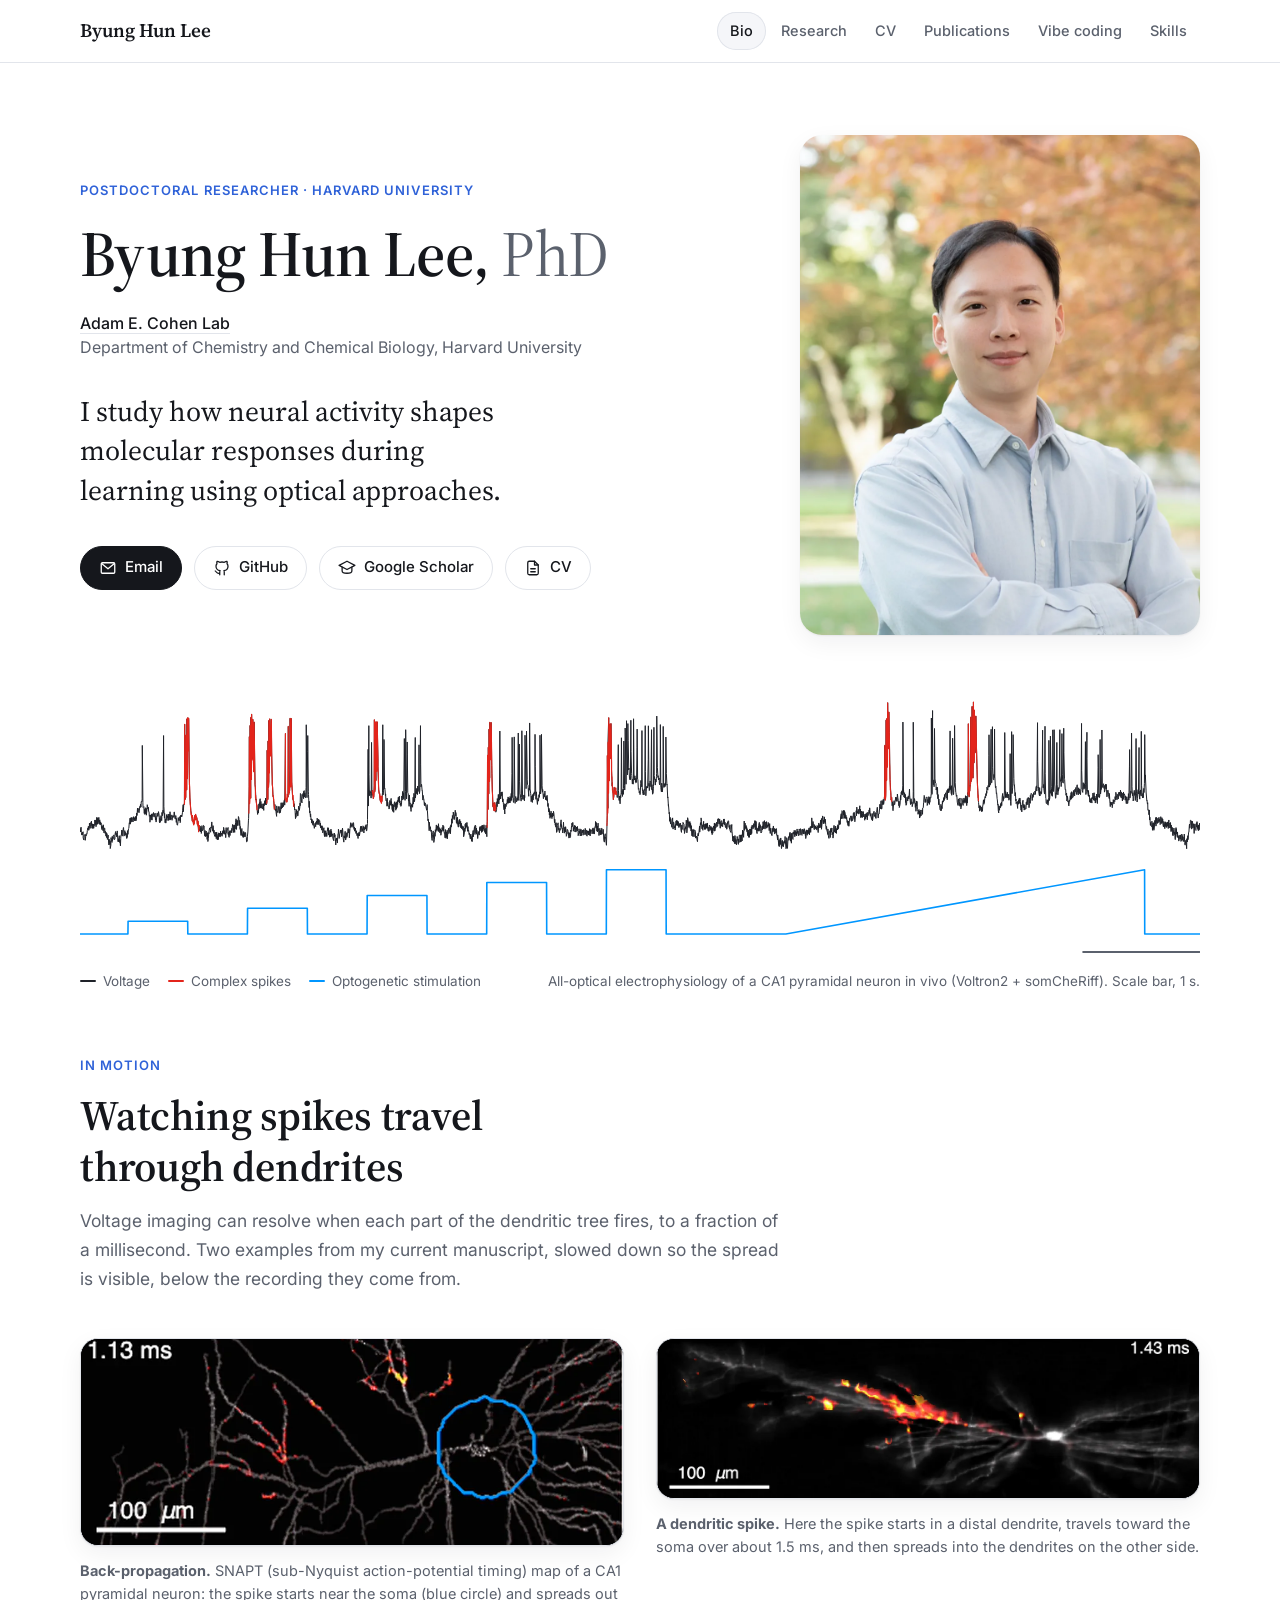
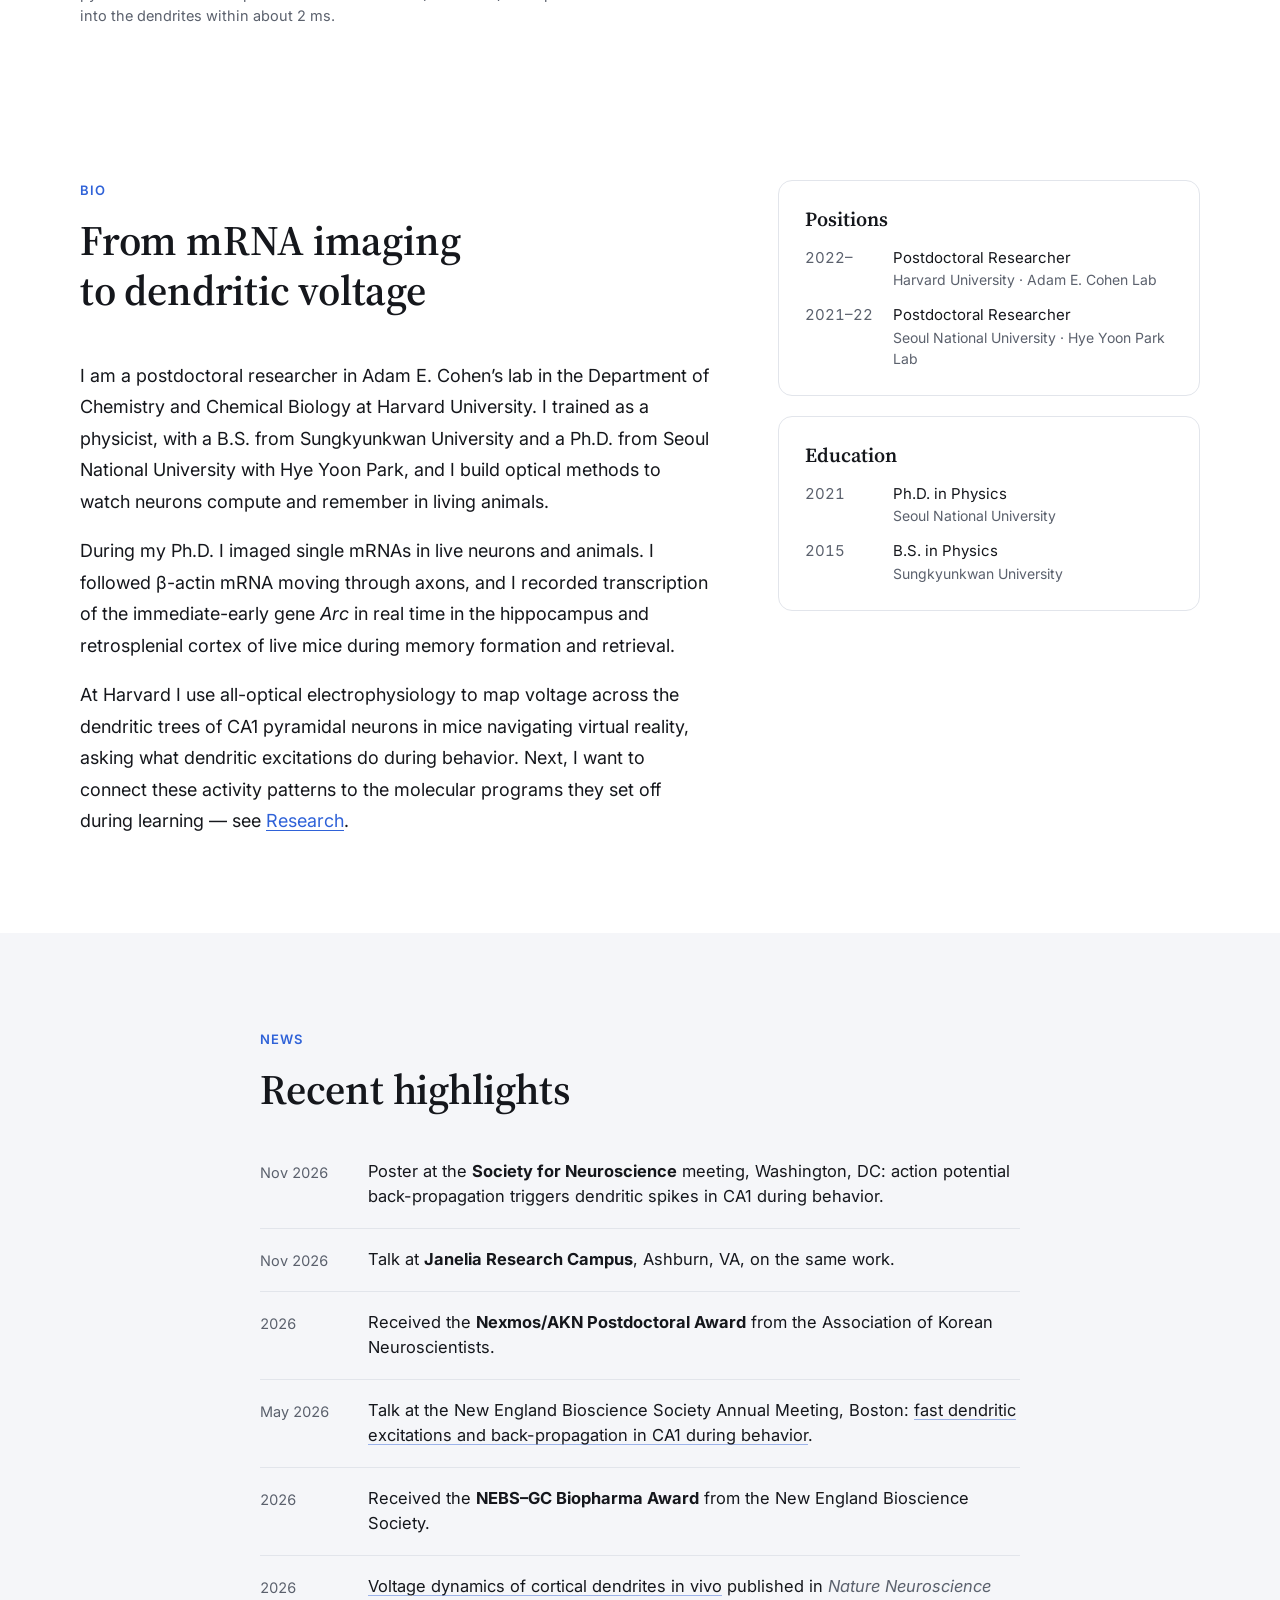
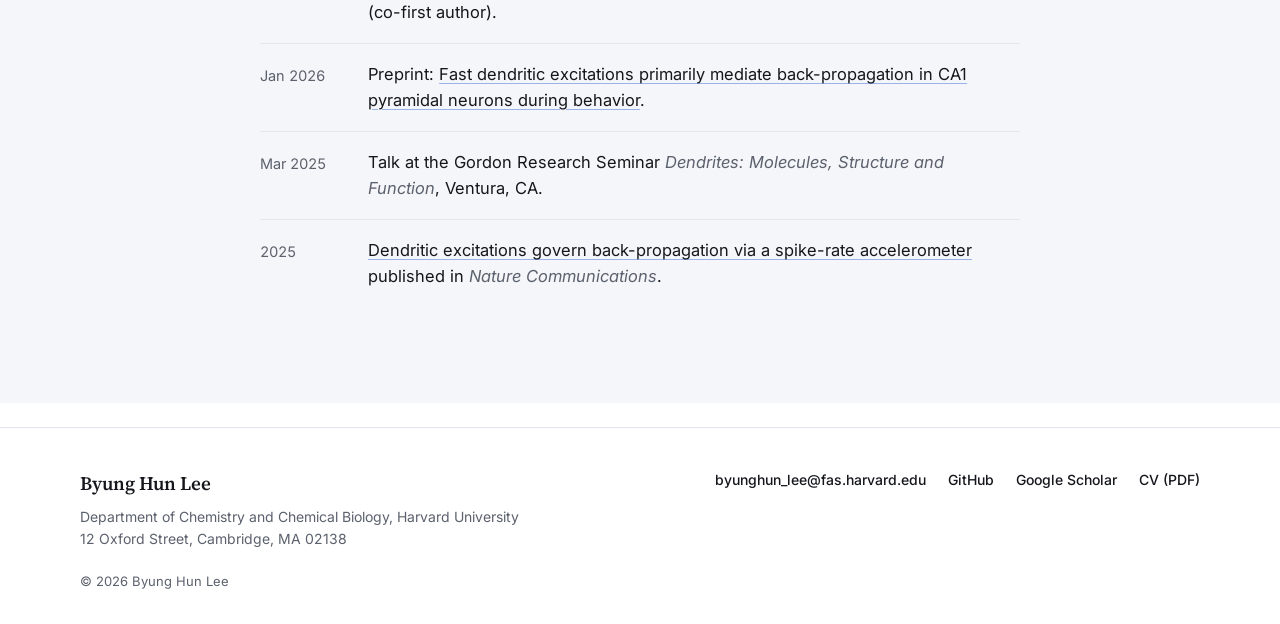
<file: index.html>
<!doctype html>
<html lang="en">
<head>
  <meta charset="utf-8">
  <meta name="viewport" content="width=device-width, initial-scale=1">
  <title>Byung Hun Lee, PhD</title>
  <meta name="description" content="Byung Hun Lee, PhD — postdoctoral researcher in the Adam E. Cohen Lab at Harvard University, studying how neural activity shapes molecular responses during learning using optical approaches.">
  <meta name="author" content="Byung Hun Lee">
  <link rel="canonical" href="https://bhlee1117.github.io/">
  <meta name="color-scheme" content="light dark">
  <meta name="theme-color" content="#ffffff" media="(prefers-color-scheme: light)">
  <meta name="theme-color" content="#0e1014" media="(prefers-color-scheme: dark)">

  <meta property="og:type" content="profile">
  <meta property="og:title" content="Byung Hun Lee, PhD">
  <meta property="og:description" content="Byung Hun Lee, PhD — postdoctoral researcher in the Adam E. Cohen Lab at Harvard University, studying how neural activity shapes molecular responses during learning using optical approaches.">
  <meta property="og:url" content="https://bhlee1117.github.io/">
  <meta property="og:image" content="https://bhlee1117.github.io/assets/img/og-image.jpg">
  <meta name="twitter:card" content="summary_large_image">

  <link rel="icon" href="/assets/img/favicon.svg" type="image/svg+xml">
  <link rel="preconnect" href="https://fonts.googleapis.com">
  <link rel="preconnect" href="https://fonts.gstatic.com" crossorigin>
  <link href="https://fonts.googleapis.com/css2?family=Inter:wght@400;500;600&family=Source+Serif+4:opsz,wght@8..60,400;8..60,600&display=swap" rel="stylesheet">
  <link rel="stylesheet" href="/assets/css/style.css">
  <script type="application/ld+json">
  {
    "@context": "https://schema.org",
    "@type": "Person",
    "name": "Byung Hun Lee",
    "honorificSuffix": "PhD",
    "jobTitle": "Postdoctoral Researcher",
    "url": "https://bhlee1117.github.io/",
    "image": "https://bhlee1117.github.io/assets/img/portrait.jpg",
    "affiliation": { "@type": "Organization", "name": "Harvard University, Department of Chemistry and Chemical Biology" },
    "alumniOf": [
      { "@type": "CollegeOrUniversity", "name": "Seoul National University" },
      { "@type": "CollegeOrUniversity", "name": "Sungkyunkwan University" }
    ],
    "sameAs": ["https://github.com/bhlee1117", "https://scholar.google.com/citations?user=bluHPzY7HD0C"]
  }
  </script>
</head>
<body>
  <a class="skip" href="#main">Skip to content</a>

  <header class="site-header">
    <nav class="nav container" aria-label="Primary">
      <a class="brand" href="/">Byung Hun Lee</a>
      <ul class="tabs">
        <li><a href="/" aria-current="page">Bio</a></li>
        <li><a href="/research/">Research</a></li>
        <li><a href="/cv/">CV</a></li>
        <li><a href="/publications/">Publications</a></li>
        <li><a href="/projects/">Vibe coding</a></li>
        <li><a href="/skills/">Skills</a></li>
      </ul>
    </nav>
  </header>

  <main id="main">
    <!-- Hero -->
    <section class="hero" id="top">
      <div class="container hero-grid">
        <div class="hero-text">
          <p class="eyebrow">Postdoctoral Researcher · Harvard University</p>
          <h1><span class="nowrap">Byung Hun Lee,</span> <span class="suffix">PhD</span></h1>
          <p class="affiliation">
            <a href="https://cohenweb.rc.fas.harvard.edu/" rel="noopener">Adam E. Cohen Lab</a><br>
            Department of Chemistry and Chemical Biology, Harvard University
          </p>
          <p class="statement">I study how neural activity shapes molecular responses during learning using optical approaches.</p>
          <ul class="hero-links">
            <li><a class="button" href="mailto:byunghun_lee@fas.harvard.edu">
              <svg aria-hidden="true" viewBox="0 0 24 24"><path d="M3 6.5A1.5 1.5 0 0 1 4.5 5h15A1.5 1.5 0 0 1 21 6.5v11a1.5 1.5 0 0 1-1.5 1.5h-15A1.5 1.5 0 0 1 3 17.5z"/><path d="m3.5 6 8.5 7 8.5-7"/></svg>
              Email</a></li>
            <li><a class="button ghost" href="https://github.com/bhlee1117" rel="noopener">
              <svg aria-hidden="true" viewBox="0 0 24 24"><path d="M9 19c-4.3 1.4-4.3-2.5-6-3m12 5v-3.5c0-1 .1-1.4-.5-2 2.8-.3 5.5-1.4 5.5-6a4.6 4.6 0 0 0-1.3-3.2 4.2 4.2 0 0 0-.1-3.2s-1.1-.3-3.5 1.3a12.3 12.3 0 0 0-6.2 0C6.5 2.8 5.4 3.1 5.4 3.1a4.2 4.2 0 0 0-.1 3.2A4.6 4.6 0 0 0 4 9.5c0 4.6 2.7 5.7 5.5 6-.6.6-.6 1.2-.5 2V21"/></svg>
              GitHub</a></li>
            <li><a class="button ghost" href="https://scholar.google.com/citations?user=bluHPzY7HD0C" rel="noopener">
              <svg aria-hidden="true" viewBox="0 0 24 24"><path d="M12 3 1.5 8.5 12 14l10.5-5.5z"/><path d="M5.5 11v5c0 1.7 2.9 3 6.5 3s6.5-1.3 6.5-3v-5"/></svg>
              Google Scholar</a></li>
            <li><a class="button ghost" href="/cv/">
              <svg aria-hidden="true" viewBox="0 0 24 24"><path d="M14 3H7a2 2 0 0 0-2 2v14a2 2 0 0 0 2 2h10a2 2 0 0 0 2-2V8z"/><path d="M14 3v5h5M9 13h6M9 17h6"/></svg>
              CV</a></li>
          </ul>
        </div>
        <figure class="portrait">
          <picture>
            <source srcset="/assets/img/portrait.webp" type="image/webp">
            <img src="/assets/img/portrait.jpg" width="960" height="1200" alt="Portrait of Byung Hun Lee">
          </picture>
        </figure>
      </div>
      <div class="container">
        <figure class="trace">
          <svg viewBox="0 -2 748 172" role="img" aria-labelledby="trace-cap">
            <path class="v" d="M0.0 84.3 0.3 86.8 0.7 83.6 0.9 87.1 1.2 88.9 1.5 87.0 1.6 88.7 1.8 86.9 2.1 86.6 2.1 90.8 2.6 92.2 2.8 88.9 3.4 88.5 3.5 92.4 3.8 89.8 3.9 88.5 4.0 89.5 4.2 88.0 4.6 88.4 4.9 85.7 5.3 84.1 5.4 85.0 5.6 83.0 5.8 85.7 6.2 84.6 6.3 80.9 6.8 84.4 7.0 81.7 7.3 80.4 7.5 82.5 7.6 79.6 8.0 84.3 8.3 81.4 8.4 84.4 8.9 83.4 9.0 81.6 9.1 84.4 9.5 81.9 9.8 82.5 9.9 78.8 10.2 82.0 10.3 79.0 10.5 79.0 10.7 83.3 11.2 77.0 11.3 81.9 11.5 77.7 11.6 81.5 12.0 77.3 12.1 80.6 12.6 77.1 12.7 81.5 13.2 78.7 13.3 81.9 13.6 80.0 13.7 81.9 14.1 80.7 14.4 84.4 14.6 85.2 14.8 82.6 15.4 86.0 15.5 82.0 15.6 82.2 16.0 86.7 16.0 87.4 16.1 84.5 16.5 84.2 16.7 87.7 17.0 86.4 17.3 89.6 17.6 87.2 17.7 90.5 18.0 87.9 18.3 91.8 18.8 88.9 18.9 91.2 19.3 95.5 19.3 92.3 19.5 91.6 20.0 95.2 20.1 92.7 20.2 97.9 20.6 95.6 20.7 90.6 21.4 93.8 21.5 89.8 21.7 92.6 21.9 90.1 22.1 91.3 22.1 89.3 22.7 88.8 22.8 92.0 23.3 91.6 23.4 88.2 23.8 86.5 23.9 88.6 24.2 87.7 24.4 90.0 24.5 88.8 24.9 86.1 25.0 88.8 25.4 93.3 25.6 91.3 25.8 93.4 26.2 89.3 26.4 93.8 26.6 92.1 27.0 96.1 27.2 91.0 27.3 89.1 27.6 89.0 27.9 85.5 28.2 89.6 28.3 86.0 28.7 85.9 29.0 83.8 29.1 83.9 29.3 89.6 29.8 89.0 29.9 85.9 30.2 89.0 30.4 87.1 30.8 87.7 30.9 89.5 31.2 91.2 31.4 87.9 31.5 90.5 31.7 85.9 32.0 88.4 32.4 84.6 32.6 84.4 32.9 80.7 33.1 81.4 33.4 77.6 33.6 81.6 34.0 77.5 34.1 80.3 34.2 77.0 34.7 79.9 34.8 77.7 35.3 77.3 35.4 80.1 35.7 76.6 36.0 78.6 36.3 77.3 36.4 79.2 36.7 77.3 36.8 79.4 37.0 76.4 37.4 79.3 37.7 78.4 37.8 74.1 38.1 75.8 38.4 70.9 38.5 73.6 38.8 71.0 39.0 72.3 39.4 74.0 39.6 72.8 39.9 69.8 40.2 70.5 40.4 68.3 40.7 70.2 40.9 66.5 41.4 66.6 41.5 64.7 41.6 29.0 42.0 67.2 42.0 67.5 42.1 70.4 42.6 69.9 42.9 74.4 43.2 71.6 43.3 75.1 43.6 70.6 43.8 74.6 44.3 71.1 44.3 75.6 44.7 72.1 44.9 68.6 45.0 68.9 45.3 71.5 45.7 70.3 45.8 73.2 46.1 73.2 46.3 76.3 46.6 75.7 46.7 80.3 47.1 75.4 47.5 78.7 47.6 78.3 47.8 74.9 48.1 78.9 48.2 74.6 48.5 75.2 48.6 76.5 49.1 73.8 49.4 76.6 49.5 76.9 49.9 74.6 50.2 74.2 50.4 78.9 50.7 76.5 50.8 80.2 51.2 77.1 51.4 74.7 51.6 74.1 51.8 76.3 52.2 76.4 52.4 73.2 52.9 75.9 53.0 79.8 53.1 80.6 53.3 77.4 53.6 80.4 53.8 77.7 54.1 75.9 54.5 79.3 54.6 79.2 54.7 73.8 55.1 75.9 55.5 72.2 55.5 74.3 55.8 22.4 56.0 69.6 56.4 77.5 56.5 74.4 56.8 80.6 57.2 78.1 57.3 80.9 57.8 75.2 57.9 78.4 58.2 79.1 58.3 76.0 58.6 77.3 58.9 74.8 59.1 79.1 59.2 76.0 59.6 74.8 60.0 78.9 60.1 73.3 60.5 78.6 60.9 75.4 61.0 77.1 61.1 77.4 61.5 79.0 61.6 78.4 61.9 75.7 62.3 75.9 62.4 76.9 62.7 77.1 62.8 73.7 63.0 73.4 63.4 78.0 63.8 78.0 63.9 75.9 64.0 75.8 64.3 80.4 64.5 77.8 64.8 81.9 65.1 82.3 65.5 79.7 65.6 77.2 65.9 79.2 66.3 79.3 66.4 77.8 66.7 76.5 66.9 80.6 67.1 80.0 67.1 75.7 67.6 76.7 67.8 75.6 68.0 76.6 68.4 74.0 68.5 72.6 68.9 68.6 69.0 73.3 69.3 68.3 69.7 68.4 69.9 14.9 70.0 53.1 70.2 65.1 70.6 63.8 70.8 22.1 71.2 58.7 71.4 11.3 71.7 51.2 71.9 10.5 72.2 32.6 72.5 10.7 72.6 11.9 73.0 49.3 73.1 55.2 73.4 64.1 73.6 66.7 74.0 72.6 74.3 74.2 74.5 76.8 74.6 75.6 75.0 79.4 75.1 75.9 75.3 79.7 75.5 79.1 75.9 82.1 76.4 78.3 76.4 81.0 76.6 75.9 76.7 79.0 77.1 78.3 77.2 75.0 77.5 78.5 77.7 76.2 78.1 77.7 78.5 82.1 78.6 79.3 78.9 83.0 79.2 86.6 79.4 83.7 79.8 82.6 79.9 85.9 80.2 82.8 80.4 86.7 80.8 83.8 81.0 87.8 81.1 87.3 81.4 82.6 81.5 83.2 81.8 86.0 82.3 85.2 82.4 82.4 82.9 82.8 82.9 85.7 83.3 89.4 83.4 85.7 83.5 85.8 83.7 90.0 84.3 86.2 84.4 89.6 84.7 87.5 84.9 91.8 85.2 87.3 85.4 93.2 85.7 91.2 86.0 87.2 86.1 88.0 86.2 86.0 86.6 84.1 86.8 85.1 87.2 87.0 87.4 83.5 87.6 84.3 88.0 80.1 88.2 82.1 88.4 85.6 88.5 86.3 88.9 82.6 89.3 87.7 89.4 85.5 89.6 86.0 89.7 88.7 90.1 89.8 90.3 87.2 90.7 89.9 90.8 86.9 91.0 91.3 91.3 87.0 91.7 92.1 92.0 89.1 92.2 88.3 92.4 91.9 92.6 87.4 93.0 89.8 93.3 87.5 93.5 89.9 93.6 90.2 93.9 86.3 94.1 89.3 94.5 87.5 94.7 88.0 94.9 89.7 95.0 89.1 95.3 86.0 95.8 87.8 95.9 83.7 96.1 84.4 96.3 88.3 96.7 85.8 96.9 88.3 97.2 87.6 97.3 90.6 97.6 83.9 97.7 87.1 98.1 87.7 98.3 85.5 98.9 83.8 99.0 88.5 99.1 87.1 99.2 89.4 99.6 90.4 99.9 86.0 100.2 89.2 100.3 86.2 100.7 87.3 100.9 85.6 101.3 87.3 101.4 84.4 101.5 85.9 101.9 81.8 102.4 83.1 102.4 87.2 102.5 85.8 102.8 82.1 103.3 87.1 103.4 82.1 103.6 84.9 103.9 80.4 104.2 78.0 104.5 85.1 104.8 78.8 105.0 82.5 105.1 79.3 105.4 82.5 105.6 80.8 105.8 76.5 106.1 77.5 106.4 82.6 106.6 79.1 107.0 85.1 107.0 83.1 107.4 89.1 107.8 89.1 107.9 85.4 108.1 84.5 108.4 88.2 108.6 89.8 108.9 87.9 109.0 90.5 109.3 86.5 109.5 90.2 109.6 87.1 110.2 90.0 110.3 87.3 110.6 87.2 110.8 89.9 111.1 90.4 111.2 93.4 111.7 93.1 111.8 89.6 112.1 86.8 112.5 78.9 112.6 77.7 113.0 56.5 113.1 23.2 113.2 67.9 113.6 15.7 114.0 64.2 114.0 54.3 114.1 10.3 114.5 45.2 114.6 8.2 115.0 38.2 115.4 11.6 115.5 20.5 115.9 44.3 116.0 46.5 116.3 13.4 116.5 28.2 116.9 55.3 117.1 57.2 117.5 65.4 117.6 64.8 117.9 68.2 118.1 69.2 118.5 74.1 118.6 75.1 118.9 72.5 119.1 74.2 119.5 68.0 119.6 71.2 120.0 66.6 120.3 64.6 120.4 68.8 120.7 70.8 120.8 66.4 121.0 71.0 121.2 69.0 121.6 68.0 121.8 70.2 122.1 71.5 122.4 68.0 122.7 72.4 122.8 68.0 123.0 69.3 123.4 65.9 123.8 68.5 123.9 64.2 124.3 68.8 124.5 65.5 124.7 67.7 125.0 32.3 125.1 39.0 125.4 65.1 125.6 26.1 125.9 56.9 126.1 53.3 126.1 12.4 126.5 47.3 126.7 11.3 127.2 36.1 127.5 29.5 127.8 11.6 127.9 24.0 128.0 33.5 128.4 54.9 128.6 56.8 128.9 63.1 129.1 62.7 129.3 66.0 129.5 67.4 129.8 71.6 130.2 68.5 130.5 72.5 130.8 71.6 130.9 73.5 131.3 76.4 131.4 69.4 131.6 71.1 131.6 72.3 132.1 73.9 132.5 70.1 132.6 69.8 132.9 72.9 133.2 74.3 133.5 69.8 133.6 70.4 133.7 74.0 134.1 71.9 134.3 67.3 134.5 71.3 134.9 68.4 135.0 67.3 135.1 70.7 135.7 67.3 135.8 69.9 136.0 68.5 136.2 66.3 136.7 64.7 136.7 68.9 137.2 21.1 137.3 64.9 137.6 64.4 137.7 66.6 138.1 66.8 138.5 64.0 138.7 61.8 138.9 63.5 139.1 16.3 139.4 61.8 139.5 56.6 139.8 60.6 140.0 59.0 140.3 10.9 140.7 56.7 140.9 53.2 141.1 11.0 141.4 53.5 141.5 55.2 141.9 61.8 142.0 62.2 142.1 64.9 142.7 66.3 142.8 69.8 143.0 67.9 143.4 72.1 143.6 71.5 143.9 77.9 144.1 74.4 144.2 77.1 144.6 71.9 144.9 74.7 145.1 72.9 145.4 76.2 145.6 75.6 145.8 72.0 146.1 69.5 146.5 72.4 146.8 70.2 147.0 67.5 147.0 69.3 147.2 61.1 147.7 61.8 147.9 66.8 148.3 67.4 148.3 64.2 148.5 63.3 148.9 61.1 149.3 64.6 149.3 59.6 149.8 59.2 149.9 63.4 150.1 60.8 150.5 64.0 150.7 63.0 151.0 57.1 151.1 15.2 151.5 61.8 151.6 63.9 152.0 32.9 152.1 22.4 152.5 60.0 152.6 61.7 153.0 70.5 153.1 66.3 153.4 74.0 153.5 72.8 153.9 76.8 154.0 74.7 154.3 78.8 154.5 78.0 154.8 80.9 155.0 78.4 155.3 81.8 155.7 82.4 155.8 79.4 156.0 81.0 156.5 84.4 156.8 82.2 157.0 81.0 157.4 83.3 157.5 80.4 157.7 81.9 157.9 79.5 158.2 81.1 158.4 77.6 158.6 78.7 158.8 81.9 159.4 78.3 159.5 81.4 159.5 81.9 159.6 79.5 160.1 79.2 160.4 82.9 160.5 80.9 160.7 84.2 161.3 82.8 161.4 85.6 161.5 84.9 161.6 82.6 162.0 83.2 162.1 87.4 162.9 84.0 163.0 87.8 163.3 89.7 163.4 85.9 163.6 90.0 163.9 87.2 164.1 86.0 164.3 89.6 164.7 87.4 164.8 89.9 165.1 86.4 165.5 83.9 165.7 86.3 165.9 84.1 166.0 88.9 166.1 85.8 166.5 85.7 166.7 90.3 167.3 85.9 167.4 90.1 167.6 84.9 167.9 89.8 168.0 86.5 168.1 88.5 168.6 88.1 168.9 91.1 169.4 92.6 169.5 88.1 169.9 87.5 170.0 90.3 170.3 88.6 170.5 92.7 170.6 92.0 170.8 95.5 171.2 90.8 171.4 92.4 171.7 91.0 171.9 94.2 172.0 92.1 172.3 87.9 172.5 87.9 172.6 85.0 173.1 91.1 173.4 88.2 173.6 87.6 173.9 85.5 174.1 86.1 174.4 87.6 174.5 85.4 174.7 90.1 175.1 88.9 175.3 84.2 175.5 86.1 175.8 91.0 176.2 93.6 176.4 89.4 176.8 90.9 176.9 87.5 177.1 86.4 177.4 92.2 177.8 90.2 177.9 87.6 178.1 87.3 178.2 90.4 178.7 88.3 178.8 86.3 179.1 84.5 179.4 87.4 179.7 85.0 179.9 90.8 180.0 88.7 180.3 84.5 180.8 80.6 180.9 83.8 181.2 81.9 181.4 83.1 181.5 82.4 181.7 81.0 182.4 83.8 182.5 80.5 182.7 80.8 183.0 85.1 183.3 83.5 183.4 86.2 183.6 86.3 183.9 84.2 184.3 87.8 184.5 86.0 184.6 86.1 185.0 89.3 185.2 87.8 185.5 89.4 185.7 91.2 185.8 87.7 186.0 89.5 186.4 86.8 186.5 87.3 186.6 89.5 187.0 86.9 187.4 83.1 187.6 86.7 187.8 83.2 188.0 82.9 188.1 84.8 188.5 86.5 189.0 82.7 189.3 83.2 189.5 85.6 189.6 87.5 189.7 83.6 190.1 85.5 190.5 83.1 190.6 82.6 190.7 84.8 191.1 81.9 191.3 86.1 191.5 86.0 192.0 81.1 192.0 78.6 192.4 31.6 192.6 69.5 192.9 15.8 193.0 48.5 193.3 62.6 193.5 62.6 193.6 59.2 194.1 60.9 194.4 64.2 194.5 62.4 194.7 27.0 195.0 62.5 195.3 59.1 195.6 60.7 195.9 64.4 196.2 63.3 196.5 56.0 196.6 11.9 196.8 60.0 197.1 58.1 197.2 13.6 197.6 52.5 197.7 13.2 198.2 46.3 198.5 13.3 198.5 15.0 199.0 38.0 199.0 43.2 199.4 56.5 199.5 58.7 199.9 61.3 200.1 61.0 200.4 65.3 200.7 66.5 200.8 64.3 201.0 63.0 201.3 67.6 201.6 66.2 202.0 60.6 202.2 15.2 202.4 62.1 202.7 59.2 203.0 25.0 203.1 25.9 203.4 58.0 203.6 57.6 204.0 62.6 204.1 61.4 204.3 65.9 204.9 65.3 205.0 69.6 205.1 64.2 205.4 69.2 205.5 66.9 205.9 69.8 206.2 69.6 206.4 71.5 206.7 70.1 206.9 65.8 207.1 66.7 207.2 68.8 207.8 64.4 207.8 69.2 208.0 66.5 208.5 71.9 208.7 68.3 208.7 73.0 209.3 68.6 209.5 73.7 209.6 71.7 209.8 67.8 210.1 66.6 210.3 70.0 210.6 67.6 210.9 72.3 211.2 66.7 211.4 71.5 211.5 67.0 211.7 70.5 212.0 65.8 212.1 68.5 212.6 63.6 212.8 66.6 213.3 62.9 213.4 67.5 213.7 66.0 213.9 68.9 214.1 67.5 214.3 69.7 214.7 68.7 214.9 62.8 215.2 65.5 215.4 59.8 215.6 59.7 215.7 64.0 216.1 61.0 216.2 65.0 216.6 24.4 217.0 64.4 217.1 65.7 217.4 59.9 217.5 18.5 218.0 61.2 218.1 64.8 218.5 35.2 218.5 26.7 218.9 60.4 219.2 61.3 219.4 66.4 219.6 66.8 219.8 69.7 220.0 62.1 220.3 68.0 220.5 67.4 220.9 71.7 221.1 73.1 221.4 68.6 221.7 69.9 221.8 68.0 222.1 70.3 222.5 63.6 222.6 68.2 223.0 61.0 223.3 63.5 223.4 66.6 223.6 64.6 223.9 23.7 224.0 64.1 224.5 59.5 224.6 61.2 224.9 57.7 225.0 59.9 225.4 61.8 225.5 56.1 225.7 59.9 226.2 58.2 226.4 28.6 226.5 55.3 226.7 61.2 227.0 59.0 227.4 15.8 227.5 41.5 227.7 56.7 228.1 55.0 228.5 59.3 228.6 59.1 229.0 65.5 229.1 62.3 229.4 64.4 229.6 64.5 230.0 68.9 230.1 67.1 230.3 69.3 230.5 67.4 230.6 69.4 231.0 69.6 231.5 72.3 231.7 71.6 231.8 68.5 232.0 72.3 232.4 79.3 232.5 78.2 232.9 80.9 233.2 86.0 233.3 80.3 233.5 83.0 233.7 84.9 234.0 83.3 234.3 86.4 234.6 85.5 234.9 91.3 235.2 92.5 235.4 88.6 235.9 86.1 236.0 90.3 236.1 88.6 236.3 93.8 236.7 91.6 237.0 87.1 237.1 89.7 237.3 85.3 237.6 87.0 237.9 83.1 238.0 82.1 238.1 85.7 238.5 85.9 238.9 82.7 239.3 86.4 239.4 81.3 239.8 86.6 239.8 84.3 240.2 84.0 240.3 87.4 240.7 84.7 241.0 89.0 241.2 88.1 241.5 85.5 241.6 86.6 241.8 83.9 242.3 85.7 242.4 82.2 242.6 86.3 242.9 83.1 243.1 86.3 243.3 87.6 243.5 87.3 243.8 90.7 244.1 85.2 244.4 91.0 244.6 86.8 244.9 90.3 245.2 85.7 245.3 91.4 245.6 88.1 245.9 85.5 246.2 84.3 246.3 87.9 246.7 86.8 246.8 85.1 247.3 83.2 247.4 88.0 247.7 82.0 247.8 83.5 248.1 83.4 248.2 78.0 248.6 81.0 248.7 75.8 249.1 77.9 249.3 73.5 249.7 76.6 249.9 78.6 250.0 78.2 250.5 73.4 250.6 72.3 251.0 76.1 251.0 73.8 251.4 80.7 251.7 77.2 251.9 81.6 252.1 77.0 252.4 82.5 252.7 83.6 252.8 80.8 253.3 78.7 253.3 81.5 253.6 78.4 253.9 83.2 254.2 79.7 254.4 84.1 254.7 81.0 254.8 84.5 255.1 84.7 255.1 82.6 255.8 85.7 255.9 83.1 256.1 84.5 256.2 90.0 256.6 88.2 257.0 84.2 257.1 86.5 257.2 81.7 257.6 84.5 257.7 80.8 258.0 83.7 258.4 80.4 258.6 81.7 258.9 86.4 259.1 83.2 259.3 86.0 259.5 85.5 259.9 88.6 260.1 87.6 260.5 90.4 260.7 91.4 260.8 88.7 261.1 88.2 261.5 92.9 261.7 89.9 261.9 93.3 262.1 90.4 262.3 87.1 262.6 85.8 262.6 90.1 263.0 87.0 263.5 83.2 263.8 88.5 263.9 82.2 264.3 82.7 264.4 87.4 264.8 84.2 264.9 88.3 265.0 85.6 265.4 88.1 265.6 91.2 265.9 88.4 266.2 86.5 266.3 88.4 266.7 88.9 266.9 83.8 267.2 86.2 267.2 83.2 267.8 85.4 267.9 83.0 268.2 87.1 268.4 82.5 268.8 86.5 269.0 82.2 269.1 86.0 269.1 83.1 269.7 85.0 269.8 82.0 270.0 84.5 270.4 87.1 270.6 84.4 270.9 88.0 271.0 88.2 271.2 82.3 271.7 90.0 271.9 81.8 272.0 79.8 272.2 35.6 272.5 71.7 272.7 30.3 273.0 61.3 273.2 18.2 273.6 50.7 273.7 13.6 274.2 38.6 274.5 20.6 274.6 13.7 275.0 42.4 275.1 47.6 275.5 61.7 275.6 65.0 275.8 69.9 276.0 67.4 276.4 72.4 276.7 72.6 276.8 69.1 277.0 67.2 277.3 72.6 277.5 68.9 277.7 73.6 278.2 72.0 278.4 66.6 278.6 69.9 278.7 64.5 279.0 67.7 279.4 61.7 279.7 68.1 279.9 63.2 280.1 65.5 280.4 19.4 280.7 59.8 280.9 64.8 281.3 62.2 281.4 60.2 281.8 62.8 281.9 60.0 282.1 62.3 282.2 66.8 282.5 64.7 282.8 68.5 283.2 72.0 283.3 67.9 283.7 74.8 283.8 69.4 284.0 71.3 284.1 68.2 284.6 69.8 284.7 67.6 285.1 68.3 285.4 65.0 285.6 67.6 285.9 63.4 286.2 67.6 286.2 64.0 286.8 67.3 286.9 64.1 287.2 67.4 287.2 63.1 287.7 66.3 288.0 61.0 288.1 65.7 288.5 47.8 288.6 23.6 288.9 64.0 289.2 64.4 289.5 67.1 289.7 65.7 289.8 62.0 290.0 23.3 290.4 63.6 290.6 67.7 290.7 64.5 291.0 63.1 291.4 66.3 291.6 66.8 291.9 64.0 292.1 65.8 292.4 62.8 292.7 20.7 292.9 64.3 293.1 65.8 293.4 28.1 293.6 53.0 293.9 61.3 294.1 62.1 294.5 65.7 294.6 66.2 294.9 63.8 295.1 19.2 295.5 61.5 295.5 59.3 295.6 65.0 296.3 64.9 296.4 62.1 296.8 66.0 296.9 62.4 297.0 63.9 297.2 22.2 297.8 55.5 297.9 57.9 298.0 56.5 298.2 19.4 298.7 52.0 298.9 55.3 299.2 55.7 299.5 60.2 299.7 63.0 299.7 57.7 300.2 58.9 300.3 14.0 300.6 58.1 301.0 61.3 301.1 62.4 301.3 66.6 301.8 62.6 301.9 65.2 302.1 67.1 302.3 61.8 302.6 65.5 303.0 61.0 303.1 62.7 303.4 60.0 303.8 61.6 303.9 21.6 304.0 43.0 304.4 62.9 304.5 65.0 304.8 60.0 305.0 63.5 305.4 67.6 305.5 68.4 305.8 64.4 306.2 66.2 306.5 61.9 306.8 63.7 307.0 60.0 307.1 61.4 307.2 22.2 307.6 61.4 308.0 57.7 308.1 57.8 308.2 21.6 308.6 56.0 308.9 60.2 309.0 58.4 309.5 64.6 309.5 64.0 309.9 61.3 310.4 63.4 310.4 60.5 310.5 59.5 310.6 63.1 311.1 65.4 311.2 63.0 311.6 65.7 311.7 62.7 312.0 62.3 312.5 69.8 312.6 67.7 313.0 73.4 313.3 71.1 313.5 75.5 313.6 72.5 313.9 77.7 314.1 74.2 314.3 76.8 314.6 72.9 315.0 76.9 315.2 77.9 315.5 74.4 315.5 76.8 315.6 74.4 316.1 76.2 316.2 73.0 316.5 74.5 316.9 80.6 317.1 78.3 317.4 82.3 317.6 81.0 317.8 83.6 318.0 80.6 318.3 87.1 318.7 86.1 318.8 82.5 319.3 80.7 319.5 85.2 319.6 84.4 320.0 86.5 320.2 87.3 320.5 84.4 320.6 85.7 320.7 83.8 321.3 78.7 321.5 83.8 321.6 81.9 322.0 84.9 322.1 84.4 322.4 87.5 322.8 83.7 322.9 80.3 323.0 82.4 323.4 86.5 323.5 87.6 323.7 83.7 324.2 86.8 324.3 83.3 324.6 85.5 324.8 89.7 325.0 89.0 325.5 85.1 325.9 86.0 326.0 88.0 326.1 87.1 326.5 90.9 326.7 90.4 327.0 87.3 327.1 87.7 327.2 90.7 327.6 90.0 327.8 85.5 328.0 86.5 328.3 82.4 328.6 80.8 329.0 83.2 329.1 80.4 329.4 84.0 329.5 86.3 329.7 83.8 330.1 84.9 330.3 82.4 330.6 86.8 330.8 82.7 331.1 83.8 331.2 86.9 331.7 83.5 332.0 86.1 332.2 83.1 332.4 85.9 332.6 84.7 332.7 89.3 333.2 87.3 333.3 86.1 333.8 87.8 333.9 84.7 334.1 89.5 334.1 86.2 334.7 85.1 334.9 89.3 335.0 87.8 335.4 85.6 335.5 87.3 335.9 85.5 336.0 89.0 336.3 85.3 336.7 85.4 336.8 88.1 337.3 88.7 337.4 84.4 337.8 85.6 337.8 88.3 338.1 85.5 338.2 89.2 338.7 89.6 338.9 86.0 339.3 87.7 339.4 86.4 339.6 88.8 339.6 86.1 340.2 88.7 340.3 84.6 340.7 89.5 341.0 85.2 341.1 87.2 341.3 85.5 341.9 85.7 342.0 88.1 342.2 86.7 342.3 84.4 342.7 84.1 342.9 87.9 343.3 84.4 343.4 87.2 343.5 88.2 343.9 83.2 344.2 83.2 344.3 79.8 344.7 84.2 344.8 80.5 345.2 86.3 345.5 82.8 345.7 86.8 346.0 80.9 346.1 83.9 346.4 86.3 346.6 89.2 347.0 85.9 347.2 84.3 347.5 88.8 347.5 85.7 348.0 87.2 348.2 88.5 348.4 84.3 348.5 84.3 348.9 87.8 349.4 88.4 349.4 85.0 349.6 87.3 349.8 92.1 350.2 93.6 350.3 90.1 350.8 88.0 350.8 91.0 351.0 90.4 351.4 94.3 351.6 95.7 352.0 80.4 352.1 76.0 352.2 35.8 352.6 71.0 352.6 26.9 353.1 10.5 353.5 51.9 353.6 52.5 353.7 14.8 354.1 37.8 354.5 21.7 354.6 14.4 355.0 40.1 355.0 45.3 355.4 56.2 355.5 53.9 355.9 60.6 356.0 60.5 356.2 65.1 356.5 63.0 356.8 57.0 357.1 61.2 357.3 59.3 357.8 57.4 357.9 61.5 358.2 59.8 358.4 61.8 358.6 62.6 358.7 63.8 359.1 63.6 359.5 28.5 359.6 59.1 360.0 65.3 360.1 65.8 360.2 62.8 360.7 68.0 361.0 62.5 361.1 64.1 361.4 60.5 361.6 23.9 361.9 61.6 362.1 59.3 362.3 63.1 362.6 58.3 362.9 61.7 363.0 57.7 363.2 26.1 363.7 55.7 363.8 58.8 364.0 54.4 364.1 17.4 364.7 54.9 365.0 12.5 365.1 25.9 365.5 48.0 365.6 48.7 365.9 14.4 366.1 25.7 366.5 45.4 366.6 44.1 367.0 50.7 367.4 52.1 367.5 50.2 367.6 51.7 367.9 12.2 368.0 33.1 368.4 47.9 368.5 49.1 368.9 54.7 369.1 51.5 369.4 54.9 369.6 53.3 369.7 11.2 370.0 48.1 370.3 52.1 370.6 49.3 371.0 53.5 371.2 50.9 371.2 54.0 371.7 53.6 372.0 30.6 372.1 18.1 372.4 51.5 372.6 52.0 372.9 58.3 373.2 57.8 373.5 60.7 373.8 59.6 374.0 61.9 374.1 61.7 374.5 54.5 374.6 52.4 374.9 56.4 375.1 56.7 375.3 19.1 375.5 56.9 375.7 59.9 376.2 62.1 376.4 59.1 376.8 61.9 376.8 58.3 377.2 59.1 377.5 15.8 377.6 46.4 377.9 62.6 378.1 60.0 378.4 56.4 378.9 57.3 379.0 56.4 379.1 57.5 379.5 38.4 379.6 15.9 380.0 56.3 380.0 54.3 380.2 59.2 380.5 57.2 380.7 52.8 381.2 53.7 381.3 56.6 381.7 18.5 381.9 58.6 382.0 55.2 382.4 61.6 382.5 58.2 382.6 61.1 383.0 56.6 383.3 16.9 383.5 49.1 383.9 52.5 384.2 55.5 384.5 51.4 384.7 53.5 385.0 49.8 385.1 47.6 385.2 9.4 385.6 43.6 386.0 50.4 386.1 49.2 386.4 52.1 386.8 50.7 386.9 54.2 387.1 55.3 387.5 50.6 387.6 15.1 387.9 57.1 388.3 60.0 388.4 55.9 388.5 54.2 388.9 60.1 389.0 59.4 389.4 53.9 389.5 16.3 389.8 56.1 390.0 57.1 390.5 54.5 390.6 56.7 391.0 53.9 391.1 55.7 391.3 23.4 391.6 47.8 392.0 55.5 392.1 55.0 392.5 64.0 392.6 63.4 393.0 69.6 393.0 68.5 393.5 74.7 393.6 73.7 393.8 79.7 394.0 76.8 394.4 81.4 394.5 77.8 394.9 81.5 395.3 83.7 395.4 79.7 395.8 77.4 395.9 82.5 396.1 84.9 396.3 80.2 396.6 80.4 396.9 84.3 397.4 82.6 397.5 85.5 397.6 84.4 397.8 81.3 398.1 79.4 398.5 82.4 398.6 78.9 399.0 82.5 399.1 79.5 399.1 82.2 399.6 79.9 399.7 82.9 400.0 83.9 400.2 81.1 400.6 83.2 400.8 81.5 401.0 80.9 401.4 85.8 401.7 87.1 401.9 82.1 402.0 82.7 402.1 85.1 402.6 84.7 402.7 80.4 403.4 81.8 403.5 85.8 403.6 84.5 403.7 87.8 404.1 86.1 404.3 83.3 404.6 84.9 404.9 78.9 405.1 81.3 405.3 87.4 405.6 84.2 405.8 77.3 406.4 80.1 406.5 83.2 406.7 83.8 407.0 80.2 407.1 83.1 407.3 79.8 407.5 84.4 407.8 81.1 408.1 86.2 408.3 82.6 408.7 89.4 408.8 85.2 409.3 89.9 409.4 85.2 409.6 85.1 410.0 88.2 410.1 90.0 410.2 85.5 410.9 85.8 411.0 89.8 411.1 87.2 411.1 90.9 411.7 89.6 412.0 91.6 412.4 93.3 412.5 90.0 412.8 87.7 413.0 89.5 413.0 89.1 413.4 86.7 413.8 82.9 413.9 86.9 414.0 85.6 414.4 80.6 414.7 82.1 414.8 77.4 415.1 79.9 415.4 84.7 415.6 82.0 415.8 85.1 416.0 85.7 416.5 79.7 416.6 83.3 416.7 81.7 417.2 85.1 417.5 81.5 417.6 85.1 417.8 81.3 418.4 81.6 418.5 84.3 418.6 81.2 418.8 84.4 419.0 80.8 419.4 85.8 419.9 86.4 420.0 83.6 420.0 86.2 420.4 82.2 420.8 83.1 420.9 85.7 421.0 85.2 421.4 83.1 421.8 87.5 421.9 83.8 422.2 88.6 422.3 84.1 422.6 87.6 422.7 84.5 423.1 82.9 423.4 86.0 423.7 80.8 423.8 86.2 424.1 86.2 424.5 83.1 424.6 81.2 424.8 83.8 425.1 80.3 425.5 83.1 425.9 82.9 426.0 78.3 426.0 81.4 426.3 77.8 426.8 79.4 426.9 81.6 427.2 78.1 427.4 81.4 427.6 84.3 427.7 80.7 428.3 79.2 428.3 83.0 428.8 80.8 428.9 82.0 429.2 83.3 429.3 80.8 429.9 78.2 430.0 81.6 430.2 78.1 430.5 82.0 430.8 80.3 430.9 82.9 431.2 83.9 431.3 81.9 431.6 81.1 431.9 85.0 432.2 84.0 432.5 80.0 432.5 81.4 433.0 79.3 433.2 79.7 433.4 83.7 433.8 82.9 433.9 85.0 434.1 82.0 434.2 86.1 434.8 87.2 434.9 84.9 435.3 81.8 435.4 86.2 435.5 86.7 436.0 92.9 436.3 89.7 436.5 91.1 436.7 93.6 436.8 89.7 437.3 94.7 437.4 89.2 437.6 90.4 438.0 94.7 438.1 91.8 438.4 95.4 438.6 93.9 438.9 89.8 439.1 91.3 439.4 93.2 439.7 95.1 439.9 91.4 440.1 93.9 440.3 89.0 440.9 89.0 440.9 93.6 441.2 92.1 441.3 88.8 441.5 93.4 441.7 88.7 442.2 92.8 442.5 85.6 442.7 89.1 442.7 86.2 443.2 90.4 443.5 81.7 443.6 79.5 443.8 85.7 444.2 80.9 444.5 84.5 444.9 82.5 445.0 85.2 445.2 83.4 445.5 86.7 445.5 84.6 445.9 89.0 446.2 89.5 446.3 85.5 446.6 90.4 446.7 87.0 447.1 90.4 447.3 84.8 447.8 88.8 447.9 84.8 448.2 88.5 448.4 83.3 448.6 87.8 448.8 82.2 449.1 82.4 449.4 84.9 449.6 84.5 450.0 81.2 450.2 83.8 450.5 81.1 450.7 79.2 451.0 85.3 451.1 84.1 451.2 79.4 451.7 80.1 451.8 86.3 452.2 87.9 452.3 84.4 452.8 86.2 452.9 84.0 453.0 86.3 453.2 82.6 453.7 80.4 453.9 85.6 454.1 86.3 454.2 81.9 454.7 84.5 454.8 87.5 455.3 86.6 455.5 83.0 455.7 85.4 455.9 82.7 456.1 83.6 456.2 80.0 456.6 84.7 456.8 79.8 457.1 79.2 457.5 84.9 457.6 80.1 457.7 83.8 458.0 83.0 458.4 80.7 458.5 79.9 458.6 84.3 459.0 82.0 459.4 83.7 459.6 80.4 459.9 82.9 460.1 81.9 460.3 85.9 460.6 81.2 460.9 86.8 461.0 87.8 461.3 84.3 461.5 86.1 461.9 89.0 462.2 89.3 462.4 84.4 462.8 86.9 462.9 83.9 463.1 82.8 463.4 86.3 463.7 84.4 464.0 88.2 464.1 86.9 464.4 84.9 464.8 87.5 465.0 84.5 465.2 85.7 465.3 88.9 465.5 88.7 465.9 92.1 466.0 88.8 466.4 92.8 466.8 96.0 466.9 92.1 467.0 96.6 467.2 92.5 467.8 90.9 467.9 95.2 468.0 90.8 468.5 97.9 468.6 97.1 468.8 92.6 469.2 92.5 469.3 96.3 469.6 93.2 469.7 96.7 470.1 94.5 470.5 92.6 470.7 94.4 470.9 89.8 471.0 91.9 471.5 98.0 471.8 97.5 472.0 92.3 472.0 90.6 472.2 95.3 472.5 97.8 472.8 92.2 473.4 89.8 473.4 92.4 473.7 91.2 473.9 87.9 474.0 90.2 474.2 87.0 474.6 93.0 475.0 87.8 475.1 94.3 475.3 89.4 475.6 87.5 475.8 91.2 476.2 91.8 476.3 86.8 476.8 88.3 477.0 85.7 477.4 90.0 477.5 87.0 477.9 88.6 478.0 85.8 478.4 89.5 478.5 86.9 478.6 89.3 478.9 84.8 479.1 85.9 479.4 87.9 479.5 86.2 479.8 89.3 480.0 88.8 480.3 84.8 480.7 86.0 480.8 89.0 481.1 88.1 481.2 84.6 481.7 85.4 481.8 88.5 482.2 89.1 482.5 84.9 482.7 85.3 482.8 87.4 483.1 88.2 483.2 85.3 483.6 88.1 483.7 84.6 484.2 86.8 484.5 89.4 484.5 86.6 484.7 91.2 485.0 89.3 485.1 85.4 485.7 89.0 485.9 85.7 486.1 88.2 486.4 85.3 486.5 87.8 486.9 84.1 487.2 88.8 487.3 85.1 487.8 83.2 488.0 87.1 488.1 85.0 488.4 82.9 488.6 84.1 488.7 77.4 489.2 84.0 489.5 79.9 489.6 79.8 489.9 82.7 490.4 85.3 490.5 81.9 490.7 82.2 490.9 84.2 491.3 82.8 491.4 84.8 491.7 83.5 491.8 85.3 492.2 85.3 492.3 82.5 492.6 82.8 492.9 86.5 493.0 87.2 493.4 80.8 493.5 82.1 493.8 84.0 494.0 81.9 494.3 84.0 494.6 78.9 495.0 83.6 495.2 77.8 495.2 85.0 495.7 80.2 495.9 76.1 496.1 76.4 496.5 81.3 496.6 78.9 497.0 81.1 497.1 76.7 497.3 80.1 497.8 78.3 498.0 81.9 498.0 81.9 498.4 85.1 498.6 83.1 498.9 86.5 499.1 86.6 499.4 88.5 499.5 84.8 499.8 89.4 500.2 91.1 500.3 86.5 500.8 86.1 501.0 90.5 501.1 90.5 501.3 84.5 501.7 84.2 501.8 87.0 502.2 84.2 502.3 88.7 502.7 87.1 502.9 90.9 503.2 88.7 503.4 83.5 503.6 82.4 504.0 86.9 504.2 86.0 504.5 82.9 504.5 87.5 504.9 84.6 505.2 87.8 505.3 84.6 505.6 85.4 505.8 83.0 506.0 85.4 506.1 82.0 506.6 84.6 506.9 79.1 507.3 81.9 507.5 79.4 507.7 81.7 508.0 76.8 508.4 74.6 508.5 78.0 508.7 76.7 508.9 72.6 509.4 73.1 509.5 77.9 509.6 76.4 509.9 72.4 510.1 75.5 510.5 72.5 510.5 77.7 510.6 72.9 511.1 74.3 511.3 77.8 511.5 75.6 511.9 78.3 512.0 76.9 512.4 80.5 512.5 79.2 512.8 82.5 513.2 82.4 513.3 79.5 513.5 83.0 514.0 77.7 514.2 78.6 514.5 76.8 514.9 76.0 515.0 79.3 515.2 79.7 515.4 76.4 515.6 76.2 515.8 79.3 516.1 79.1 516.5 74.4 516.8 74.0 517.0 77.9 517.0 73.7 517.4 79.0 517.5 80.0 517.9 76.2 518.4 75.8 518.4 72.6 518.5 76.0 518.8 70.2 519.0 72.5 519.4 74.4 519.8 71.7 519.9 74.5 520.1 74.9 520.5 72.2 520.8 69.3 520.9 74.5 521.2 71.6 521.5 77.3 521.6 73.0 521.9 76.8 522.1 72.8 522.5 77.2 522.6 74.6 522.7 73.4 523.2 73.2 523.4 76.7 523.5 74.8 524.0 77.3 524.1 79.0 524.4 74.9 524.7 78.0 524.9 74.6 525.4 76.9 525.4 74.6 525.5 74.0 525.8 78.7 526.2 73.6 526.4 75.8 526.8 75.3 527.0 72.1 527.2 74.4 527.4 70.7 527.6 72.5 527.8 76.3 528.1 74.5 528.5 77.6 528.6 77.3 529.0 78.9 529.1 74.5 529.3 79.3 529.5 78.0 529.9 74.0 530.3 73.0 530.5 76.5 530.6 76.3 530.9 75.1 531.1 73.8 531.4 77.6 531.7 77.8 531.8 74.8 532.0 73.9 532.4 70.8 532.5 70.3 532.9 76.1 533.1 77.5 533.3 74.8 533.7 74.8 534.0 70.9 534.2 68.3 534.5 71.4 534.7 69.6 535.0 66.0 535.1 67.9 535.3 71.5 535.6 71.3 535.7 65.8 536.0 66.6 536.1 68.6 536.5 65.0 536.7 68.4 537.0 66.5 537.4 61.7 537.5 29.0 537.9 65.5 538.1 62.8 538.4 12.1 538.6 52.5 538.9 11.1 539.1 43.6 539.4 0.5 539.5 8.3 539.8 31.2 540.2 6.7 540.5 20.3 540.6 26.5 541.0 51.6 541.1 53.6 541.5 60.6 541.6 62.6 541.7 65.4 542.1 63.8 542.4 69.3 542.6 66.6 543.0 72.6 543.0 71.6 543.4 68.1 543.7 65.9 543.9 68.6 544.1 68.6 544.4 66.3 544.5 65.8 544.8 63.5 545.1 66.3 545.3 63.8 545.7 66.4 545.9 61.5 546.2 63.9 546.5 65.8 546.7 66.7 546.9 69.3 547.1 66.3 547.2 70.5 547.7 68.3 548.0 62.4 548.1 65.5 548.5 60.2 548.6 61.6 548.9 59.3 549.2 62.2 549.5 55.6 549.6 13.4 550.0 61.0 550.0 58.7 550.3 63.5 550.7 60.6 550.9 64.1 551.2 61.7 551.4 67.1 551.5 63.4 551.6 69.0 552.0 68.7 552.3 64.0 552.5 63.6 552.8 66.1 553.2 62.7 553.3 64.3 553.6 64.8 554.0 58.2 554.1 62.2 554.4 65.5 554.7 68.5 555.0 64.6 555.2 65.5 555.3 67.9 555.7 66.7 555.8 69.9 556.4 67.0 556.5 59.8 556.5 13.5 556.9 67.8 557.1 67.6 557.3 64.5 557.6 66.0 557.9 70.4 558.1 67.6 558.3 73.0 558.7 66.1 558.8 69.4 559.0 66.4 559.3 71.8 559.6 73.0 559.7 75.0 560.3 71.8 560.5 74.9 560.6 72.7 560.7 77.5 561.3 76.3 561.4 73.0 561.6 72.1 561.8 75.9 562.3 75.3 562.4 72.1 562.7 74.9 562.8 70.8 563.2 70.6 563.4 67.3 563.5 66.2 563.8 62.4 564.0 63.1 564.4 67.1 564.7 65.0 564.9 67.0 565.0 66.3 565.1 63.7 565.8 63.6 565.8 69.1 566.2 68.1 566.2 65.1 566.6 67.5 566.9 63.2 567.3 68.4 567.5 63.7 567.6 67.0 567.7 63.8 568.2 64.2 568.5 61.2 568.6 10.7 569.0 61.7 569.1 61.2 569.4 5.7 569.5 52.0 569.9 55.3 570.3 52.0 570.4 56.6 570.5 53.4 570.7 17.7 571.0 51.4 571.4 54.2 571.7 54.5 571.8 58.8 572.2 56.9 572.5 61.8 572.7 57.0 572.9 64.6 573.1 61.8 573.5 68.6 573.6 64.8 573.9 69.0 574.1 69.1 574.4 72.1 574.9 72.5 575.0 68.3 575.2 72.6 575.3 69.4 575.8 71.2 576.0 66.2 576.0 68.1 576.4 65.9 576.5 66.8 576.9 63.8 577.2 65.8 577.4 61.8 577.5 64.8 577.7 62.3 578.2 60.6 578.3 63.5 578.9 64.2 579.0 59.1 579.2 65.3 579.5 58.3 579.6 58.0 579.8 60.7 580.2 57.9 580.3 60.5 580.7 56.1 580.8 59.0 581.1 19.3 581.3 58.5 581.5 56.6 581.9 61.3 582.0 55.9 582.2 62.3 582.5 60.2 582.8 24.2 583.1 58.7 583.4 61.9 583.5 61.5 583.6 57.6 584.0 56.1 584.1 15.7 584.5 53.9 584.9 60.2 585.0 60.6 585.3 63.0 585.6 62.3 585.9 66.9 586.4 69.1 586.5 65.6 586.7 64.7 587.0 68.5 587.3 69.2 587.5 66.5 587.7 64.1 587.8 69.7 588.2 67.7 588.3 71.4 588.5 70.4 589.0 66.8 589.0 64.4 589.4 67.1 589.8 69.1 589.9 65.8 590.0 67.2 590.4 64.1 590.6 66.8 590.8 65.1 591.0 67.6 591.4 62.6 591.5 67.0 591.9 62.9 592.2 69.2 592.5 64.7 592.6 67.5 593.0 60.5 593.1 61.8 593.3 14.6 593.8 63.2 594.0 57.4 594.2 59.5 594.5 55.7 594.5 56.2 594.9 10.1 595.1 53.2 595.4 49.2 595.6 50.7 595.8 3.0 596.2 47.5 596.4 50.7 596.5 46.9 596.7 0.0 597.0 40.7 597.3 5.4 597.5 18.0 597.8 33.9 598.0 27.1 598.3 9.4 598.6 23.3 598.9 38.0 599.1 45.1 599.5 57.5 599.6 59.0 600.0 66.0 600.1 67.1 600.5 70.8 600.6 69.2 600.8 72.9 601.2 72.4 601.4 69.3 601.9 72.2 602.0 70.1 602.1 73.2 602.2 71.2 602.7 73.0 602.9 69.2 603.0 69.3 603.4 65.4 603.7 68.3 603.9 65.2 604.0 67.2 604.4 63.2 604.8 64.0 605.0 61.2 605.2 62.6 605.5 59.4 605.6 61.0 605.7 56.9 606.3 58.9 606.4 55.9 606.8 56.9 607.0 35.9 607.1 21.9 607.4 56.8 607.5 56.1 608.0 54.2 608.0 55.2 608.5 18.2 608.5 44.9 608.7 54.0 609.0 53.9 609.4 16.5 609.5 43.9 609.9 51.7 610.3 52.0 610.4 48.4 610.6 50.5 610.8 18.1 611.0 50.0 611.4 57.3 611.7 56.3 612.0 61.1 612.2 60.7 612.5 64.5 612.6 64.9 613.0 68.9 613.1 68.3 613.3 72.6 613.6 74.1 613.6 69.2 614.1 72.3 614.3 69.6 614.8 70.6 614.9 67.8 615.0 69.8 615.4 66.9 615.6 69.2 615.9 63.5 616.2 61.1 616.4 66.3 616.7 65.8 616.9 63.2 617.0 64.6 617.4 60.1 617.6 20.4 618.0 63.8 618.2 59.8 618.3 63.7 618.6 61.3 618.8 63.7 619.1 63.8 619.3 60.2 619.7 64.1 620.0 61.6 620.1 63.0 620.4 65.6 620.9 63.6 621.0 60.9 621.2 34.5 621.5 66.6 621.7 69.1 621.9 62.0 622.0 61.4 622.2 19.8 622.5 61.2 622.9 57.3 623.0 54.2 623.2 21.8 623.7 51.1 623.9 55.6 624.1 55.3 624.5 62.8 624.7 60.5 625.0 66.1 625.1 64.8 625.2 67.9 625.7 66.7 626.0 69.1 626.2 71.1 626.3 66.4 626.6 68.3 626.8 65.5 627.0 68.0 627.2 64.5 627.6 67.6 627.7 64.1 628.0 66.4 628.4 70.9 628.5 72.3 628.6 68.8 629.0 73.4 629.4 67.4 629.8 65.6 629.9 70.4 630.1 70.7 630.4 68.3 630.6 72.2 630.9 69.1 631.1 68.9 631.2 71.5 631.8 71.5 632.0 66.9 632.1 68.7 632.4 66.0 632.7 64.4 633.0 68.7 633.1 68.3 633.3 63.7 633.7 65.1 633.8 70.6 634.1 67.8 634.4 64.1 634.6 67.7 634.7 62.4 635.0 64.4 635.1 61.1 635.9 61.6 635.9 65.8 636.1 64.5 636.4 62.0 636.5 63.7 636.9 60.6 637.1 62.1 637.3 60.3 637.9 59.5 638.0 61.8 638.2 59.4 638.5 56.7 638.9 56.0 639.0 59.5 639.1 56.8 639.5 13.8 639.6 39.6 640.0 57.4 640.0 56.8 640.5 61.3 640.8 62.6 640.9 57.2 641.1 62.8 641.4 59.9 641.7 60.0 641.9 61.6 642.2 61.0 642.4 56.7 642.5 56.8 642.9 18.8 643.0 44.1 643.3 57.4 643.6 55.1 643.8 59.0 644.2 61.5 644.5 16.2 644.6 47.6 645.0 64.2 645.1 64.5 645.3 67.7 645.6 67.9 645.9 65.2 646.1 65.4 646.3 68.6 646.6 68.9 647.0 63.9 647.1 25.6 647.4 65.8 647.7 64.1 647.9 59.0 648.0 61.0 648.1 22.8 648.7 56.6 648.9 62.4 649.1 58.2 649.4 63.0 649.5 59.8 649.7 18.6 650.2 59.8 650.5 51.0 650.6 18.5 651.0 55.4 651.1 56.1 651.5 64.3 651.7 64.2 651.9 60.7 652.1 61.7 652.4 27.0 652.6 54.9 653.0 60.7 653.1 62.0 653.5 57.2 653.5 59.5 653.7 57.7 654.0 57.8 654.4 18.5 654.5 49.4 654.9 53.0 655.1 52.7 655.3 56.5 655.5 53.1 655.8 21.1 656.1 48.2 656.3 53.6 656.7 54.2 657.0 17.5 657.1 33.7 657.5 51.3 657.6 51.9 658.0 58.6 658.3 58.4 658.5 62.3 658.9 60.8 659.0 63.6 659.1 62.7 659.1 66.1 659.5 63.0 659.9 66.8 660.0 66.0 660.4 69.4 660.5 68.3 660.8 65.6 661.0 66.3 661.4 62.6 661.6 65.2 661.9 60.5 662.1 64.9 662.3 59.9 662.7 60.7 662.8 64.0 663.3 63.6 663.5 59.1 663.8 62.4 663.9 60.4 664.3 62.7 664.4 58.4 664.6 60.2 664.9 57.8 665.1 57.1 665.4 61.5 665.6 61.8 665.8 56.0 666.0 55.3 666.2 60.3 666.7 62.1 667.0 57.3 667.4 61.2 667.4 58.6 667.6 58.2 667.7 60.3 668.2 61.9 668.4 58.3 668.6 58.2 668.9 14.3 669.0 45.7 669.4 59.3 669.7 60.4 670.0 53.9 670.2 56.2 670.5 58.3 670.7 57.5 670.7 54.5 671.2 57.7 671.5 26.5 671.6 55.2 671.8 61.8 672.1 59.9 672.5 20.2 672.5 37.9 672.8 58.2 673.0 60.2 673.5 62.9 673.5 59.1 673.8 63.0 674.1 62.3 674.4 66.9 674.8 65.0 674.9 67.2 675.3 66.7 675.3 64.1 675.8 67.5 675.9 64.0 676.0 63.6 676.3 64.6 676.5 60.8 676.9 65.6 677.3 60.6 677.4 63.4 677.7 65.9 677.8 62.8 678.1 67.5 678.3 64.2 678.6 65.3 679.0 61.5 679.0 64.7 679.3 67.4 679.5 67.8 680.0 43.7 680.0 35.2 680.4 63.6 680.6 61.4 680.9 63.8 681.1 61.9 681.3 25.0 681.6 61.4 681.9 58.6 682.2 58.5 682.4 45.1 682.5 18.7 682.8 56.9 683.0 57.1 683.2 55.4 683.6 54.6 683.9 57.7 684.1 55.7 684.2 60.2 684.6 58.7 685.0 54.9 685.3 58.0 685.4 55.0 685.6 58.6 685.8 63.4 686.0 63.0 686.2 59.2 686.6 58.8 686.9 61.8 687.4 64.5 687.4 61.0 687.6 62.8 687.9 67.7 688.1 69.9 688.3 66.8 688.8 67.1 688.8 68.9 689.3 66.8 689.4 70.6 689.5 69.8 690.0 66.5 690.1 65.2 690.3 67.4 690.6 68.0 690.7 65.6 691.1 66.5 691.3 63.2 691.6 65.4 691.8 60.3 692.2 62.3 692.5 65.3 692.6 65.4 692.9 61.7 693.3 61.8 693.4 64.8 693.5 61.9 693.9 60.2 694.0 62.5 694.2 60.2 694.8 63.2 694.9 58.9 695.3 61.3 695.4 64.1 695.5 63.0 695.6 60.3 696.2 66.1 696.4 60.9 696.8 65.1 696.9 60.1 697.1 64.0 697.4 61.3 697.9 62.4 698.0 65.6 698.1 65.5 698.3 62.8 698.8 67.9 698.9 63.5 699.3 63.3 699.5 67.8 699.8 67.7 699.9 65.0 700.1 65.6 700.2 61.2 700.5 65.5 700.9 42.9 701.0 31.8 701.2 64.2 701.5 62.7 701.8 59.4 702.0 61.0 702.3 20.8 702.6 56.6 702.9 62.6 703.2 60.6 703.4 66.1 703.7 64.2 704.0 59.5 704.1 59.0 704.4 62.4 704.7 60.6 704.8 65.8 705.0 62.4 705.3 24.4 705.6 61.4 706.0 66.8 706.3 64.6 706.4 60.0 706.7 58.5 706.9 61.4 707.3 30.4 707.4 62.0 707.8 64.9 707.9 59.6 708.0 61.8 708.4 58.7 708.7 62.8 708.8 19.6 709.0 55.7 709.5 63.3 709.7 64.1 709.9 61.1 710.1 64.0 710.5 57.7 710.6 60.5 710.9 54.3 711.1 21.8 711.4 50.5 711.5 48.7 712.0 59.4 712.0 60.1 712.5 65.8 712.6 65.5 712.9 68.2 713.1 67.3 713.2 72.3 713.8 72.1 713.9 75.3 714.1 72.1 714.4 78.8 714.5 76.9 714.9 82.3 715.0 80.5 715.2 82.7 715.8 83.2 715.9 79.6 716.3 85.7 716.4 81.7 716.7 80.8 717.0 84.8 717.1 80.6 717.2 85.7 717.6 82.8 717.8 79.1 718.2 81.6 718.5 77.1 718.6 82.9 719.0 78.8 719.0 77.1 719.2 80.0 719.6 81.1 719.9 77.6 720.0 80.7 720.4 78.7 720.6 77.0 720.9 79.8 721.0 78.3 721.4 81.9 721.7 81.1 721.8 76.6 722.2 81.2 722.5 78.1 722.6 77.3 723.0 80.5 723.1 78.2 723.2 81.6 723.6 83.4 723.8 79.8 724.2 80.9 724.5 84.6 724.8 80.0 725.0 83.1 725.1 80.3 725.4 83.0 725.5 80.6 725.6 83.8 726.3 80.1 726.4 83.0 726.7 80.3 726.8 84.5 727.2 78.8 727.3 83.6 727.8 84.0 727.9 80.8 728.2 84.0 728.3 80.5 728.7 86.6 728.8 82.2 729.2 85.9 729.4 83.7 729.7 84.0 729.7 89.0 730.1 89.4 730.5 85.0 730.6 84.2 731.0 88.5 731.1 86.9 731.5 91.9 731.5 91.0 732.0 83.9 732.0 88.2 732.2 84.7 732.5 88.4 732.9 90.5 733.0 86.8 733.1 88.8 733.6 89.4 733.8 92.9 734.0 92.3 734.4 89.6 734.7 88.8 734.8 91.6 735.0 88.8 735.3 93.1 735.7 92.3 735.8 88.2 736.2 89.0 736.5 92.4 736.7 90.0 736.9 93.2 737.4 91.9 737.5 88.2 737.8 93.9 737.9 95.1 738.1 95.6 738.5 92.3 738.7 92.6 738.9 95.2 739.1 98.0 739.2 91.3 739.5 93.5 739.9 89.3 740.0 92.0 740.4 87.0 740.6 87.0 740.9 82.4 741.0 81.6 741.2 84.3 741.5 82.6 741.6 79.0 742.3 79.4 742.4 84.9 742.7 83.7 742.9 79.6 743.1 81.0 743.3 84.2 743.6 81.3 743.9 83.6 744.1 87.8 744.5 81.5 744.7 81.4 744.8 85.2 745.3 85.8 745.4 82.1 745.7 80.7 745.9 83.6 746.0 79.9 746.4 84.5 746.5 82.8 746.8 85.7 747.0 82.1 747.1 85.9 747.8 80.9 747.9 85.3 748.0 83.9"/>
            <g class="cs"><path d="M69.6 68.1 69.7 68.4 69.8 66.7 69.9 14.9 70.0 53.1 70.2 65.1 70.3 63.6 70.4 63.4 70.6 63.8 70.7 63.2 70.8 22.1 70.9 55.1 71.0 58.3 71.2 58.7 71.3 58.2 71.4 11.3 71.5 35.0 71.7 51.2 71.8 24.5 71.9 10.5 72.1 27.1 72.2 32.6 72.3 20.9 72.5 10.7 72.6 11.9 72.7 27.7 72.8 37.1 73.0 49.3 73.1 55.2 73.2 56.3 73.3 60.5 73.4 64.1 73.6 68.4 73.6 66.7 73.8 70.2 74.0 72.6 74.1 74.7 74.1 74.9 74.3 74.2 74.5 76.8 74.6 75.6 74.7 77.2 74.8 76.1 75.0 79.4 75.1 75.9 75.2 77.9 75.3 79.7 75.4 77.2 75.5 79.1 75.6 80.6 75.9 82.1 75.9 79.4 76.0 79.5 76.2 80.3 76.4 78.3 76.4 81.0 76.6 75.9 76.7 79.0 76.8 76.3 76.9 77.2 77.1 78.3 77.2 75.0 77.3 76.3 77.4 78.0 77.5 78.5 77.7 76.2 77.8 77.2 77.9 78.0 78.1 77.7 78.2 81.4 78.4 79.3 78.5 82.1 78.6 79.3 78.7 80.1 78.9 83.0 79.0 79.8 79.2 84.0 79.2 86.6 79.4 83.7 79.5 84.8 79.6 85.0 79.7 83.0 79.8 82.6"/><path d="M112.7 74.1 112.8 74.2 113.0 56.5 113.1 23.2 113.2 67.9 113.3 67.8 113.4 66.5 113.5 63.2 113.6 15.7 113.8 60.4 114.0 64.2 114.0 54.3 114.1 10.3 114.3 47.5 114.5 51.7 114.5 45.2 114.6 8.2 114.8 23.0 114.9 38.9 115.0 38.2 115.2 19.0 115.3 16.1 115.4 11.6 115.5 20.5 115.7 32.3 115.8 36.7 115.9 44.3 116.0 46.5 116.2 15.1 116.3 13.4 116.4 22.1 116.5 28.2 116.7 45.9 116.8 49.2 116.9 55.3 117.1 57.2 117.2 64.1 117.3 62.3 117.5 65.4 117.6 64.8 117.7 66.9 117.8 67.1 117.9 68.2 118.1 69.2 118.2 71.9 118.3 69.2"/><path d="M124.7 67.7 124.7 66.3 124.9 66.4 125.0 32.3 125.1 39.0 125.2 65.0 125.4 65.1 125.5 63.6 125.6 26.1 125.7 51.7 125.9 56.9 126.0 53.9 126.1 53.3 126.1 12.4 126.3 39.7 126.5 47.4 126.5 47.3 126.7 11.3 126.8 16.4 127.0 24.8 127.0 31.0 127.2 36.1 127.4 31.8 127.5 29.5 127.5 23.4 127.7 13.3 127.8 11.6 127.9 24.0 128.0 33.5 128.2 45.5 128.4 50.8 128.4 54.9 128.6 56.8 128.7 59.2 128.8 62.6 128.9 63.1 129.1 62.7 129.2 63.4 129.3 66.0 129.4 64.9 129.5 67.4 129.7 70.5 129.8 68.8 129.8 71.6"/><path d="M136.9 65.4 137.0 64.8 137.2 21.1 137.2 58.4 137.3 64.9 137.5 61.5 137.6 64.4 137.7 66.6 137.9 65.0 138.0 65.9 138.1 64.8 138.1 66.8 138.3 66.6 138.5 64.0 138.6 63.3 138.7 61.8 138.8 62.8 138.9 63.5 139.1 16.3 139.2 53.8 139.3 59.6 139.4 61.8 139.5 56.6 139.7 60.5 139.8 60.6 139.9 59.3 140.0 59.0 140.2 52.6 140.3 10.9 140.5 53.5 140.5 55.4 140.7 56.7 140.9 56.0 140.9 53.2 141.0 47.4 141.1 11.0 141.3 46.5 141.4 53.5 141.5 55.2 141.7 58.6 141.8 58.5 141.9 61.8 142.0 62.2 142.1 64.9 142.3 64.7 142.3 62.3 142.6 68.3 142.7 66.3 142.8 69.4 142.8 69.8"/><path d="M195.2 59.9 195.3 59.1 195.4 60.9 195.6 60.7 195.7 63.5 195.8 61.7 195.9 64.4 196.1 61.6 196.2 63.3 196.3 61.9 196.5 56.0 196.6 11.9 196.7 56.9 196.8 60.0 196.9 59.2 197.1 58.1 197.2 13.6 197.3 37.2 197.4 50.9 197.6 52.5 197.7 13.2 197.8 17.4 198.0 37.9 198.1 43.1 198.2 46.3 198.3 40.5 198.5 13.3 198.5 15.0 198.7 23.7 198.8 29.1 199.0 38.0 199.0 43.2 199.2 49.0 199.3 52.0 199.4 56.5 199.5 58.7 199.7 60.7 199.8 60.8 199.9 61.3 200.1 61.0 200.2 64.0 200.3 61.9 200.4 65.3 200.6 65.5 200.7 66.5 200.8 65.7 200.8 64.3 201.0 63.0 201.1 66.5 201.3 67.6 201.3 63.8 201.6 66.2 201.7 62.9 201.8 66.1"/><path d="M271.9 83.7 271.9 81.8 272.0 79.8 272.2 35.6 272.3 49.3 272.4 69.7 272.5 71.7 272.7 30.3 272.8 30.5 272.9 58.4 273.0 61.3 273.2 18.2 273.3 46.5 273.5 53.1 273.6 50.7 273.7 13.6 273.8 20.5 274.0 33.4 274.2 38.6 274.2 33.1 274.3 29.8 274.5 20.6 274.6 13.7 274.7 17.5 274.8 26.5 275.0 42.4 275.1 47.6 275.2 54.5 275.3 59.0 275.5 61.7 275.6 65.0 275.7 66.0 275.8 69.9 275.9 67.6 276.0 67.4 276.2 68.3 276.3 68.2 276.4 72.4 276.5 70.3 276.7 72.6 276.8 69.1 277.0 70.2 277.0 67.2 277.2 71.1 277.3 72.6 277.4 71.1 277.5 68.9 277.6 71.8"/><path d="M351.9 82.4 352.0 80.4 352.1 76.0 352.2 35.8 352.3 71.3 352.5 74.2 352.6 71.0 352.6 26.9 352.8 55.2 353.0 60.9 353.1 51.3 353.1 10.5 353.3 46.1 353.5 51.9 353.6 52.5 353.7 14.8 353.8 20.2 354.0 34.1 354.0 35.8 354.1 37.8 354.3 33.9 354.5 21.7 354.6 14.4 354.7 17.8 354.8 24.5 355.0 40.1 355.0 45.3 355.2 52.1 355.3 49.9 355.4 56.2 355.5 53.9 355.6 59.0 355.8 59.2 355.9 60.6 356.0 60.5 356.2 65.1 356.3 62.0 356.4 63.7 356.5 63.0 356.6 59.2 356.8 57.0 356.9 61.3 357.1 61.2 357.2 60.4 357.3 60.9 357.3 59.3 357.5 61.5 357.7 58.1 357.8 57.4 357.9 61.5 358.2 59.8 358.2 60.4 358.3 60.9 358.4 61.8"/><path d="M537.2 64.2 537.3 64.0 537.4 61.7 537.5 29.0 537.7 60.0 537.8 62.7 537.9 65.5 538.1 62.8 538.2 59.9 538.4 12.1 538.4 45.5 538.5 51.7 538.6 52.5 538.8 52.1 538.9 11.1 539.0 33.0 539.1 43.6 539.3 42.5 539.4 0.5 539.5 8.3 539.7 24.6 539.8 31.2 540.0 16.3 540.1 12.9 540.2 6.7 540.3 10.0 540.5 20.3 540.6 26.5 540.7 40.9 540.8 42.8 541.0 51.6 541.1 53.6 541.2 58.8 541.3 58.9 541.5 60.6 541.6 62.6 541.7 65.4 541.8 65.4 542.0 64.1 542.1 63.8 542.1 66.5"/><path d="M593.0 60.5 593.1 61.8 593.2 53.4 593.3 14.6 593.5 57.7 593.6 60.0 593.7 61.2 593.8 63.2 594.0 57.4 594.1 57.1 594.2 59.5 594.3 59.1 594.5 55.7 594.5 56.2 594.6 52.5 594.8 54.5 594.9 10.1 595.0 52.2 595.1 53.2 595.4 49.2 595.5 51.9 595.5 49.5 595.6 50.7 595.8 3.0 595.9 43.5 596.1 49.2 596.2 47.5 596.3 47.6 596.4 50.7 596.5 46.9 596.7 0.0 596.8 19.8 596.9 39.6 597.0 40.7 597.2 39.4 597.3 36.9 597.3 5.4 597.5 18.0 597.7 30.2 597.8 33.9 597.8 32.6 598.0 27.1 598.2 14.1 598.3 9.4 598.5 17.2 598.6 23.3 598.7 31.3 598.8 33.6 598.9 38.0 599.1 45.1 599.2 50.2 599.3 54.0 599.5 57.5 599.6 59.0 599.7 63.7 599.9 62.1 600.0 66.0"/></g>
            <path class="stim" d="M0.0 155.0 32.0 155.0 32.1 146.4 71.9 146.4 72.0 155.0 111.8 155.0 111.9 137.8 151.8 137.8 151.9 155.0 191.7 155.0 191.8 129.2 231.7 129.2 231.8 155.0 271.6 155.0 271.7 120.6 311.6 120.6 311.7 155.0 351.5 155.0 351.6 112.0 391.4 112.0 391.5 155.0 471.4 155.0 711.0 112.0 711.1 155.0 748.0 155.0"/>
            <path class="bar" d="M669.5 167 H748"/>
          </svg>
          <figcaption id="trace-cap" class="trace-cap">
            <span class="key"><i class="sw v"></i>Voltage</span>
            <span class="key"><i class="sw cs"></i>Complex spikes</span>
            <span class="key"><i class="sw stim"></i>Optogenetic stimulation</span>
            <span class="trace-note">All-optical electrophysiology of a CA1 pyramidal neuron in vivo (Voltron2&nbsp;+&nbsp;somCheRiff). Scale bar, 1&nbsp;s.</span>
          </figcaption>
        </figure>
      </div>
    </section>

    <section class="section tight" id="movies">
      <div class="container">
        <header class="section-head">
          <p class="eyebrow">In motion</p>
          <h2>Watching spikes travel through dendrites</h2>
          <p class="section-lead">Voltage imaging can resolve when each part of the dendritic tree fires, to a fraction of a millisecond. Two examples from my current manuscript, slowed down so the spread is visible, below the recording they come from.</p>
        </header>
        <div class="movie-row">
                  <figure class="wide-media">
            <div class="media-frame" style="aspect-ratio: 908 / 348">
              <video class="loop-video speed-2x" autoplay muted loop playsinline preload="metadata" poster="/assets/video/snapt-bap-poster.webp"
                     aria-label="Spike-timing map of a CA1 pyramidal neuron: activity appears near the soma and spreads outward into the dendrites over about two milliseconds.">
                <source src="/assets/video/snapt-bap.mp4" type="video/mp4">
              </video>
            </div>
            <figcaption><strong>Back-propagation.</strong> SNAPT (sub-Nyquist action-potential timing) map of a CA1 pyramidal neuron: the spike starts near the soma (blue circle) and spreads out into the dendrites within about 2 ms.</figcaption>
          </figure>
          <figure class="wide-media">
            <div class="media-frame" style="aspect-ratio: 1294 / 384">
              <video class="loop-video speed-2x" autoplay muted loop playsinline preload="metadata" poster="/assets/video/snapt-dendritic-spike-poster.webp"
                     aria-label="Spike-timing map of a CA1 pyramidal neuron: activity starts in a distal dendrite, travels toward the soma, then spreads into the dendrites on the other side.">
                <source src="/assets/video/snapt-dendritic-spike.mp4" type="video/mp4">
              </video>
            </div>
            <figcaption><strong>A dendritic spike.</strong> Here the spike starts in a distal dendrite, travels toward the soma over about 1.5 ms, and then spreads into the dendrites on the other side.</figcaption>
          </figure>
        </div>
      </div>
    </section>

    <section class="section tight" id="bio">
      <div class="container bio-grid">
        <div>
          <header class="section-head">
            <p class="eyebrow">Bio</p>
            <h2>From mRNA imaging to dendritic voltage</h2>
          </header>
          <div class="prose">
            <p>I am a postdoctoral researcher in Adam E. Cohen’s lab in the Department of Chemistry and Chemical Biology at Harvard University. I trained as a physicist, with a B.S. from Sungkyunkwan University and a Ph.D. from Seoul National University with Hye Yoon Park, and I build optical methods to watch neurons compute and remember in living animals.</p>
            <p>During my Ph.D. I imaged single mRNAs in live neurons and animals. I followed β-actin mRNA moving through axons, and I recorded transcription of the immediate-early gene <i>Arc</i> in real time in the hippocampus and retrosplenial cortex of live mice during memory formation and retrieval.</p>
            <p>At Harvard I use all-optical electrophysiology to map voltage across the dendritic trees of CA1 pyramidal neurons in mice navigating virtual reality, asking what dendritic excitations do during behavior. Next, I want to connect these activity patterns to the molecular programs they set off during learning — see <a href="/research/">Research</a>.</p>
          </div>
        </div>
        <aside>
          <div class="side-card">
            <h2>Positions</h2>
            <ul class="facts">
              <li><span class="when">2022–</span><span class="what">Postdoctoral Researcher<span>Harvard University · Adam E. Cohen Lab</span></span></li>
              <li><span class="when">2021–22</span><span class="what">Postdoctoral Researcher<span>Seoul National University · Hye Yoon Park Lab</span></span></li>
            </ul>
          </div>
          <div class="side-card">
            <h2>Education</h2>
            <ul class="facts">
              <li><span class="when">2021</span><span class="what">Ph.D. in Physics<span>Seoul National University</span></span></li>
              <li><span class="when">2015</span><span class="what">B.S. in Physics<span>Sungkyunkwan University</span></span></li>
            </ul>
          </div>
        </aside>
      </div>
    </section>

    <section class="section alt" id="news">
      <div class="container narrow">
        <header class="section-head">
          <p class="eyebrow">News</p>
          <h2>Recent highlights</h2>
        </header>
        <ul class="news">
          <li><span class="when">Nov 2026</span><p class="what">Poster at the <strong>Society for Neuroscience</strong> meeting, Washington, DC: action potential back-propagation triggers dendritic spikes in CA1 during behavior.</p></li>
          <li><span class="when">Nov 2026</span><p class="what">Talk at <strong>Janelia Research Campus</strong>, Ashburn, VA, on the same work.</p></li>
          <li><span class="when">2026</span><p class="what">Received the <strong>Nexmos/AKN Postdoctoral Award</strong> from the Association of Korean Neuroscientists.</p></li>
          <li><span class="when">May 2026</span><p class="what">Talk at the New England Bioscience Society Annual Meeting, Boston: <a href="https://doi.org/10.64898/2026.01.03.696606" rel="noopener">fast dendritic excitations and back-propagation in CA1 during behavior</a>.</p></li>
          <li><span class="when">2026</span><p class="what">Received the <strong>NEBS–GC Biopharma Award</strong> from the New England Bioscience Society.</p></li>
          <li><span class="when">2026</span><p class="what"><a href="https://doi.org/10.1038/s41593-026-02339-4" rel="noopener">Voltage dynamics of cortical dendrites in vivo</a> published in <em>Nature Neuroscience</em> (co-first author).</p></li>
          <li><span class="when">Jan 2026</span><p class="what">Preprint: <a href="https://doi.org/10.64898/2026.01.03.696606" rel="noopener">Fast dendritic excitations primarily mediate back-propagation in CA1 pyramidal neurons during behavior</a>.</p></li>
          <li><span class="when">Mar 2025</span><p class="what">Talk at the Gordon Research Seminar <em>Dendrites: Molecules, Structure and Function</em>, Ventura, CA.</p></li>
          <li><span class="when">2025</span><p class="what"><a href="https://doi.org/10.1038/s41467-025-55819-9" rel="noopener">Dendritic excitations govern back-propagation via a spike-rate accelerometer</a> published in <em>Nature Communications</em>.</p></li>
        </ul>
      </div>
    </section>
  </main>

  <footer class="site-footer">
    <div class="container footer-grid">
      <div>
        <a class="brand" href="/">Byung Hun Lee</a>
        <p>Department of Chemistry and Chemical Biology, Harvard University<br>12 Oxford Street, Cambridge, MA 02138</p>
      </div>
      <ul class="footer-links">
        <li><a href="mailto:byunghun_lee@fas.harvard.edu">byunghun_lee@fas.harvard.edu</a></li>
        <li><a href="https://github.com/bhlee1117" rel="noopener">GitHub</a></li>
        <li><a href="https://scholar.google.com/citations?user=bluHPzY7HD0C" rel="noopener">Google Scholar</a></li>
        <li><a href="/assets/cv/Byung_Hun_Lee_CV.pdf">CV (PDF)</a></li>
      </ul>
    </div>
    <div class="container footer-meta">© <span id="year">2026</span> Byung Hun Lee</div>
  </footer>

  <script src="/assets/js/main.js" defer></script>
</body>
</html>
</file>
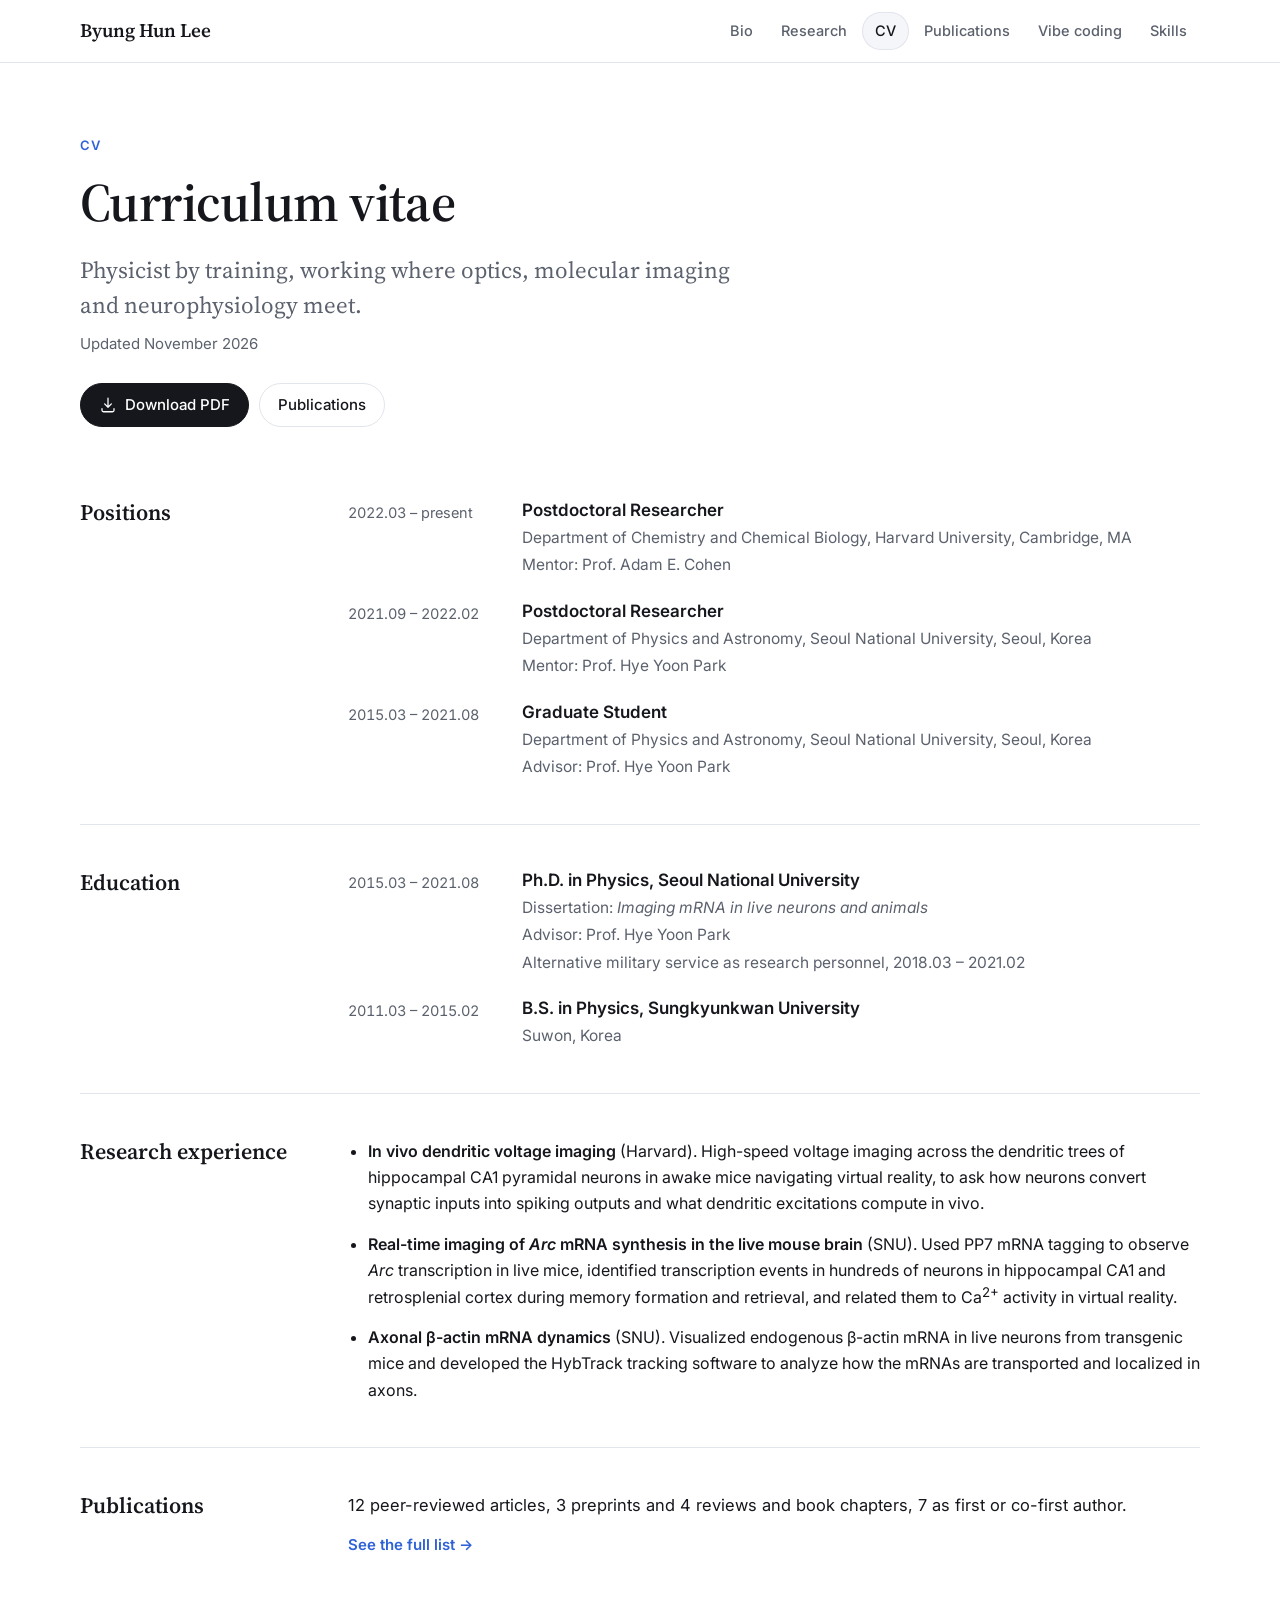
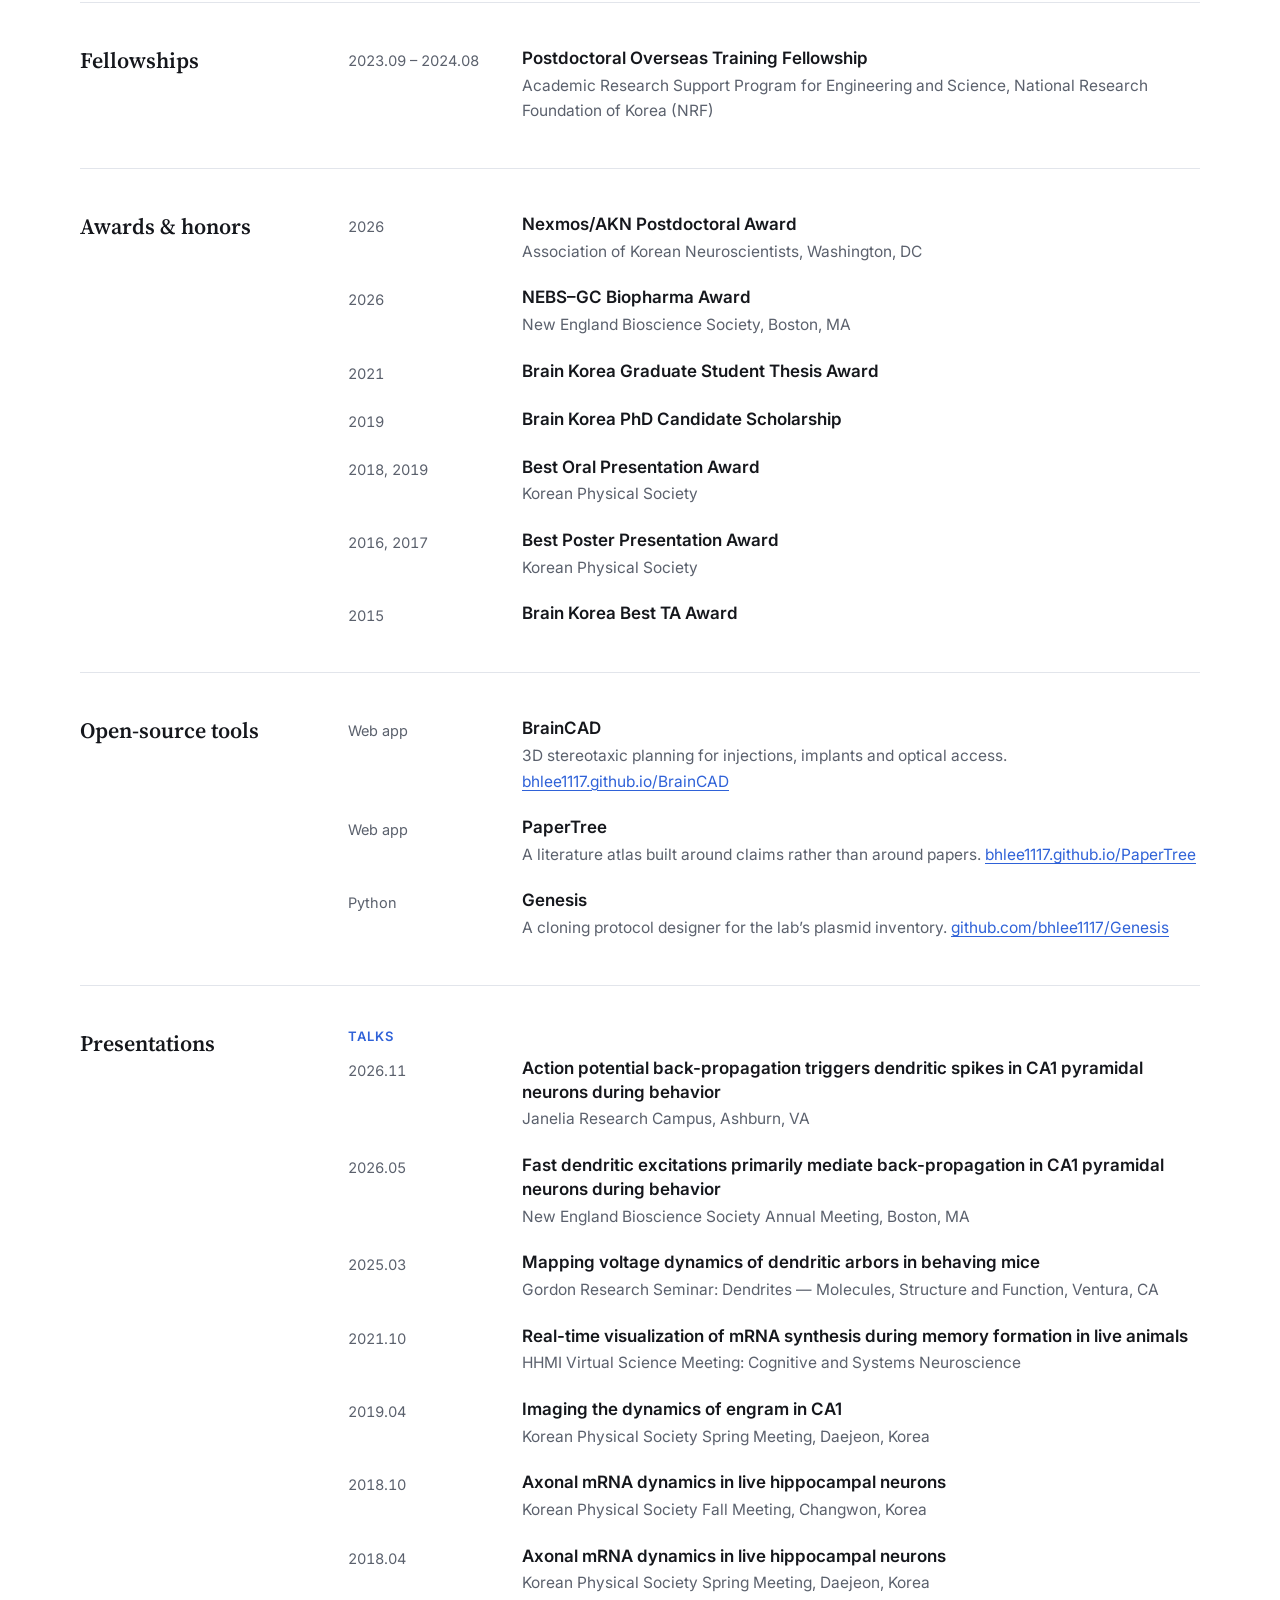
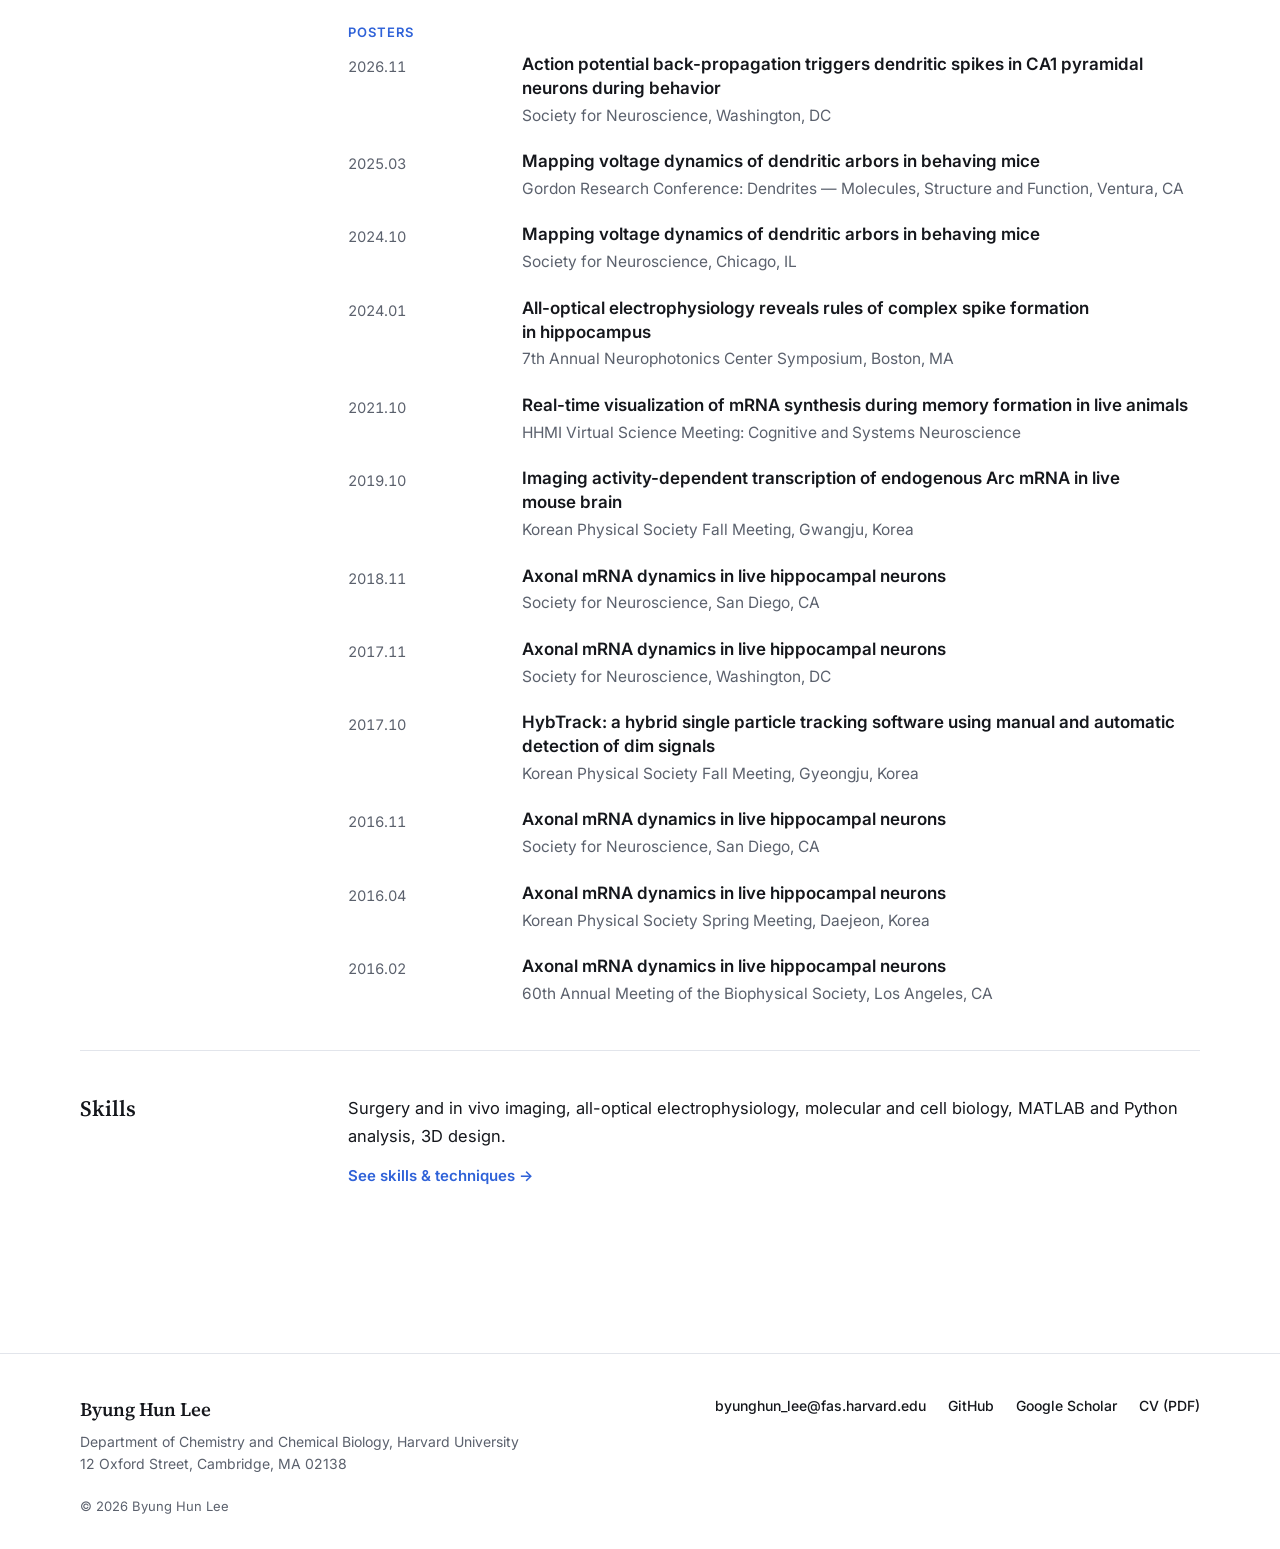
<file: cv/index.html>
<!doctype html>
<html lang="en">
<head>
  <meta charset="utf-8">
  <meta name="viewport" content="width=device-width, initial-scale=1">
  <title>CV · Byung Hun Lee</title>
  <meta name="description" content="Curriculum vitae of Byung Hun Lee: positions, education, research experience, fellowships, awards and presentations.">
  <meta name="author" content="Byung Hun Lee">
  <link rel="canonical" href="https://bhlee1117.github.io/cv/">
  <meta name="color-scheme" content="light dark">
  <meta name="theme-color" content="#ffffff" media="(prefers-color-scheme: light)">
  <meta name="theme-color" content="#0e1014" media="(prefers-color-scheme: dark)">

  <meta property="og:type" content="profile">
  <meta property="og:title" content="CV · Byung Hun Lee">
  <meta property="og:description" content="Curriculum vitae of Byung Hun Lee: positions, education, research experience, fellowships, awards and presentations.">
  <meta property="og:url" content="https://bhlee1117.github.io/cv/">
  <meta property="og:image" content="https://bhlee1117.github.io/assets/img/og-image.jpg">
  <meta name="twitter:card" content="summary_large_image">

  <link rel="icon" href="/assets/img/favicon.svg" type="image/svg+xml">
  <link rel="preconnect" href="https://fonts.googleapis.com">
  <link rel="preconnect" href="https://fonts.gstatic.com" crossorigin>
  <link href="https://fonts.googleapis.com/css2?family=Inter:wght@400;500;600&family=Source+Serif+4:opsz,wght@8..60,400;8..60,600&display=swap" rel="stylesheet">
  <link rel="stylesheet" href="/assets/css/style.css">
</head>
<body>
  <a class="skip" href="#main">Skip to content</a>

  <header class="site-header">
    <nav class="nav container" aria-label="Primary">
      <a class="brand" href="/">Byung Hun Lee</a>
      <ul class="tabs">
        <li><a href="/">Bio</a></li>
        <li><a href="/research/">Research</a></li>
        <li><a href="/cv/" aria-current="page">CV</a></li>
        <li><a href="/publications/">Publications</a></li>
        <li><a href="/projects/">Vibe coding</a></li>
        <li><a href="/skills/">Skills</a></li>
      </ul>
    </nav>
  </header>

  <main id="main">
    <section class="page-head">
      <div class="container">
        <p class="eyebrow">CV</p>
        <h1>Curriculum vitae</h1>
        <p class="lead">Physicist by training, working where optics, molecular imaging and neurophysiology meet.</p>
        <p class="cv-updated">Updated November 2026</p>
        <div class="page-actions">
          <a class="button" href="/assets/cv/Byung_Hun_Lee_CV.pdf">
            <svg aria-hidden="true" viewBox="0 0 24 24"><path d="M12 3v12m0 0-4.5-4.5M12 15l4.5-4.5M4 17v2a2 2 0 0 0 2 2h12a2 2 0 0 0 2-2v-2"/></svg>
            Download PDF</a>
          <a class="button ghost" href="/publications/">Publications</a>
        </div>
      </div>
    </section>

    <section class="section tight">
      <div class="container">
        <section class="cv-block" id="positions">
          <h2>Positions</h2>
          <ul class="cv-list">
            <li class="cv-item"><span class="cv-when">2022.03 – present</span><div class="cv-what"><h3>Postdoctoral Researcher</h3><p>Department of Chemistry and Chemical Biology, Harvard University, Cambridge, MA</p><p>Mentor: Prof. Adam E. Cohen</p></div></li>
            <li class="cv-item"><span class="cv-when">2021.09 – 2022.02</span><div class="cv-what"><h3>Postdoctoral Researcher</h3><p>Department of Physics and Astronomy, Seoul National University, Seoul, Korea</p><p>Mentor: Prof. Hye Yoon Park</p></div></li>
            <li class="cv-item"><span class="cv-when">2015.03 – 2021.08</span><div class="cv-what"><h3>Graduate Student</h3><p>Department of Physics and Astronomy, Seoul National University, Seoul, Korea</p><p>Advisor: Prof. Hye Yoon Park</p></div></li>
          </ul>
        </section>
        <section class="cv-block" id="education">
          <h2>Education</h2>
          <ul class="cv-list">
            <li class="cv-item"><span class="cv-when">2015.03 – 2021.08</span><div class="cv-what"><h3>Ph.D. in Physics, Seoul National University</h3><p>Dissertation: <i>Imaging mRNA in live neurons and animals</i></p><p>Advisor: Prof. Hye Yoon Park</p><p>Alternative military service as research personnel, 2018.03 – 2021.02</p></div></li>
            <li class="cv-item"><span class="cv-when">2011.03 – 2015.02</span><div class="cv-what"><h3>B.S. in Physics, Sungkyunkwan University</h3><p>Suwon, Korea</p></div></li>
          </ul>
        </section>
        <section class="cv-block" id="experience">
          <h2>Research experience</h2>
          <ul class="cv-bullets">
            <li><strong>In vivo dendritic voltage imaging</strong> (Harvard). High-speed voltage imaging across the dendritic trees of hippocampal CA1 pyramidal neurons in awake mice navigating virtual reality, to ask how neurons convert synaptic inputs into spiking outputs and what dendritic excitations compute in vivo.</li>
            <li><strong>Real-time imaging of <i>Arc</i> mRNA synthesis in the live mouse brain</strong> (SNU). Used PP7 mRNA tagging to observe <i>Arc</i> transcription in live mice, identified transcription events in hundreds of neurons in hippocampal CA1 and retrosplenial cortex during memory formation and retrieval, and related them to Ca<sup>2+</sup> activity in virtual reality.</li>
            <li><strong>Axonal β-actin mRNA dynamics</strong> (SNU). Visualized endogenous β-actin mRNA in live neurons from transgenic mice and developed the HybTrack tracking software to analyze how the mRNAs are transported and localized in axons.</li>
          </ul>
        </section>
        <section class="cv-block" id="publications">
          <h2>Publications</h2>
          <div>
            <p class="prose-sm">12 peer-reviewed articles, 3 preprints and 4 reviews and book chapters, 7 as first or co-first author.</p>
            <p class="card-link"><a href="/publications/">See the full list →</a></p>
          </div>
        </section>
        <section class="cv-block" id="fellowships">
          <h2>Fellowships</h2>
          <ul class="cv-list">
            <li class="cv-item"><span class="cv-when">2023.09 – 2024.08</span><div class="cv-what"><h3>Postdoctoral Overseas Training Fellowship</h3><p>Academic Research Support Program for Engineering and Science, National Research Foundation of Korea (NRF)</p></div></li>
          </ul>
        </section>
        <section class="cv-block" id="awards">
          <h2>Awards &amp; honors</h2>
          <ul class="cv-list">
            <li class="cv-item"><span class="cv-when">2026</span><div class="cv-what"><h3>Nexmos/AKN Postdoctoral Award</h3><p>Association of Korean Neuroscientists, Washington, DC</p></div></li>
            <li class="cv-item"><span class="cv-when">2026</span><div class="cv-what"><h3>NEBS–GC Biopharma Award</h3><p>New England Bioscience Society, Boston, MA</p></div></li>
            <li class="cv-item"><span class="cv-when">2021</span><div class="cv-what"><h3>Brain Korea Graduate Student Thesis Award</h3></div></li>
            <li class="cv-item"><span class="cv-when">2019</span><div class="cv-what"><h3>Brain Korea PhD Candidate Scholarship</h3></div></li>
            <li class="cv-item"><span class="cv-when">2018, 2019</span><div class="cv-what"><h3>Best Oral Presentation Award</h3><p>Korean Physical Society</p></div></li>
            <li class="cv-item"><span class="cv-when">2016, 2017</span><div class="cv-what"><h3>Best Poster Presentation Award</h3><p>Korean Physical Society</p></div></li>
            <li class="cv-item"><span class="cv-when">2015</span><div class="cv-what"><h3>Brain Korea Best TA Award</h3></div></li>
          </ul>
        </section>
        <section class="cv-block" id="tools">
          <h2>Open-source tools</h2>
          <ul class="cv-list">
            <li class="cv-item"><span class="cv-when">Web app</span><div class="cv-what"><h3><a href="/projects/braincad/">BrainCAD</a></h3><p>3D stereotaxic planning for injections, implants and optical access. <a href="https://bhlee1117.github.io/BrainCAD/" rel="noopener">bhlee1117.github.io/BrainCAD</a></p></div></li>
            <li class="cv-item"><span class="cv-when">Web app</span><div class="cv-what"><h3><a href="/projects/papertree/">PaperTree</a></h3><p>A literature atlas built around claims rather than around papers. <a href="https://bhlee1117.github.io/PaperTree/" rel="noopener">bhlee1117.github.io/PaperTree</a></p></div></li>
            <li class="cv-item"><span class="cv-when">Python</span><div class="cv-what"><h3><a href="/projects/genesis/">Genesis</a></h3><p>A cloning protocol designer for the lab’s plasmid inventory. <a href="https://github.com/bhlee1117/Genesis" rel="noopener">github.com/bhlee1117/Genesis</a></p></div></li>
          </ul>
        </section>
        <section class="cv-block" id="presentations">
          <h2>Presentations</h2>
          <div>
            <p class="cv-sub">Talks</p>
            <ul class="cv-list">
            <li class="cv-item"><span class="cv-when">2026.11</span><div class="cv-what"><h3>Action potential back-propagation triggers dendritic spikes in CA1 pyramidal neurons during behavior</h3><p>Janelia Research Campus, Ashburn, VA</p></div></li>
            <li class="cv-item"><span class="cv-when">2026.05</span><div class="cv-what"><h3>Fast dendritic excitations primarily mediate back-propagation in CA1 pyramidal neurons during behavior</h3><p>New England Bioscience Society Annual Meeting, Boston, MA</p></div></li>
            <li class="cv-item"><span class="cv-when">2025.03</span><div class="cv-what"><h3>Mapping voltage dynamics of dendritic arbors in behaving mice</h3><p>Gordon Research Seminar: Dendrites — Molecules, Structure and Function, Ventura, CA</p></div></li>
            <li class="cv-item"><span class="cv-when">2021.10</span><div class="cv-what"><h3>Real-time visualization of mRNA synthesis during memory formation in live animals</h3><p>HHMI Virtual Science Meeting: Cognitive and Systems Neuroscience</p></div></li>
            <li class="cv-item"><span class="cv-when">2019.04</span><div class="cv-what"><h3>Imaging the dynamics of engram in CA1</h3><p>Korean Physical Society Spring Meeting, Daejeon, Korea</p></div></li>
            <li class="cv-item"><span class="cv-when">2018.10</span><div class="cv-what"><h3>Axonal mRNA dynamics in live hippocampal neurons</h3><p>Korean Physical Society Fall Meeting, Changwon, Korea</p></div></li>
            <li class="cv-item"><span class="cv-when">2018.04</span><div class="cv-what"><h3>Axonal mRNA dynamics in live hippocampal neurons</h3><p>Korean Physical Society Spring Meeting, Daejeon, Korea</p></div></li>
            </ul>
            <p class="cv-sub">Posters</p>
            <ul class="cv-list">
            <li class="cv-item"><span class="cv-when">2026.11</span><div class="cv-what"><h3>Action potential back-propagation triggers dendritic spikes in CA1 pyramidal neurons during behavior</h3><p>Society for Neuroscience, Washington, DC</p></div></li>
            <li class="cv-item"><span class="cv-when">2025.03</span><div class="cv-what"><h3>Mapping voltage dynamics of dendritic arbors in behaving mice</h3><p>Gordon Research Conference: Dendrites — Molecules, Structure and Function, Ventura, CA</p></div></li>
            <li class="cv-item"><span class="cv-when">2024.10</span><div class="cv-what"><h3>Mapping voltage dynamics of dendritic arbors in behaving mice</h3><p>Society for Neuroscience, Chicago, IL</p></div></li>
            <li class="cv-item"><span class="cv-when">2024.01</span><div class="cv-what"><h3>All-optical electrophysiology reveals rules of complex spike formation in hippocampus</h3><p>7th Annual Neurophotonics Center Symposium, Boston, MA</p></div></li>
            <li class="cv-item"><span class="cv-when">2021.10</span><div class="cv-what"><h3>Real-time visualization of mRNA synthesis during memory formation in live animals</h3><p>HHMI Virtual Science Meeting: Cognitive and Systems Neuroscience</p></div></li>
            <li class="cv-item"><span class="cv-when">2019.10</span><div class="cv-what"><h3>Imaging activity-dependent transcription of endogenous Arc mRNA in live mouse brain</h3><p>Korean Physical Society Fall Meeting, Gwangju, Korea</p></div></li>
            <li class="cv-item"><span class="cv-when">2018.11</span><div class="cv-what"><h3>Axonal mRNA dynamics in live hippocampal neurons</h3><p>Society for Neuroscience, San Diego, CA</p></div></li>
            <li class="cv-item"><span class="cv-when">2017.11</span><div class="cv-what"><h3>Axonal mRNA dynamics in live hippocampal neurons</h3><p>Society for Neuroscience, Washington, DC</p></div></li>
            <li class="cv-item"><span class="cv-when">2017.10</span><div class="cv-what"><h3>HybTrack: a hybrid single particle tracking software using manual and automatic detection of dim signals</h3><p>Korean Physical Society Fall Meeting, Gyeongju, Korea</p></div></li>
            <li class="cv-item"><span class="cv-when">2016.11</span><div class="cv-what"><h3>Axonal mRNA dynamics in live hippocampal neurons</h3><p>Society for Neuroscience, San Diego, CA</p></div></li>
            <li class="cv-item"><span class="cv-when">2016.04</span><div class="cv-what"><h3>Axonal mRNA dynamics in live hippocampal neurons</h3><p>Korean Physical Society Spring Meeting, Daejeon, Korea</p></div></li>
            <li class="cv-item"><span class="cv-when">2016.02</span><div class="cv-what"><h3>Axonal mRNA dynamics in live hippocampal neurons</h3><p>60th Annual Meeting of the Biophysical Society, Los Angeles, CA</p></div></li>
            </ul>
          </div>
        </section>
        <section class="cv-block" id="skills">
          <h2>Skills</h2>
          <div>
            <p class="prose-sm">Surgery and in vivo imaging, all-optical electrophysiology, molecular and cell biology, MATLAB and Python analysis, 3D design.</p>
            <p class="card-link"><a href="/skills/">See skills &amp; techniques →</a></p>
          </div>
        </section>
      </div>
    </section>
  </main>

  <footer class="site-footer">
    <div class="container footer-grid">
      <div>
        <a class="brand" href="/">Byung Hun Lee</a>
        <p>Department of Chemistry and Chemical Biology, Harvard University<br>12 Oxford Street, Cambridge, MA 02138</p>
      </div>
      <ul class="footer-links">
        <li><a href="mailto:byunghun_lee@fas.harvard.edu">byunghun_lee@fas.harvard.edu</a></li>
        <li><a href="https://github.com/bhlee1117" rel="noopener">GitHub</a></li>
        <li><a href="https://scholar.google.com/citations?user=bluHPzY7HD0C" rel="noopener">Google Scholar</a></li>
        <li><a href="/assets/cv/Byung_Hun_Lee_CV.pdf">CV (PDF)</a></li>
      </ul>
    </div>
    <div class="container footer-meta">© <span id="year">2026</span> Byung Hun Lee</div>
  </footer>

  <script src="/assets/js/main.js" defer></script>
</body>
</html>
</file>
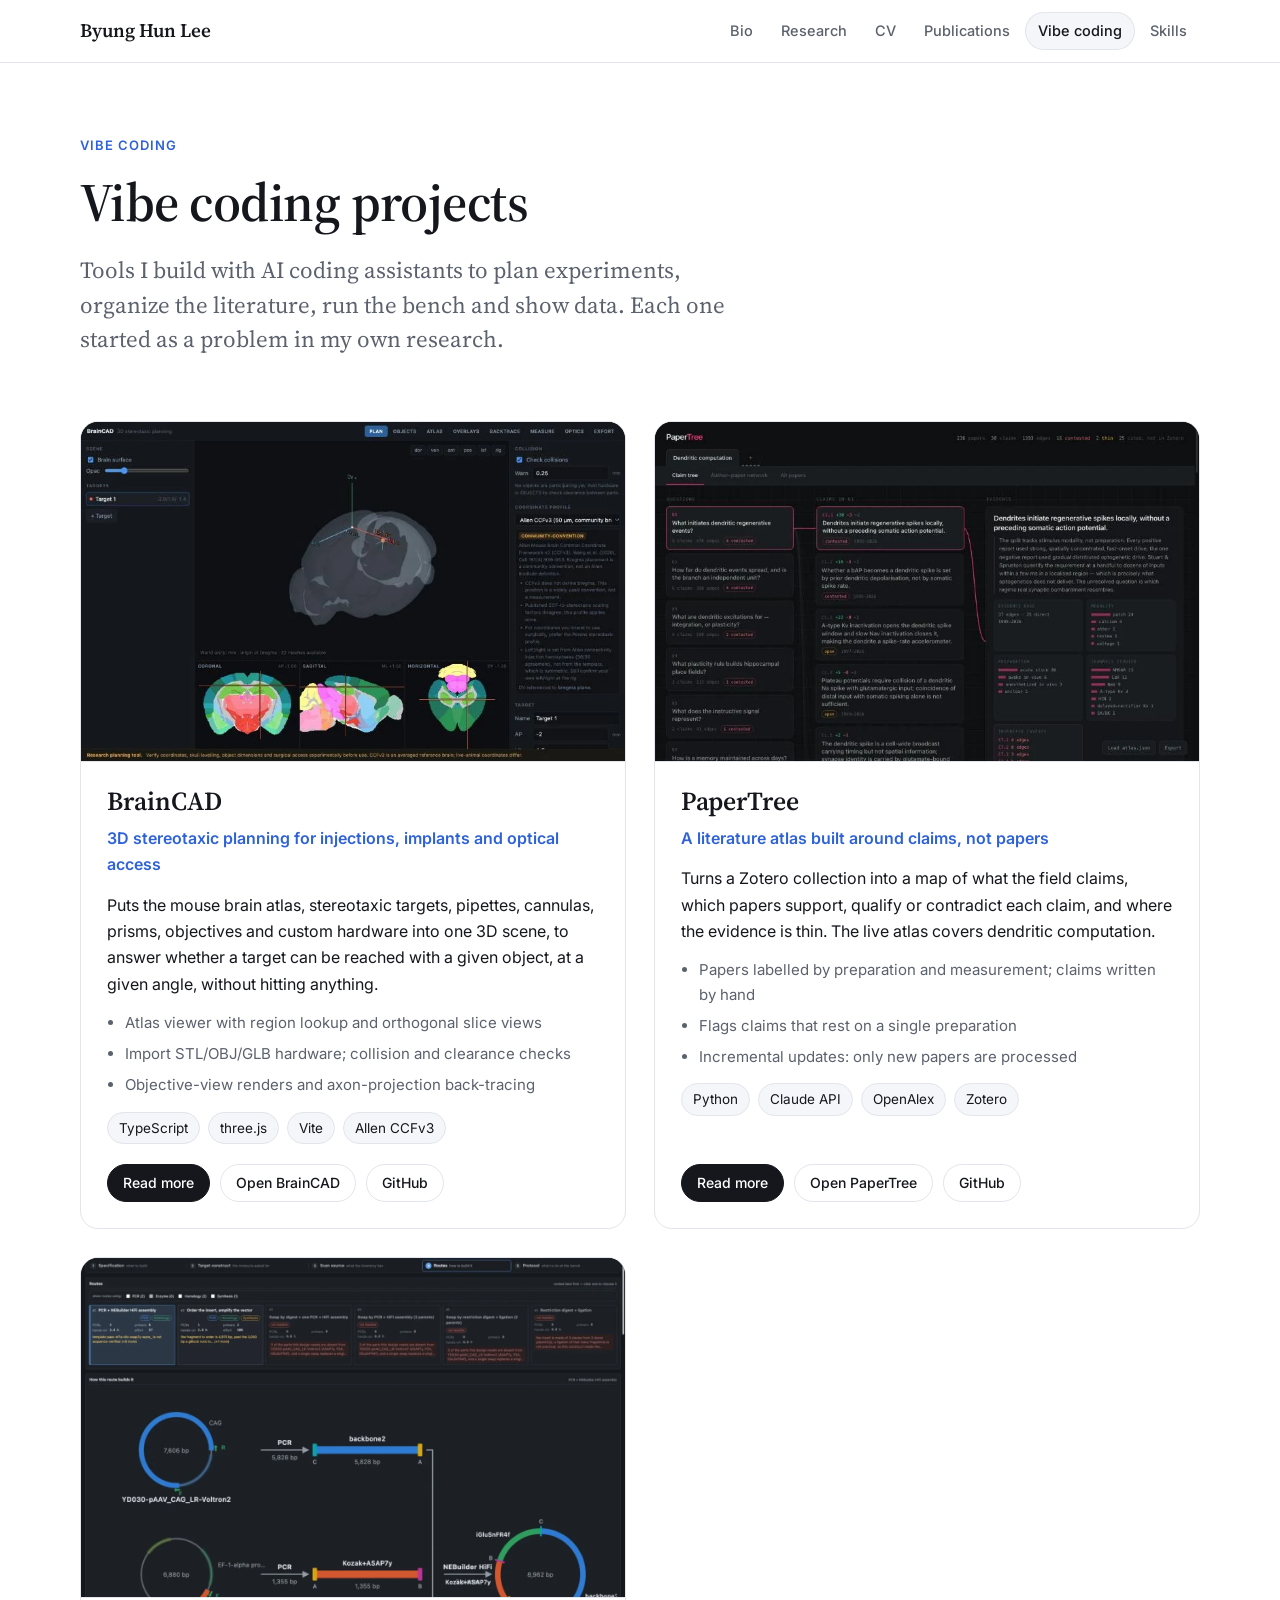
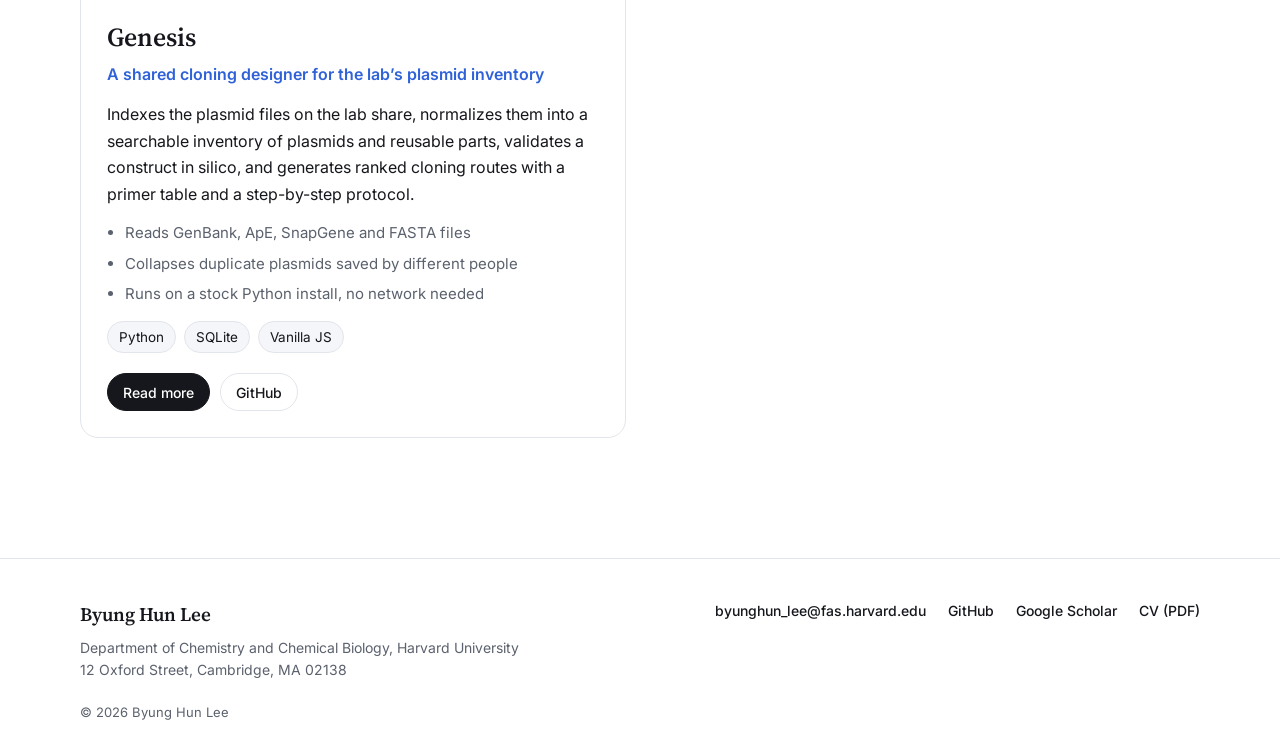
<file: projects/index.html>
<!doctype html>
<html lang="en">
<head>
  <meta charset="utf-8">
  <meta name="viewport" content="width=device-width, initial-scale=1">
  <title>Vibe coding projects · Byung Hun Lee</title>
  <meta name="description" content="Research tools Byung Hun Lee builds with AI coding assistants: BrainCAD for stereotaxic planning, PaperTree for the literature, and Genesis for molecular cloning.">
  <meta name="author" content="Byung Hun Lee">
  <link rel="canonical" href="https://bhlee1117.github.io/projects/">
  <meta name="color-scheme" content="light dark">
  <meta name="theme-color" content="#ffffff" media="(prefers-color-scheme: light)">
  <meta name="theme-color" content="#0e1014" media="(prefers-color-scheme: dark)">

  <meta property="og:type" content="profile">
  <meta property="og:title" content="Vibe coding projects · Byung Hun Lee">
  <meta property="og:description" content="Research tools Byung Hun Lee builds with AI coding assistants: BrainCAD for stereotaxic planning, PaperTree for the literature, and Genesis for molecular cloning.">
  <meta property="og:url" content="https://bhlee1117.github.io/projects/">
  <meta property="og:image" content="https://bhlee1117.github.io/assets/img/og-image.jpg">
  <meta name="twitter:card" content="summary_large_image">

  <link rel="icon" href="/assets/img/favicon.svg" type="image/svg+xml">
  <link rel="preconnect" href="https://fonts.googleapis.com">
  <link rel="preconnect" href="https://fonts.gstatic.com" crossorigin>
  <link href="https://fonts.googleapis.com/css2?family=Inter:wght@400;500;600&family=Source+Serif+4:opsz,wght@8..60,400;8..60,600&display=swap" rel="stylesheet">
  <link rel="stylesheet" href="/assets/css/style.css">
</head>
<body>
  <a class="skip" href="#main">Skip to content</a>

  <header class="site-header">
    <nav class="nav container" aria-label="Primary">
      <a class="brand" href="/">Byung Hun Lee</a>
      <ul class="tabs">
        <li><a href="/">Bio</a></li>
        <li><a href="/research/">Research</a></li>
        <li><a href="/cv/">CV</a></li>
        <li><a href="/publications/">Publications</a></li>
        <li><a href="/projects/" aria-current="page">Vibe coding</a></li>
        <li><a href="/skills/">Skills</a></li>
      </ul>
    </nav>
  </header>

  <main id="main">
    <section class="page-head">
      <div class="container">
        <p class="eyebrow">Vibe coding</p>
        <h1>Vibe coding projects</h1>
        <p class="lead">Tools I build with AI coding assistants to plan experiments, organize the literature, run the bench and show data. Each one started as a problem in my own research.</p>
      </div>
    </section>

    <section class="section tight">
      <div class="container">
        <div class="projects">
        <article class="project">
          <div class="project-shot"><a class="shot-link" href="/projects/braincad/" aria-hidden="true" tabindex="-1"></a><video class="loop-video" autoplay muted loop playsinline preload="metadata" poster="/assets/img/projects/braincad.webp" width="1280" height="800" aria-label="BrainCAD in use: orbiting the 3D mouse brain, switching preset views, and moving the target so the coronal, sagittal and horizontal atlas slices update."><source src="/assets/video/braincad-demo.mp4" type="video/mp4"></video></div>
          <div class="project-body">
            <h2><a href="/projects/braincad/">BrainCAD</a></h2>
            <p class="project-tagline">3D stereotaxic planning for injections, implants and optical access</p>
            <p>Puts the mouse brain atlas, stereotaxic targets, pipettes, cannulas, prisms, objectives and custom hardware into one 3D scene, to answer whether a target can be reached with a given object, at a given angle, without hitting anything.</p>
            <ul class="project-points"><li>Atlas viewer with region lookup and orthogonal slice views</li><li>Import STL/OBJ/GLB hardware; collision and clearance checks</li><li>Objective-view renders and axon-projection back-tracing</li></ul>
            <ul class="chips" aria-label="Built with"><li>TypeScript</li><li>three.js</li><li>Vite</li><li>Allen CCFv3</li></ul>
            <div class="project-links"><a class="button small" href="/projects/braincad/">Read more</a><a class="button small ghost" href="https://bhlee1117.github.io/BrainCAD/" rel="noopener">Open BrainCAD</a><a class="button small ghost" href="https://github.com/bhlee1117/BrainCAD" rel="noopener">GitHub</a></div>
          </div>
        </article>
        <article class="project">
          <div class="project-shot"><a class="shot-link" href="/projects/papertree/" aria-hidden="true" tabindex="-1"></a><video class="loop-video" autoplay muted loop playsinline preload="metadata" poster="/assets/img/projects/papertree.webp" width="1280" height="800" aria-label="PaperTree in use: opening questions, claims and their evidence, then the author–paper network."><source src="/assets/video/papertree-demo.mp4" type="video/mp4"></video></div>
          <div class="project-body">
            <h2><a href="/projects/papertree/">PaperTree</a></h2>
            <p class="project-tagline">A literature atlas built around claims, not papers</p>
            <p>Turns a Zotero collection into a map of what the field claims, which papers support, qualify or contradict each claim, and where the evidence is thin. The live atlas covers dendritic computation.</p>
            <ul class="project-points"><li>Papers labelled by preparation and measurement; claims written by hand</li><li>Flags claims that rest on a single preparation</li><li>Incremental updates: only new papers are processed</li></ul>
            <ul class="chips" aria-label="Built with"><li>Python</li><li>Claude API</li><li>OpenAlex</li><li>Zotero</li></ul>
            <div class="project-links"><a class="button small" href="/projects/papertree/">Read more</a><a class="button small ghost" href="https://bhlee1117.github.io/PaperTree/" rel="noopener">Open PaperTree</a><a class="button small ghost" href="https://github.com/bhlee1117/PaperTree" rel="noopener">GitHub</a></div>
          </div>
        </article>
        <article class="project">
          <div class="project-shot"><a class="shot-link" href="/projects/genesis/" aria-hidden="true" tabindex="-1"></a><img src="/assets/img/projects/genesis-card.webp" width="1280" height="800" loading="lazy" alt="The Genesis route view: ranked cloning routes above, and a diagram of the chosen route below."></div>
          <div class="project-body">
            <h2><a href="/projects/genesis/">Genesis</a></h2>
            <p class="project-tagline">A shared cloning designer for the lab’s plasmid inventory</p>
            <p>Indexes the plasmid files on the lab share, normalizes them into a searchable inventory of plasmids and reusable parts, validates a construct in silico, and generates ranked cloning routes with a primer table and a step-by-step protocol.</p>
            <ul class="project-points"><li>Reads GenBank, ApE, SnapGene and FASTA files</li><li>Collapses duplicate plasmids saved by different people</li><li>Runs on a stock Python install, no network needed</li></ul>
            <ul class="chips" aria-label="Built with"><li>Python</li><li>SQLite</li><li>Vanilla JS</li></ul>
            <div class="project-links"><a class="button small" href="/projects/genesis/">Read more</a><a class="button small ghost" href="https://github.com/bhlee1117/Genesis" rel="noopener">GitHub</a></div>
          </div>
        </article>
                </div>
      </div>
    </section>

  </main>

  <footer class="site-footer">
    <div class="container footer-grid">
      <div>
        <a class="brand" href="/">Byung Hun Lee</a>
        <p>Department of Chemistry and Chemical Biology, Harvard University<br>12 Oxford Street, Cambridge, MA 02138</p>
      </div>
      <ul class="footer-links">
        <li><a href="mailto:byunghun_lee@fas.harvard.edu">byunghun_lee@fas.harvard.edu</a></li>
        <li><a href="https://github.com/bhlee1117" rel="noopener">GitHub</a></li>
        <li><a href="https://scholar.google.com/citations?user=bluHPzY7HD0C" rel="noopener">Google Scholar</a></li>
        <li><a href="/assets/cv/Byung_Hun_Lee_CV.pdf">CV (PDF)</a></li>
      </ul>
    </div>
    <div class="container footer-meta">© <span id="year">2026</span> Byung Hun Lee</div>
  </footer>

  <script src="/assets/js/main.js" defer></script>
</body>
</html>
</file>
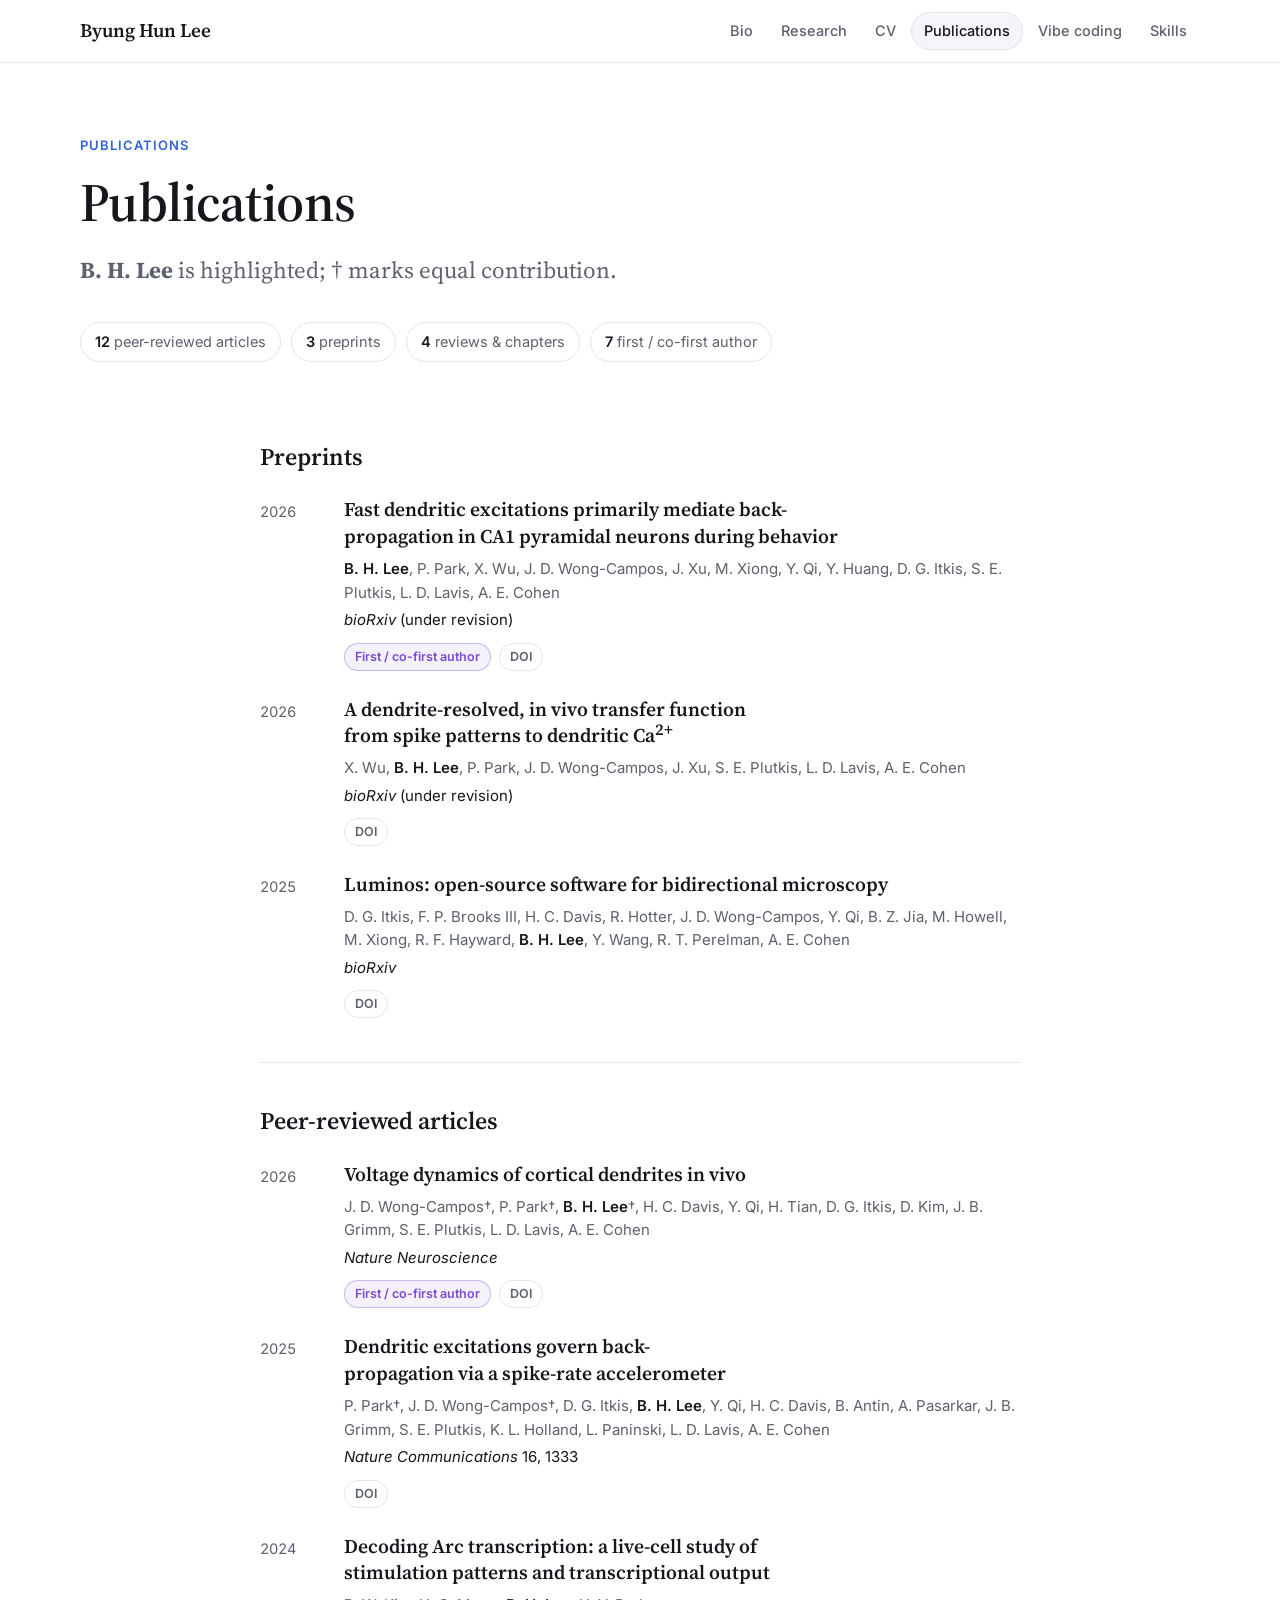
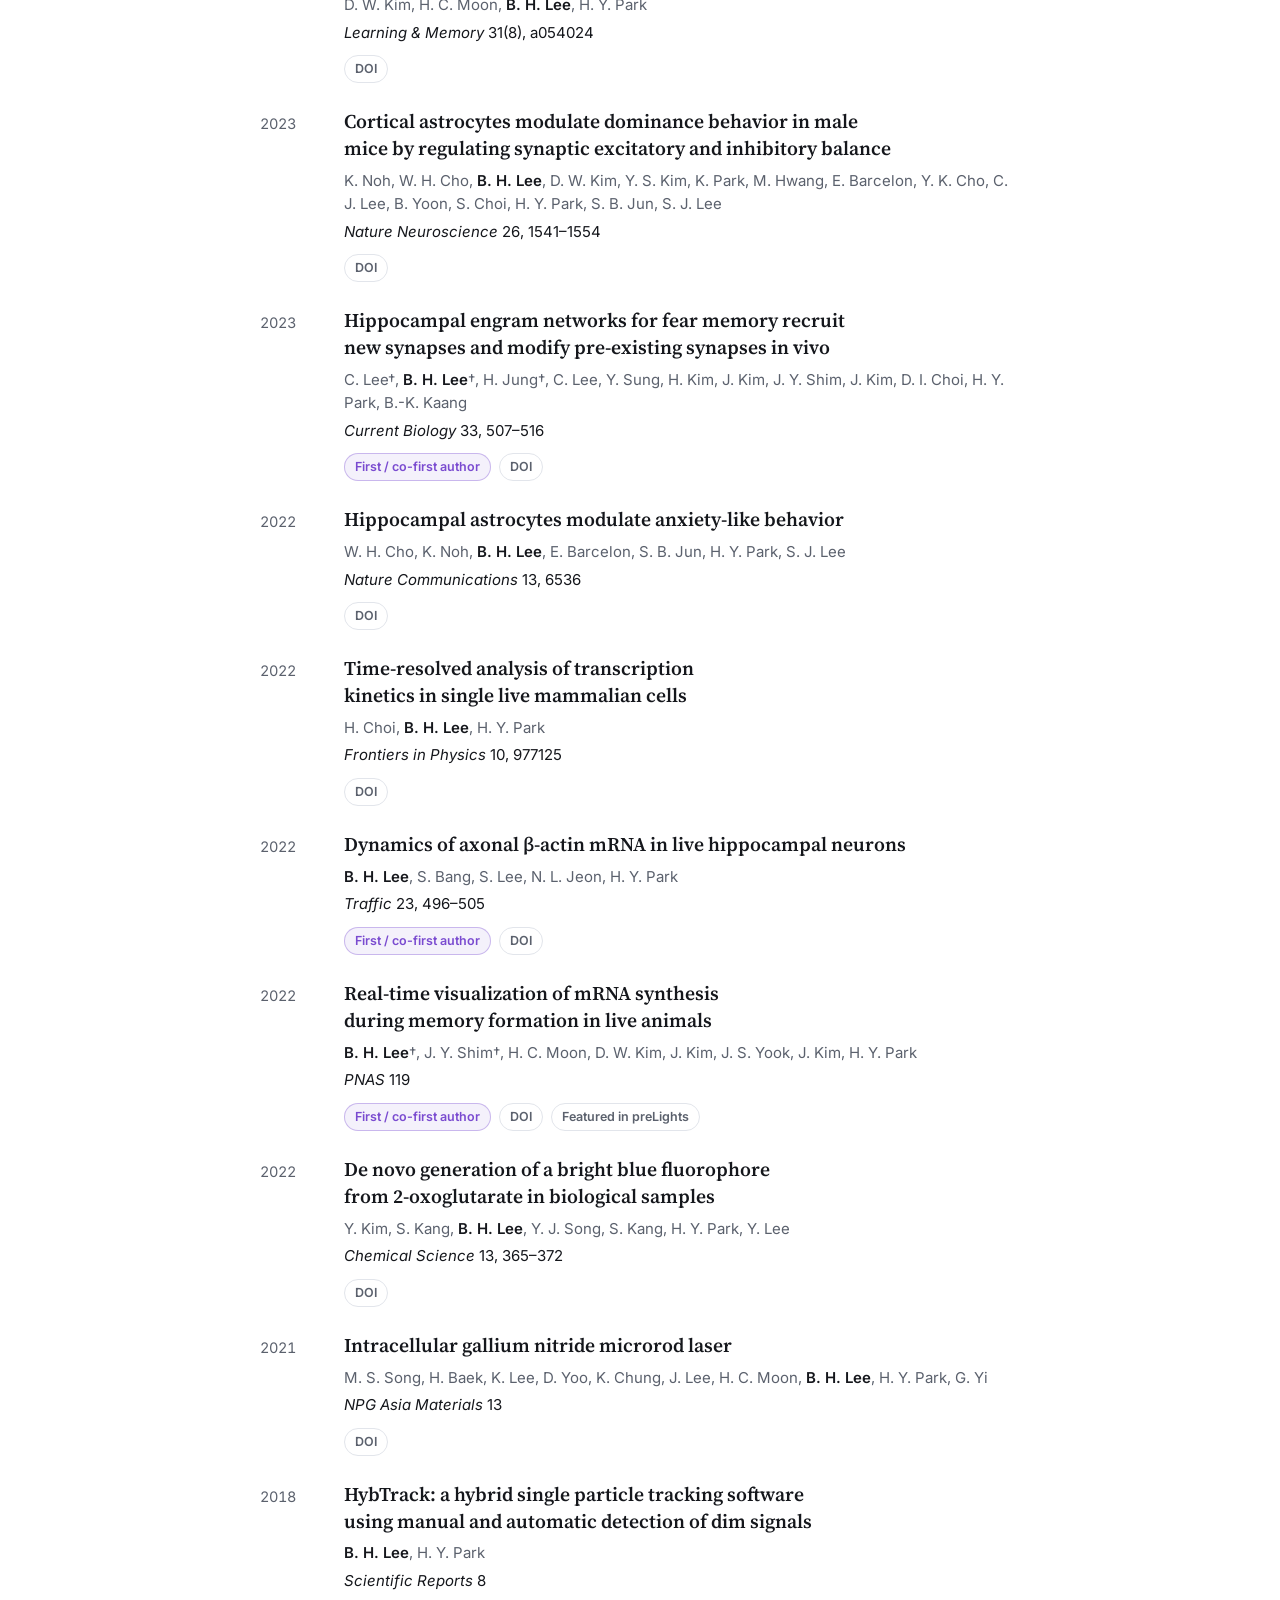
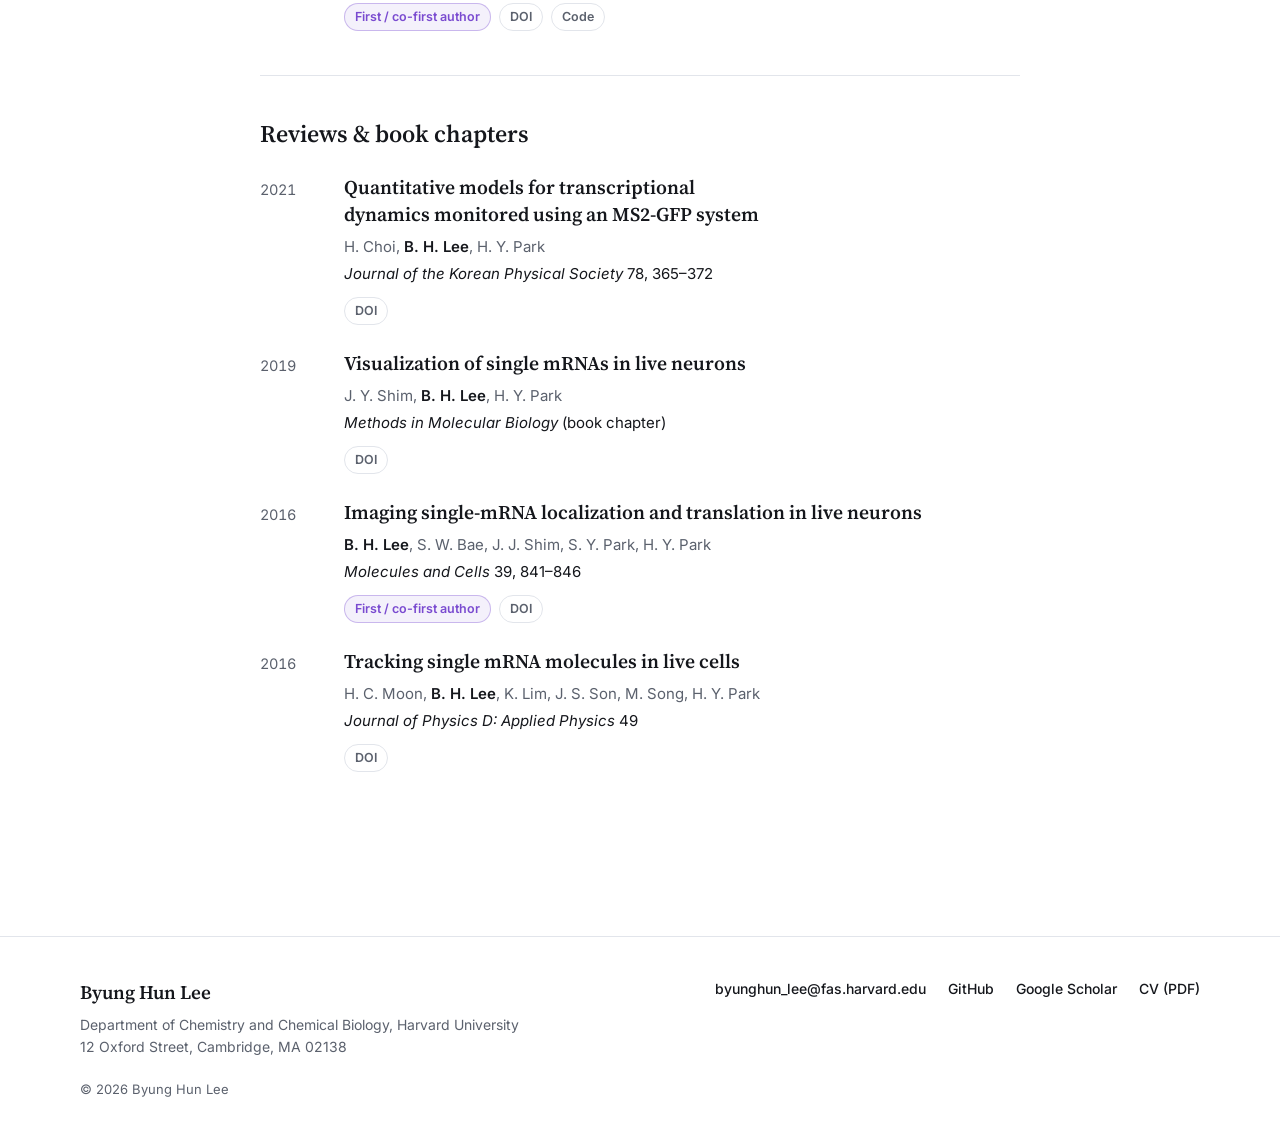
<file: publications/index.html>
<!doctype html>
<html lang="en">
<head>
  <meta charset="utf-8">
  <meta name="viewport" content="width=device-width, initial-scale=1">
  <title>Publications · Byung Hun Lee</title>
  <meta name="description" content="Publications of Byung Hun Lee: dendritic voltage imaging, in vivo mRNA imaging and single-particle tracking.">
  <meta name="author" content="Byung Hun Lee">
  <link rel="canonical" href="https://bhlee1117.github.io/publications/">
  <meta name="color-scheme" content="light dark">
  <meta name="theme-color" content="#ffffff" media="(prefers-color-scheme: light)">
  <meta name="theme-color" content="#0e1014" media="(prefers-color-scheme: dark)">

  <meta property="og:type" content="profile">
  <meta property="og:title" content="Publications · Byung Hun Lee">
  <meta property="og:description" content="Publications of Byung Hun Lee: dendritic voltage imaging, in vivo mRNA imaging and single-particle tracking.">
  <meta property="og:url" content="https://bhlee1117.github.io/publications/">
  <meta property="og:image" content="https://bhlee1117.github.io/assets/img/og-image.jpg">
  <meta name="twitter:card" content="summary_large_image">

  <link rel="icon" href="/assets/img/favicon.svg" type="image/svg+xml">
  <link rel="preconnect" href="https://fonts.googleapis.com">
  <link rel="preconnect" href="https://fonts.gstatic.com" crossorigin>
  <link href="https://fonts.googleapis.com/css2?family=Inter:wght@400;500;600&family=Source+Serif+4:opsz,wght@8..60,400;8..60,600&display=swap" rel="stylesheet">
  <link rel="stylesheet" href="/assets/css/style.css">
</head>
<body>
  <a class="skip" href="#main">Skip to content</a>

  <header class="site-header">
    <nav class="nav container" aria-label="Primary">
      <a class="brand" href="/">Byung Hun Lee</a>
      <ul class="tabs">
        <li><a href="/">Bio</a></li>
        <li><a href="/research/">Research</a></li>
        <li><a href="/cv/">CV</a></li>
        <li><a href="/publications/" aria-current="page">Publications</a></li>
        <li><a href="/projects/">Vibe coding</a></li>
        <li><a href="/skills/">Skills</a></li>
      </ul>
    </nav>
  </header>

  <main id="main">
    <section class="page-head">
      <div class="container">
        <p class="eyebrow">Publications</p>
        <h1>Publications</h1>
        <p class="lead"><strong>B. H. Lee</strong> is highlighted; † marks equal contribution.</p>
      </div>
    </section>
    <div class="container">
      <ul class="pub-stats">
        <li><strong>12</strong> peer-reviewed articles</li>
        <li><strong>3</strong> preprints</li>
        <li><strong>4</strong> reviews &amp; chapters</li>
        <li><strong>7</strong> first / co-first author</li>
      </ul>
    </div>

    <section class="section tight">
      <div class="container narrow">
      <section class="pub-group" id="preprints">
        <h2>Preprints</h2>
        <ol class="pub-list">
          <li class="pub">
            <span class="pub-year">2026</span>
            <div>
              <h3 class="pub-title"><a href="https://doi.org/10.64898/2026.01.03.696606" rel="noopener">Fast dendritic excitations primarily mediate back-propagation in CA1 pyramidal neurons during behavior</a></h3>
              <p class="pub-authors"><strong>B. H. Lee</strong>, P. Park, X. Wu, J. D. Wong-Campos, J. Xu, M. Xiong, Y. Qi, Y. Huang, D. G. Itkis, S. E. Plutkis, L. D. Lavis, A. E. Cohen</p>
              <p class="pub-venue"><em>bioRxiv</em> (under revision)</p>
              <div class="pub-tags"><span class="tag first">First / co-first author</span><a class="tag" href="https://doi.org/10.64898/2026.01.03.696606" rel="noopener">DOI</a></div>
            </div>
          </li>
          <li class="pub">
            <span class="pub-year">2026</span>
            <div>
              <h3 class="pub-title"><a href="https://doi.org/10.64898/2026.01.18.700189" rel="noopener">A dendrite-resolved, in vivo transfer function from spike patterns to dendritic Ca<sup>2+</sup></a></h3>
              <p class="pub-authors">X. Wu, <strong>B. H. Lee</strong>, P. Park, J. D. Wong-Campos, J. Xu, S. E. Plutkis, L. D. Lavis, A. E. Cohen</p>
              <p class="pub-venue"><em>bioRxiv</em> (under revision)</p>
              <div class="pub-tags"><a class="tag" href="https://doi.org/10.64898/2026.01.18.700189" rel="noopener">DOI</a></div>
            </div>
          </li>
          <li class="pub">
            <span class="pub-year">2025</span>
            <div>
              <h3 class="pub-title"><a href="https://doi.org/10.1101/2025.02.22.639658" rel="noopener">Luminos: open-source software for bidirectional microscopy</a></h3>
              <p class="pub-authors">D. G. Itkis, F. P. Brooks III, H. C. Davis, R. Hotter, J. D. Wong-Campos, Y. Qi, B. Z. Jia, M. Howell, M. Xiong, R. F. Hayward, <strong>B. H. Lee</strong>, Y. Wang, R. T. Perelman, A. E. Cohen</p>
              <p class="pub-venue"><em>bioRxiv</em></p>
              <div class="pub-tags"><a class="tag" href="https://doi.org/10.1101/2025.02.22.639658" rel="noopener">DOI</a></div>
            </div>
          </li>
        </ol>
      </section>
      <section class="pub-group" id="articles">
        <h2>Peer-reviewed articles</h2>
        <ol class="pub-list">
          <li class="pub">
            <span class="pub-year">2026</span>
            <div>
              <h3 class="pub-title"><a href="https://doi.org/10.1038/s41593-026-02339-4" rel="noopener">Voltage dynamics of cortical dendrites in vivo</a></h3>
              <p class="pub-authors">J. D. Wong-Campos†, P. Park†, <strong>B. H. Lee</strong>†, H. C. Davis, Y. Qi, H. Tian, D. G. Itkis, D. Kim, J. B. Grimm, S. E. Plutkis, L. D. Lavis, A. E. Cohen</p>
              <p class="pub-venue"><em>Nature Neuroscience</em></p>
              <div class="pub-tags"><span class="tag first">First / co-first author</span><a class="tag" href="https://doi.org/10.1038/s41593-026-02339-4" rel="noopener">DOI</a></div>
            </div>
          </li>
          <li class="pub">
            <span class="pub-year">2025</span>
            <div>
              <h3 class="pub-title"><a href="https://doi.org/10.1038/s41467-025-55819-9" rel="noopener">Dendritic excitations govern back-propagation via a spike-rate accelerometer</a></h3>
              <p class="pub-authors">P. Park†, J. D. Wong-Campos†, D. G. Itkis, <strong>B. H. Lee</strong>, Y. Qi, H. C. Davis, B. Antin, A. Pasarkar, J. B. Grimm, S. E. Plutkis, K. L. Holland, L. Paninski, L. D. Lavis, A. E. Cohen</p>
              <p class="pub-venue"><em>Nature Communications</em> 16, 1333</p>
              <div class="pub-tags"><a class="tag" href="https://doi.org/10.1038/s41467-025-55819-9" rel="noopener">DOI</a></div>
            </div>
          </li>
          <li class="pub">
            <span class="pub-year">2024</span>
            <div>
              <h3 class="pub-title"><a href="https://doi.org/10.1101/lm.054024.124" rel="noopener">Decoding Arc transcription: a live-cell study of stimulation patterns and transcriptional output</a></h3>
              <p class="pub-authors">D. W. Kim, H. C. Moon, <strong>B. H. Lee</strong>, H. Y. Park</p>
              <p class="pub-venue"><em>Learning &amp; Memory</em> 31(8), a054024</p>
              <div class="pub-tags"><a class="tag" href="https://doi.org/10.1101/lm.054024.124" rel="noopener">DOI</a></div>
            </div>
          </li>
          <li class="pub">
            <span class="pub-year">2023</span>
            <div>
              <h3 class="pub-title"><a href="https://doi.org/10.1038/s41593-023-01406-4" rel="noopener">Cortical astrocytes modulate dominance behavior in male mice by regulating synaptic excitatory and inhibitory balance</a></h3>
              <p class="pub-authors">K. Noh, W. H. Cho, <strong>B. H. Lee</strong>, D. W. Kim, Y. S. Kim, K. Park, M. Hwang, E. Barcelon, Y. K. Cho, C. J. Lee, B. Yoon, S. Choi, H. Y. Park, S. B. Jun, S. J. Lee</p>
              <p class="pub-venue"><em>Nature Neuroscience</em> 26, 1541–1554</p>
              <div class="pub-tags"><a class="tag" href="https://doi.org/10.1038/s41593-023-01406-4" rel="noopener">DOI</a></div>
            </div>
          </li>
          <li class="pub">
            <span class="pub-year">2023</span>
            <div>
              <h3 class="pub-title"><a href="https://doi.org/10.1016/j.cub.2022.12.038" rel="noopener">Hippocampal engram networks for fear memory recruit new synapses and modify pre-existing synapses in vivo</a></h3>
              <p class="pub-authors">C. Lee†, <strong>B. H. Lee</strong>†, H. Jung†, C. Lee, Y. Sung, H. Kim, J. Kim, J. Y. Shim, J. Kim, D. I. Choi, H. Y. Park, B.-K. Kaang</p>
              <p class="pub-venue"><em>Current Biology</em> 33, 507–516</p>
              <div class="pub-tags"><span class="tag first">First / co-first author</span><a class="tag" href="https://doi.org/10.1016/j.cub.2022.12.038" rel="noopener">DOI</a></div>
            </div>
          </li>
          <li class="pub">
            <span class="pub-year">2022</span>
            <div>
              <h3 class="pub-title"><a href="https://doi.org/10.1038/s41467-022-34201-z" rel="noopener">Hippocampal astrocytes modulate anxiety-like behavior</a></h3>
              <p class="pub-authors">W. H. Cho, K. Noh, <strong>B. H. Lee</strong>, E. Barcelon, S. B. Jun, H. Y. Park, S. J. Lee</p>
              <p class="pub-venue"><em>Nature Communications</em> 13, 6536</p>
              <div class="pub-tags"><a class="tag" href="https://doi.org/10.1038/s41467-022-34201-z" rel="noopener">DOI</a></div>
            </div>
          </li>
          <li class="pub">
            <span class="pub-year">2022</span>
            <div>
              <h3 class="pub-title"><a href="https://doi.org/10.3389/fphy.2022.977125" rel="noopener">Time-resolved analysis of transcription kinetics in single live mammalian cells</a></h3>
              <p class="pub-authors">H. Choi, <strong>B. H. Lee</strong>, H. Y. Park</p>
              <p class="pub-venue"><em>Frontiers in Physics</em> 10, 977125</p>
              <div class="pub-tags"><a class="tag" href="https://doi.org/10.3389/fphy.2022.977125" rel="noopener">DOI</a></div>
            </div>
          </li>
          <li class="pub">
            <span class="pub-year">2022</span>
            <div>
              <h3 class="pub-title"><a href="https://doi.org/10.1111/tra.12865" rel="noopener">Dynamics of axonal β-actin mRNA in live hippocampal neurons</a></h3>
              <p class="pub-authors"><strong>B. H. Lee</strong>, S. Bang, S. Lee, N. L. Jeon, H. Y. Park</p>
              <p class="pub-venue"><em>Traffic</em> 23, 496–505</p>
              <div class="pub-tags"><span class="tag first">First / co-first author</span><a class="tag" href="https://doi.org/10.1111/tra.12865" rel="noopener">DOI</a></div>
            </div>
          </li>
          <li class="pub">
            <span class="pub-year">2022</span>
            <div>
              <h3 class="pub-title"><a href="https://doi.org/10.1073/pnas.2117076119" rel="noopener">Real-time visualization of mRNA synthesis during memory formation in live animals</a></h3>
              <p class="pub-authors"><strong>B. H. Lee</strong>†, J. Y. Shim†, H. C. Moon, D. W. Kim, J. Kim, J. S. Yook, J. Kim, H. Y. Park</p>
              <p class="pub-venue"><em>PNAS</em> 119</p>
              <div class="pub-tags"><span class="tag first">First / co-first author</span><a class="tag" href="https://doi.org/10.1073/pnas.2117076119" rel="noopener">DOI</a><span class="tag">Featured in preLights</span></div>
            </div>
          </li>
          <li class="pub">
            <span class="pub-year">2022</span>
            <div>
              <h3 class="pub-title"><a href="https://doi.org/10.1039/d1sc05808h" rel="noopener">De novo generation of a bright blue fluorophore from 2-oxoglutarate in biological samples</a></h3>
              <p class="pub-authors">Y. Kim, S. Kang, <strong>B. H. Lee</strong>, Y. J. Song, S. Kang, H. Y. Park, Y. Lee</p>
              <p class="pub-venue"><em>Chemical Science</em> 13, 365–372</p>
              <div class="pub-tags"><a class="tag" href="https://doi.org/10.1039/d1sc05808h" rel="noopener">DOI</a></div>
            </div>
          </li>
          <li class="pub">
            <span class="pub-year">2021</span>
            <div>
              <h3 class="pub-title"><a href="https://doi.org/10.1038/s41427-021-00299-8" rel="noopener">Intracellular gallium nitride microrod laser</a></h3>
              <p class="pub-authors">M. S. Song, H. Baek, K. Lee, D. Yoo, K. Chung, J. Lee, H. C. Moon, <strong>B. H. Lee</strong>, H. Y. Park, G. Yi</p>
              <p class="pub-venue"><em>NPG Asia Materials</em> 13</p>
              <div class="pub-tags"><a class="tag" href="https://doi.org/10.1038/s41427-021-00299-8" rel="noopener">DOI</a></div>
            </div>
          </li>
          <li class="pub">
            <span class="pub-year">2018</span>
            <div>
              <h3 class="pub-title"><a href="https://doi.org/10.1038/s41598-017-18569-3" rel="noopener">HybTrack: a hybrid single particle tracking software using manual and automatic detection of dim signals</a></h3>
              <p class="pub-authors"><strong>B. H. Lee</strong>, H. Y. Park</p>
              <p class="pub-venue"><em>Scientific Reports</em> 8</p>
              <div class="pub-tags"><span class="tag first">First / co-first author</span><a class="tag" href="https://doi.org/10.1038/s41598-017-18569-3" rel="noopener">DOI</a><a class="tag" href="https://github.com/bhlee1117/HybTrack" rel="noopener">Code</a></div>
            </div>
          </li>
        </ol>
      </section>
      <section class="pub-group" id="reviews">
        <h2>Reviews &amp; book chapters</h2>
        <ol class="pub-list">
          <li class="pub">
            <span class="pub-year">2021</span>
            <div>
              <h3 class="pub-title"><a href="https://doi.org/10.1007/s40042-020-00037-3" rel="noopener">Quantitative models for transcriptional dynamics monitored using an MS2-GFP system</a></h3>
              <p class="pub-authors">H. Choi, <strong>B. H. Lee</strong>, H. Y. Park</p>
              <p class="pub-venue"><em>Journal of the Korean Physical Society</em> 78, 365–372</p>
              <div class="pub-tags"><a class="tag" href="https://doi.org/10.1007/s40042-020-00037-3" rel="noopener">DOI</a></div>
            </div>
          </li>
          <li class="pub">
            <span class="pub-year">2019</span>
            <div>
              <h3 class="pub-title"><a href="https://doi.org/10.1007/978-1-4939-9674-2_4" rel="noopener">Visualization of single mRNAs in live neurons</a></h3>
              <p class="pub-authors">J. Y. Shim, <strong>B. H. Lee</strong>, H. Y. Park</p>
              <p class="pub-venue"><em>Methods in Molecular Biology</em> (book chapter)</p>
              <div class="pub-tags"><a class="tag" href="https://doi.org/10.1007/978-1-4939-9674-2_4" rel="noopener">DOI</a></div>
            </div>
          </li>
          <li class="pub">
            <span class="pub-year">2016</span>
            <div>
              <h3 class="pub-title"><a href="https://doi.org/10.14348/molcells.2016.0277" rel="noopener">Imaging single-mRNA localization and translation in live neurons</a></h3>
              <p class="pub-authors"><strong>B. H. Lee</strong>, S. W. Bae, J. J. Shim, S. Y. Park, H. Y. Park</p>
              <p class="pub-venue"><em>Molecules and Cells</em> 39, 841–846</p>
              <div class="pub-tags"><span class="tag first">First / co-first author</span><a class="tag" href="https://doi.org/10.14348/molcells.2016.0277" rel="noopener">DOI</a></div>
            </div>
          </li>
          <li class="pub">
            <span class="pub-year">2016</span>
            <div>
              <h3 class="pub-title"><a href="https://doi.org/10.1088/0022-3727/49/23/233001" rel="noopener">Tracking single mRNA molecules in live cells</a></h3>
              <p class="pub-authors">H. C. Moon, <strong>B. H. Lee</strong>, K. Lim, J. S. Son, M. Song, H. Y. Park</p>
              <p class="pub-venue"><em>Journal of Physics D: Applied Physics</em> 49</p>
              <div class="pub-tags"><a class="tag" href="https://doi.org/10.1088/0022-3727/49/23/233001" rel="noopener">DOI</a></div>
            </div>
          </li>
        </ol>
      </section>
      </div>
    </section>
  </main>

  <footer class="site-footer">
    <div class="container footer-grid">
      <div>
        <a class="brand" href="/">Byung Hun Lee</a>
        <p>Department of Chemistry and Chemical Biology, Harvard University<br>12 Oxford Street, Cambridge, MA 02138</p>
      </div>
      <ul class="footer-links">
        <li><a href="mailto:byunghun_lee@fas.harvard.edu">byunghun_lee@fas.harvard.edu</a></li>
        <li><a href="https://github.com/bhlee1117" rel="noopener">GitHub</a></li>
        <li><a href="https://scholar.google.com/citations?user=bluHPzY7HD0C" rel="noopener">Google Scholar</a></li>
        <li><a href="/assets/cv/Byung_Hun_Lee_CV.pdf">CV (PDF)</a></li>
      </ul>
    </div>
    <div class="container footer-meta">© <span id="year">2026</span> Byung Hun Lee</div>
  </footer>

  <script src="/assets/js/main.js" defer></script>
</body>
</html>
</file>
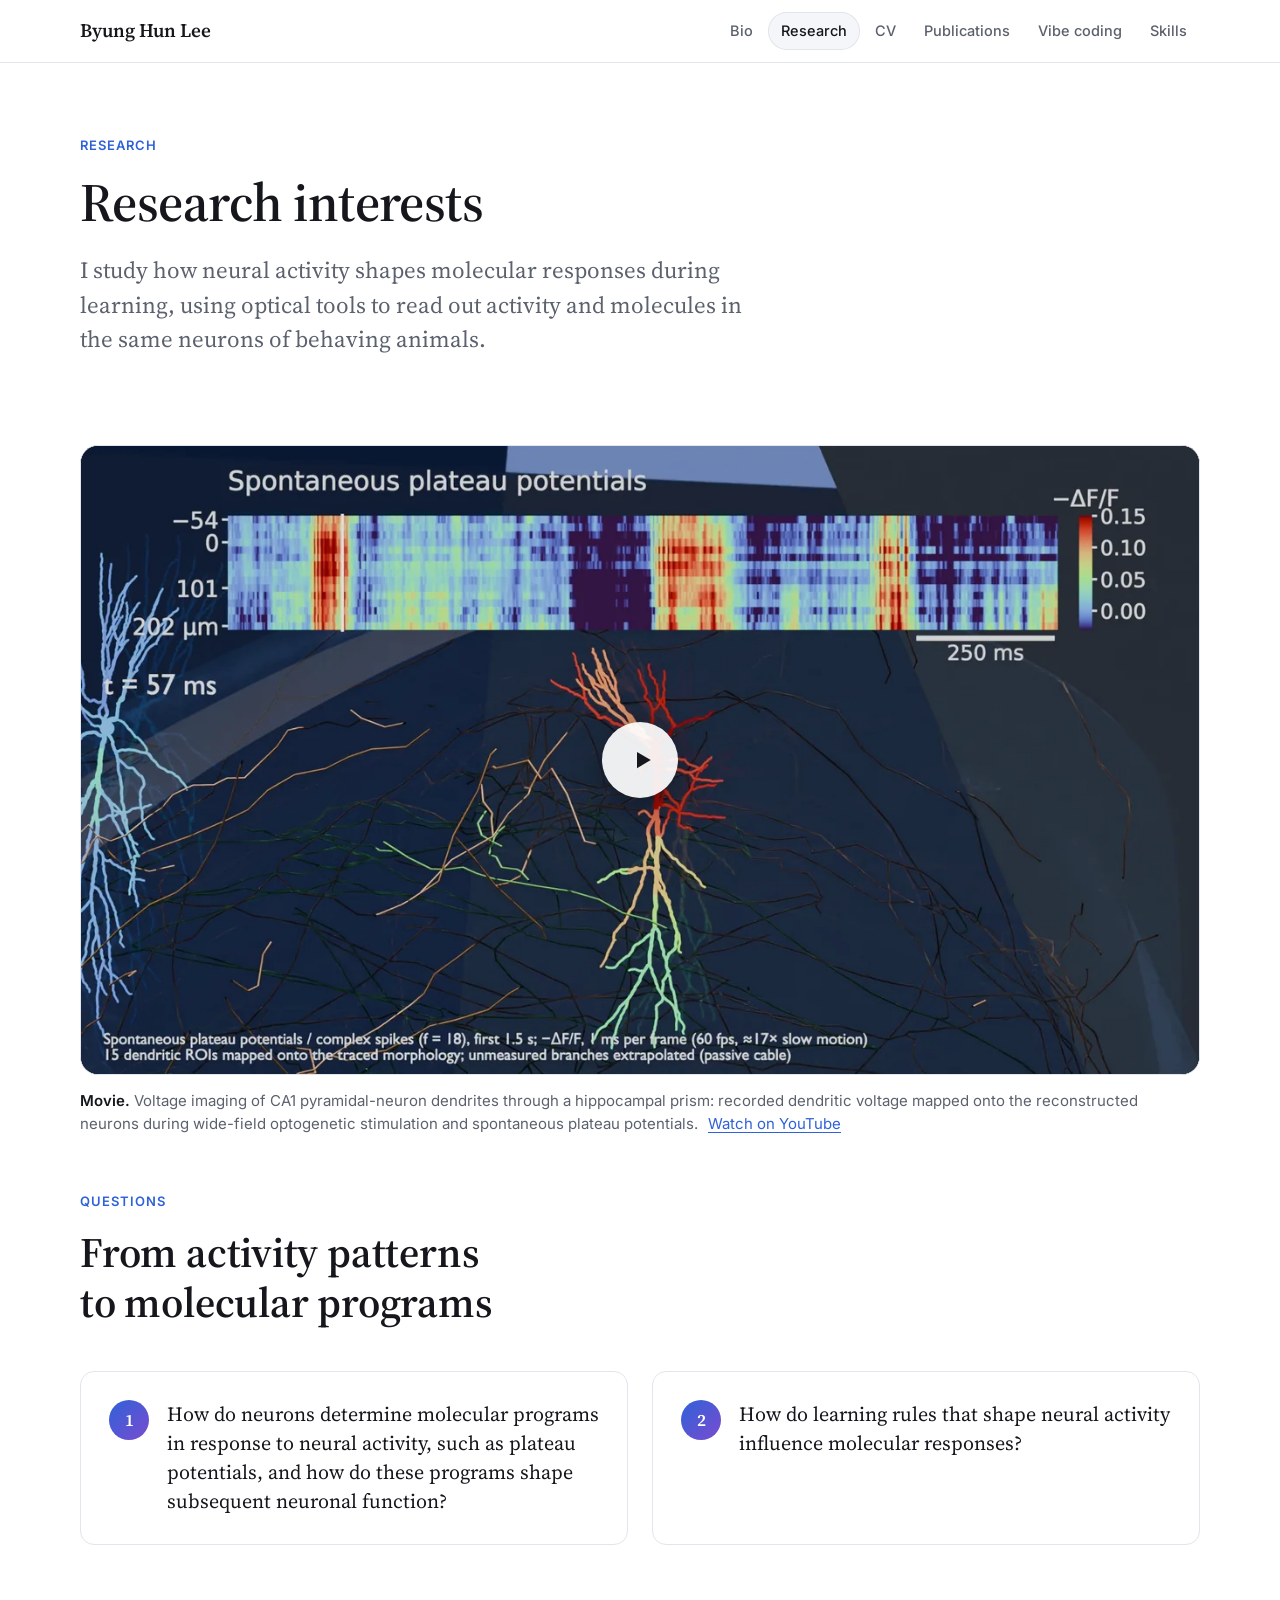
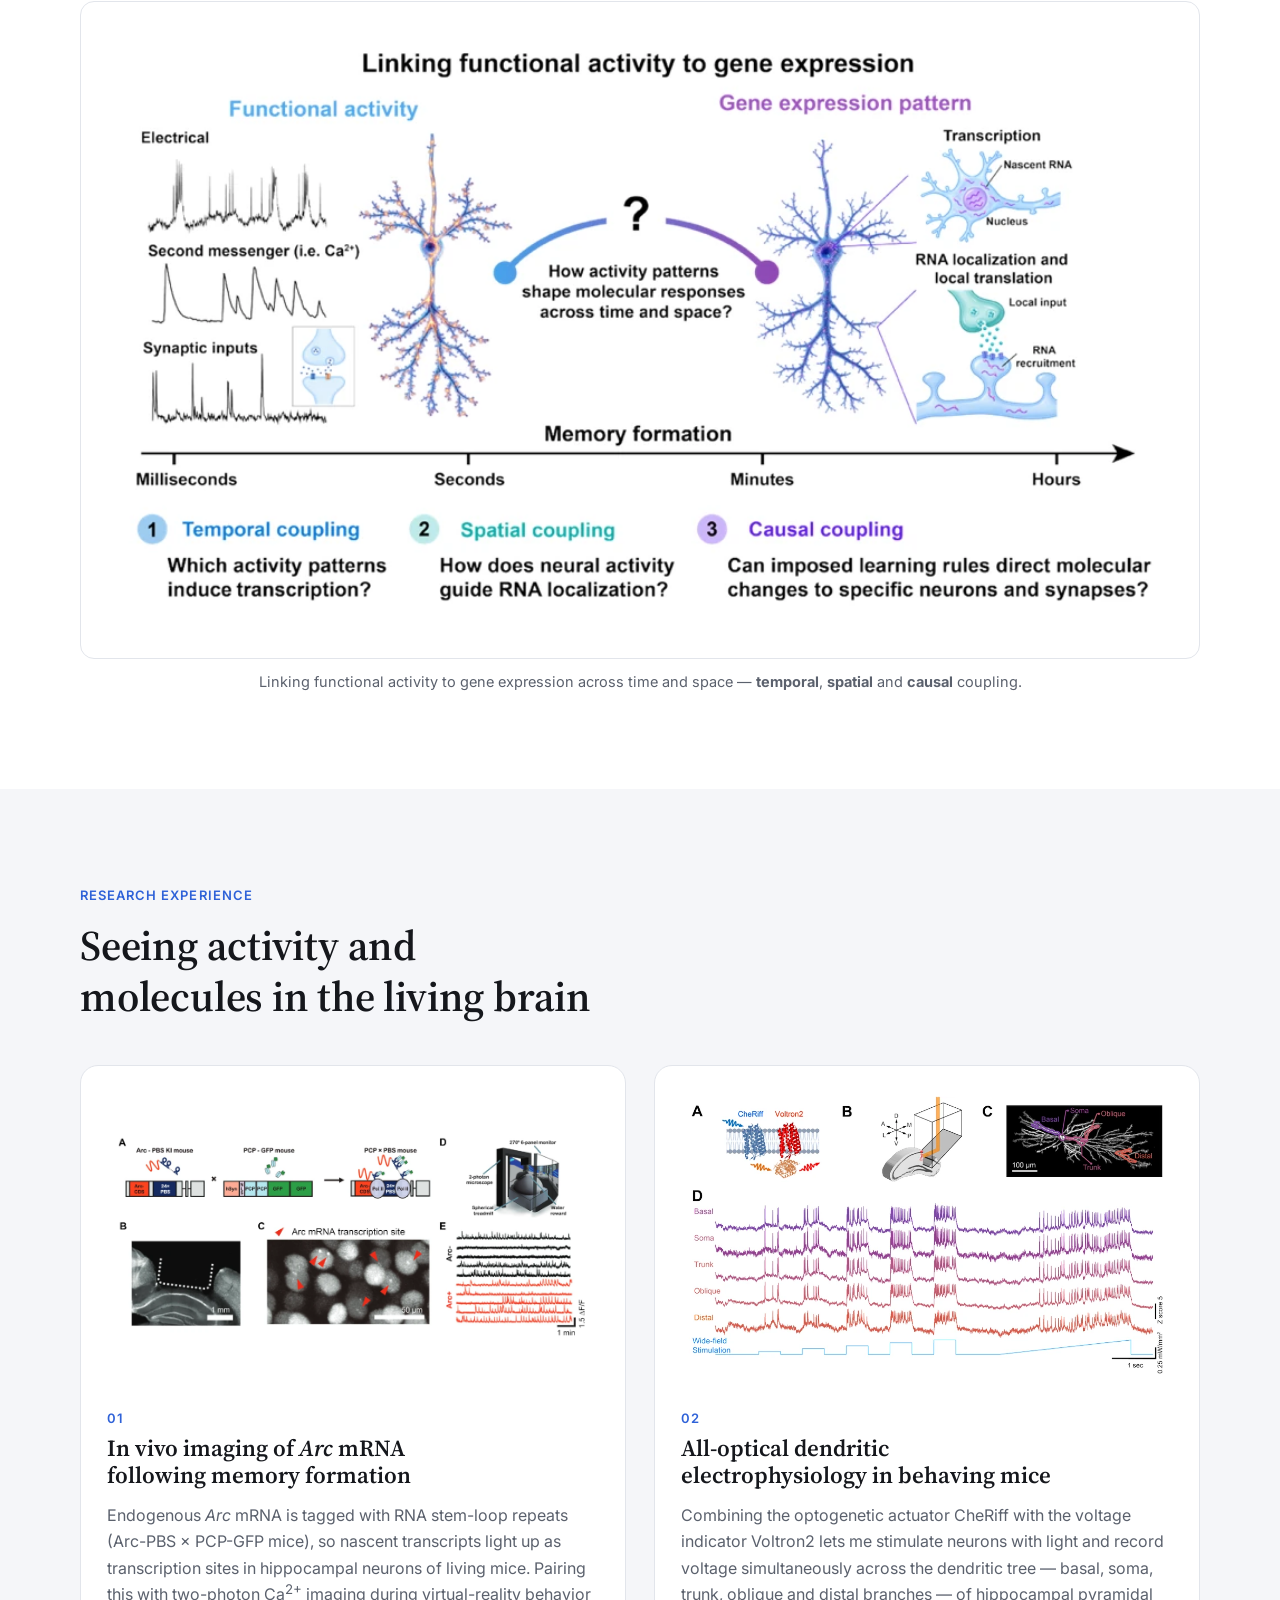
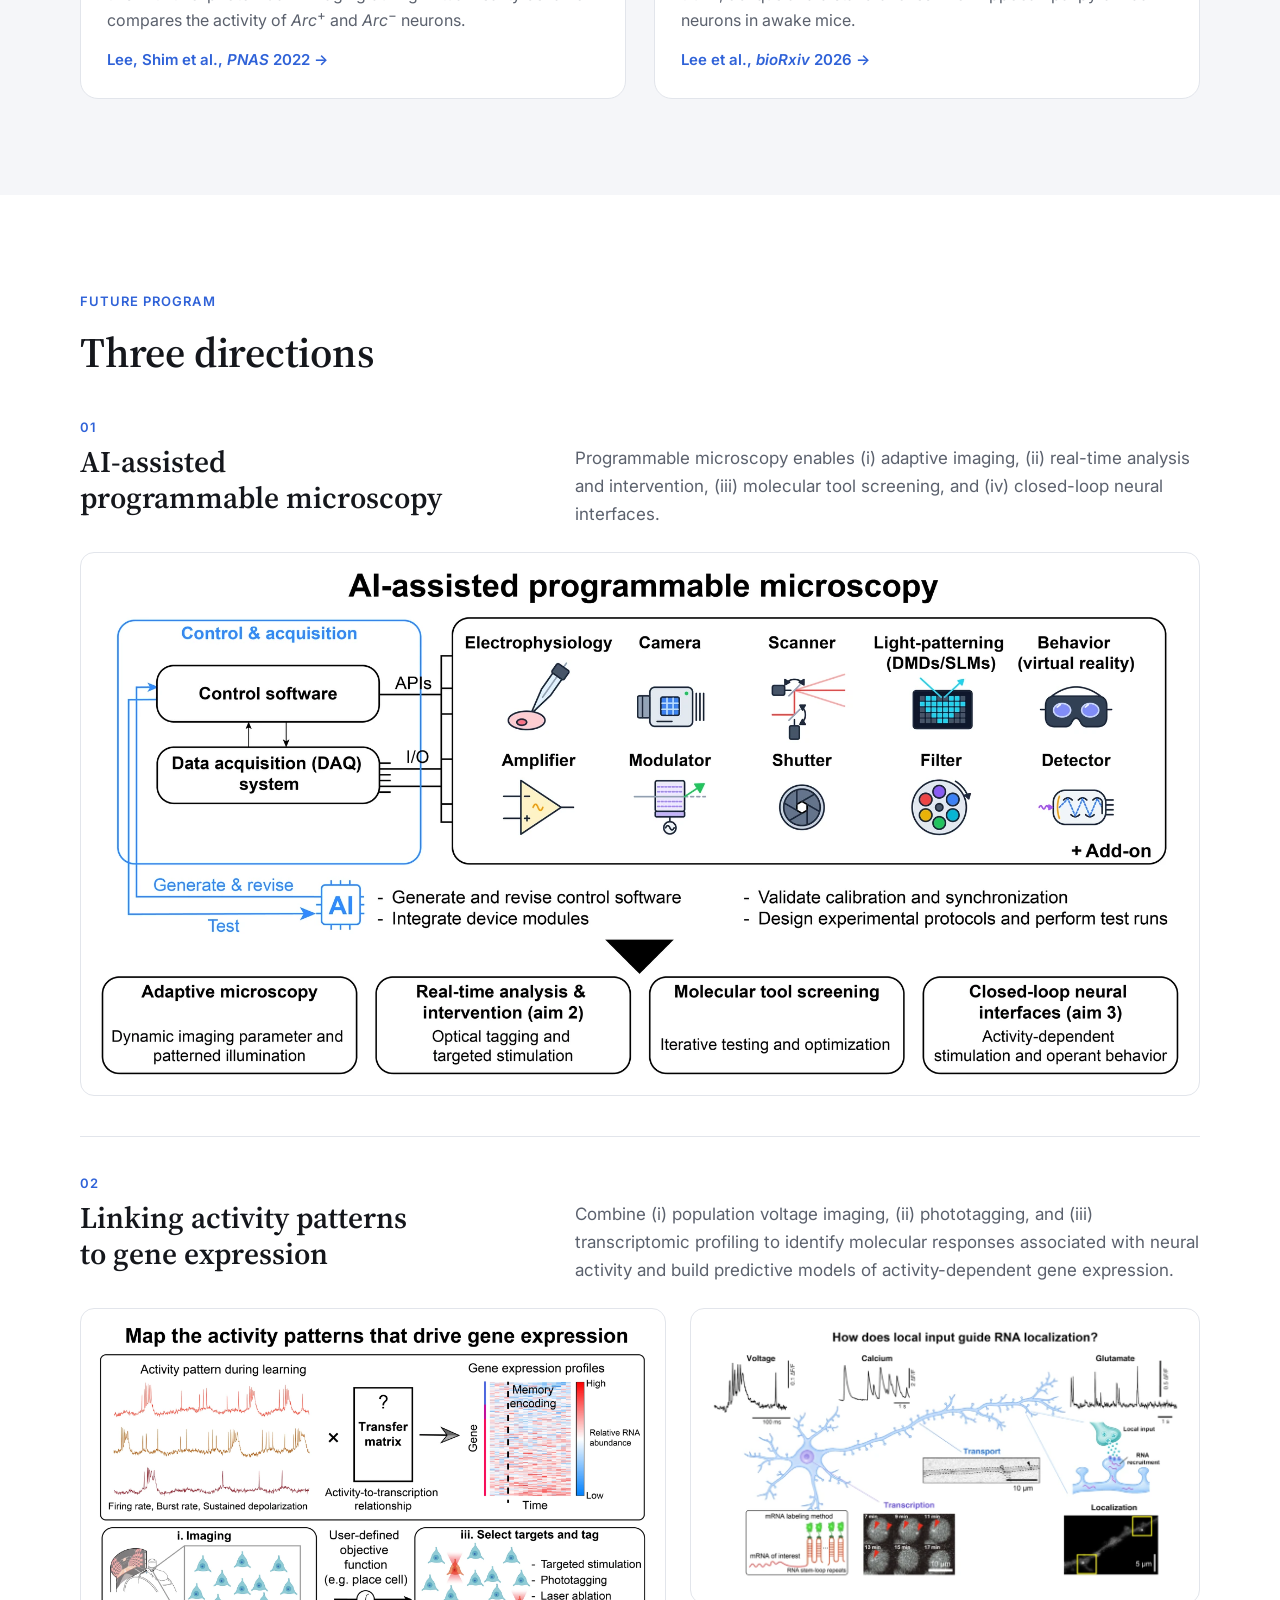
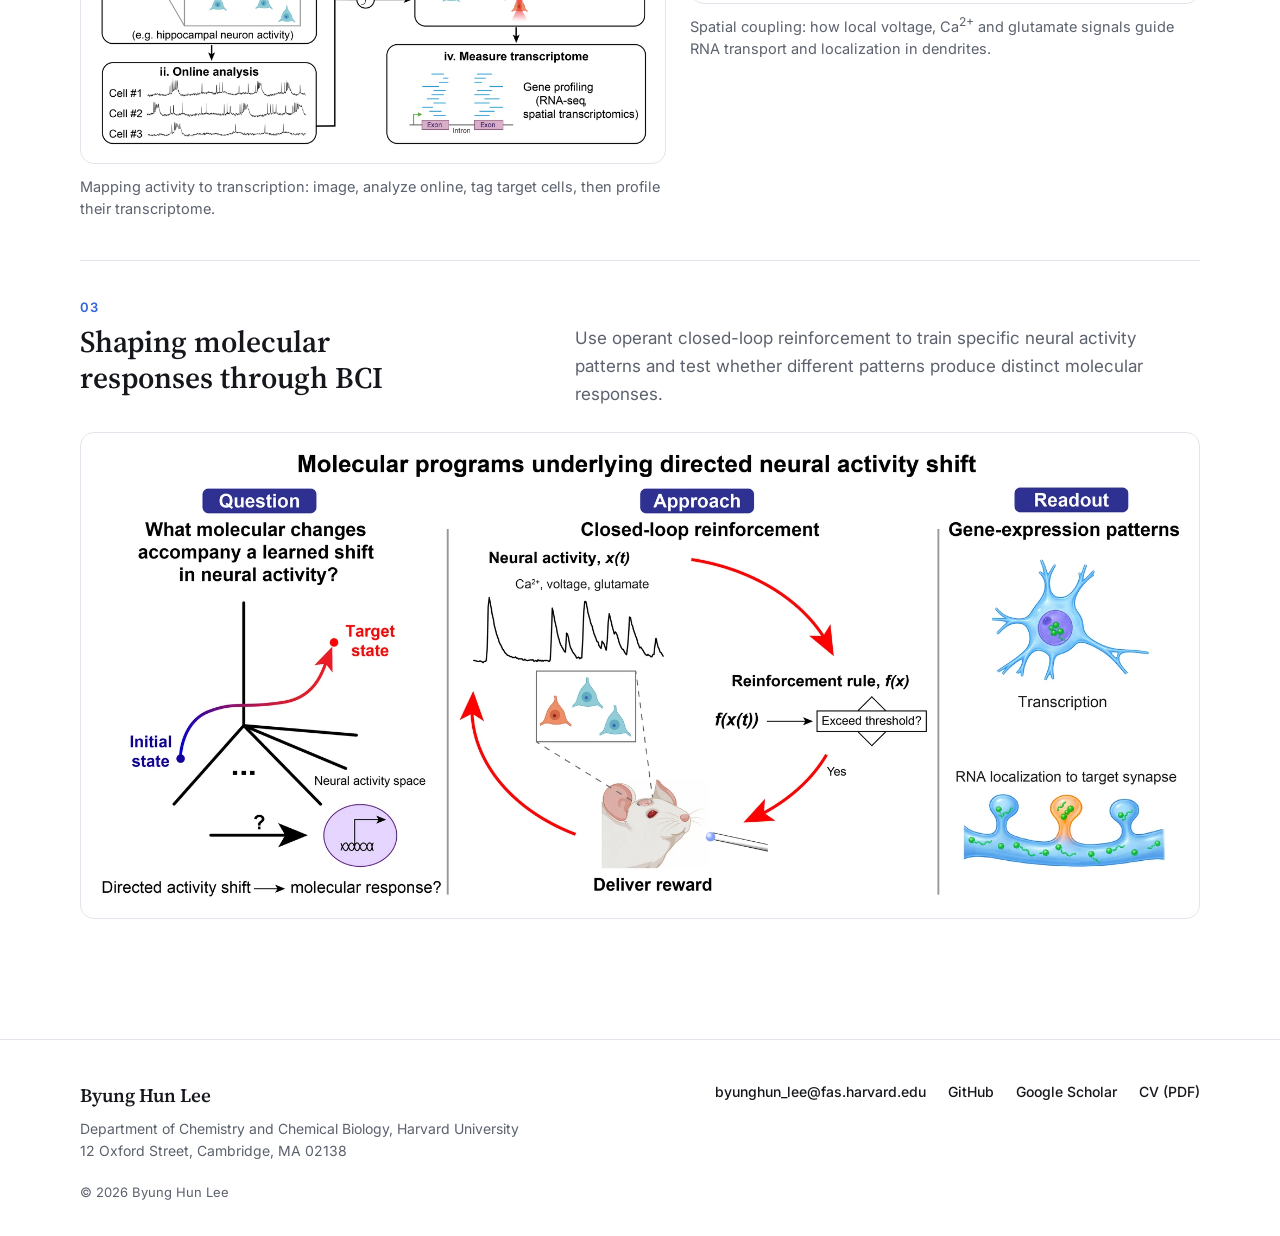
<file: research/index.html>
<!doctype html>
<html lang="en">
<head>
  <meta charset="utf-8">
  <meta name="viewport" content="width=device-width, initial-scale=1">
  <title>Research interests · Byung Hun Lee</title>
  <meta name="description" content="Research interests of Byung Hun Lee: linking neural activity patterns to molecular responses during learning, with in vivo mRNA imaging and all-optical dendritic electrophysiology.">
  <meta name="author" content="Byung Hun Lee">
  <link rel="canonical" href="https://bhlee1117.github.io/research/">
  <meta name="color-scheme" content="light dark">
  <meta name="theme-color" content="#ffffff" media="(prefers-color-scheme: light)">
  <meta name="theme-color" content="#0e1014" media="(prefers-color-scheme: dark)">

  <meta property="og:type" content="profile">
  <meta property="og:title" content="Research interests · Byung Hun Lee">
  <meta property="og:description" content="Research interests of Byung Hun Lee: linking neural activity patterns to molecular responses during learning, with in vivo mRNA imaging and all-optical dendritic electrophysiology.">
  <meta property="og:url" content="https://bhlee1117.github.io/research/">
  <meta property="og:image" content="https://bhlee1117.github.io/assets/img/og-image.jpg">
  <meta name="twitter:card" content="summary_large_image">

  <link rel="icon" href="/assets/img/favicon.svg" type="image/svg+xml">
  <link rel="preconnect" href="https://fonts.googleapis.com">
  <link rel="preconnect" href="https://fonts.gstatic.com" crossorigin>
  <link href="https://fonts.googleapis.com/css2?family=Inter:wght@400;500;600&family=Source+Serif+4:opsz,wght@8..60,400;8..60,600&display=swap" rel="stylesheet">
  <link rel="stylesheet" href="/assets/css/style.css">
</head>
<body>
  <a class="skip" href="#main">Skip to content</a>

  <header class="site-header">
    <nav class="nav container" aria-label="Primary">
      <a class="brand" href="/">Byung Hun Lee</a>
      <ul class="tabs">
        <li><a href="/">Bio</a></li>
        <li><a href="/research/" aria-current="page">Research</a></li>
        <li><a href="/cv/">CV</a></li>
        <li><a href="/publications/">Publications</a></li>
        <li><a href="/projects/">Vibe coding</a></li>
        <li><a href="/skills/">Skills</a></li>
      </ul>
    </nav>
  </header>

  <main id="main">
    <section class="page-head">
      <div class="container">
        <p class="eyebrow">Research</p>
        <h1>Research interests</h1>
        <p class="lead">I study how neural activity shapes molecular responses during learning, using optical tools to read out activity and molecules in the same neurons of behaving animals.</p>
      </div>
    </section>

    <section class="media-band">
      <div class="container">
        <figure class="video" id="movie" data-yt="RzeIyjyxrIQ" hidden>
          <div class="video-frame">
            <button class="video-play" type="button" aria-label="Play movie: voltage imaging of CA1 dendrites through a hippocampal prism">
              <picture>
                <source srcset="/assets/img/movie-poster.webp" type="image/webp">
                <img src="/assets/img/movie-poster.jpg" width="1280" height="720" loading="lazy"
                     alt="Rendering of a CA1 pyramidal neuron imaged through a prism, colored by recorded dendritic voltage during a spontaneous plateau potential, with a kymograph above.">
              </picture>
              <span class="play-icon" aria-hidden="true"><svg viewBox="0 0 24 24"><path d="M8 5.5v13l11-6.5z"/></svg></span>
            </button>
          </div>
          <figcaption>
            <strong>Movie.</strong> Voltage imaging of CA1 pyramidal-neuron dendrites through a hippocampal prism: recorded dendritic voltage mapped onto the reconstructed neurons during wide-field optogenetic stimulation and spontaneous plateau potentials.
            <a class="yt-link" href="#" rel="noopener">Watch on YouTube</a>
          </figcaption>
        </figure>
      </div>
    </section>

    <!-- Research questions -->
    <section class="section tight" id="questions">
      <div class="container">
        <header class="section-head">
          <p class="eyebrow">Questions</p>
          <h2>From activity patterns to molecular programs</h2>
        </header>
        <ol class="questions">
          <li>
            <span class="q-num">1</span>
            <p>How do neurons determine molecular programs in response to neural activity, such as plateau potentials, and how do these programs shape subsequent neuronal function?</p>
          </li>
          <li>
            <span class="q-num">2</span>
            <p>How do learning rules that shape neural activity influence molecular responses?</p>
          </li>
        </ol>
        <figure class="figure wide">
          <button class="zoom" type="button" aria-label="Enlarge figure: Linking functional activity to gene expression">
            <img src="/assets/img/linking-activity-gene-expression.webp" width="944" height="530" loading="lazy"
                 alt="Schematic linking functional activity (electrical, Ca2+ second messenger and synaptic-input signals) to gene expression (transcription, RNA localization and local translation) across milliseconds to hours of memory formation, organized as temporal, spatial and causal coupling.">
          </button>
          <figcaption>Linking functional activity to gene expression across time and space — <strong>temporal</strong>, <strong>spatial</strong> and <strong>causal</strong> coupling.</figcaption>
        </figure>
      </div>
    </section>

    <!-- Research experience -->
    <section class="section alt" id="experience">
      <div class="container">
        <header class="section-head">
          <p class="eyebrow">Research experience</p>
          <h2>Seeing activity and molecules in the living brain</h2>
        </header>
        <div class="cards">
          <article class="card">
            <figure class="figure">
              <button class="zoom" type="button" aria-label="Enlarge figure: In vivo imaging of Arc mRNA">
                <img src="/assets/img/arc-mrna-imaging.webp" width="1112" height="491" loading="lazy"
                     alt="Arc-PBS knock-in mouse crossed with PCP-GFP mouse to label endogenous Arc mRNA; hippocampal imaging window; Arc mRNA transcription sites in neuronal nuclei; two-photon microscope with spherical treadmill virtual reality; Ca2+ traces of Arc-negative and Arc-positive neurons.">
              </button>
            </figure>
            <div class="card-body">
              <p class="card-num">01</p>
              <h3>In vivo imaging of <i>Arc</i> mRNA following memory formation</h3>
              <p>Endogenous <i>Arc</i> mRNA is tagged with RNA stem-loop repeats (Arc-PBS × PCP-GFP mice), so nascent transcripts light up as transcription sites in hippocampal neurons of living mice. Pairing this with two-photon Ca<sup>2+</sup> imaging during virtual-reality behavior compares the activity of <i>Arc</i><sup>+</sup> and <i>Arc</i><sup>−</sup> neurons.</p>
              <p class="card-link"><a href="https://doi.org/10.1073/pnas.2117076119" rel="noopener">Lee, Shim et al., <i>PNAS</i> 2022 →</a></p>
            </div>
          </article>
          <article class="card">
            <figure class="figure">
              <button class="zoom" type="button" aria-label="Enlarge figure: All-optical dendritic electrophysiology">
                <img src="/assets/img/dendritic-voltage-imaging.webp" width="948" height="550" loading="lazy"
                     alt="CheRiff and Voltron2 in the membrane; optical access to hippocampus; reconstruction of a pyramidal neuron with basal, soma, trunk, oblique and distal compartments; simultaneous voltage traces from each compartment during stepped wide-field optogenetic stimulation.">
              </button>
            </figure>
            <div class="card-body">
              <p class="card-num">02</p>
              <h3>All-optical dendritic electrophysiology in behaving mice</h3>
              <p>Combining the optogenetic actuator CheRiff with the voltage indicator Voltron2 lets me stimulate neurons with light and record voltage simultaneously across the dendritic tree — basal, soma, trunk, oblique and distal branches — of hippocampal pyramidal neurons in awake mice.</p>
              <p class="card-link"><a href="https://doi.org/10.64898/2026.01.03.696606" rel="noopener">Lee et al., <i>bioRxiv</i> 2026 →</a></p>
            </div>
          </article>
        </div>
      </div>
    </section>

    <!-- Future program -->
    <section class="section" id="future">
      <div class="container">
        <header class="section-head">
          <p class="eyebrow">Future program</p>
          <h2>Three directions</h2>
        </header>

        <article class="program">
          <div class="program-text">
            <p class="card-num">01</p>
            <h3>AI-assisted programmable microscopy</h3>
            <p>Programmable microscopy enables (i) adaptive imaging, (ii) real-time analysis and intervention, (iii) molecular tool screening, and (iv) closed-loop neural interfaces.</p>
          </div>
          <figure class="figure">
            <button class="zoom" type="button" aria-label="Enlarge figure: AI-assisted programmable microscopy">
              <img src="/assets/img/ai-programmable-microscopy.webp" width="2000" height="939" loading="lazy"
                   alt="Control software and a data-acquisition system drive modular devices — electrophysiology, camera, scanner, light patterning, behavior, amplifier, modulator, shutter, filter and detector — while an AI agent generates, revises and tests the control code, enabling adaptive microscopy, real-time analysis and intervention, molecular tool screening and closed-loop neural interfaces.">
            </button>
          </figure>
        </article>

        <article class="program">
          <div class="program-text">
            <p class="card-num">02</p>
            <h3>Linking activity patterns to gene expression</h3>
            <p>Combine (i) population voltage imaging, (ii) phototagging, and (iii) transcriptomic profiling to identify molecular responses associated with neural activity and build predictive models of activity-dependent gene expression.</p>
          </div>
          <div class="figure-pair">
            <figure class="figure">
              <button class="zoom" type="button" aria-label="Enlarge figure: Map the activity patterns that drive gene expression">
                <img src="/assets/img/activity-transcriptome-map.webp" width="2000" height="1528" loading="lazy"
                     alt="Activity patterns during learning are related to gene-expression profiles through an unknown transfer matrix; workflow of imaging, online analysis, selecting and tagging target cells by a user-defined objective, and measuring the transcriptome.">
              </button>
              <figcaption>Mapping activity to transcription: image, analyze online, tag target cells, then profile their transcriptome.</figcaption>
            </figure>
            <figure class="figure">
              <button class="zoom" type="button" aria-label="Enlarge figure: How does local input guide RNA localization?">
                <img src="/assets/img/rna-localization.webp" width="976" height="537" loading="lazy"
                     alt="Voltage, calcium and glutamate signals in a neuron, with imaging of transcription, RNA transport along dendrites, and RNA localization near synapses receiving local input.">
              </button>
              <figcaption>Spatial coupling: how local voltage, Ca<sup>2+</sup> and glutamate signals guide RNA transport and localization in dendrites.</figcaption>
            </figure>
          </div>
        </article>

        <article class="program">
          <div class="program-text">
            <p class="card-num">03</p>
            <h3>Shaping molecular responses through BCI</h3>
            <p>Use operant closed-loop reinforcement to train specific neural activity patterns and test whether different patterns produce distinct molecular responses.</p>
          </div>
          <figure class="figure">
            <button class="zoom" type="button" aria-label="Enlarge figure: Molecular programs underlying directed neural activity shift">
              <img src="/assets/img/bci-molecular-programs.webp" width="2000" height="835" loading="lazy"
                   alt="Question: what molecular changes accompany a learned shift in neural activity? Approach: closed-loop reinforcement, delivering reward when a function of recorded neural activity exceeds a threshold. Readout: gene-expression patterns including transcription and RNA localization to target synapses.">
            </button>
          </figure>
        </article>
      </div>
    </section>
  </main>

  <footer class="site-footer">
    <div class="container footer-grid">
      <div>
        <a class="brand" href="/">Byung Hun Lee</a>
        <p>Department of Chemistry and Chemical Biology, Harvard University<br>12 Oxford Street, Cambridge, MA 02138</p>
      </div>
      <ul class="footer-links">
        <li><a href="mailto:byunghun_lee@fas.harvard.edu">byunghun_lee@fas.harvard.edu</a></li>
        <li><a href="https://github.com/bhlee1117" rel="noopener">GitHub</a></li>
        <li><a href="https://scholar.google.com/citations?user=bluHPzY7HD0C" rel="noopener">Google Scholar</a></li>
        <li><a href="/assets/cv/Byung_Hun_Lee_CV.pdf">CV (PDF)</a></li>
      </ul>
    </div>
    <div class="container footer-meta">© <span id="year">2026</span> Byung Hun Lee</div>
  </footer>

  <dialog class="lightbox" id="lightbox" aria-label="Enlarged figure">
    <form method="dialog"><button class="close" aria-label="Close">×</button></form>
    <img alt="">
  </dialog>

  <script src="/assets/js/main.js" defer></script>
</body>
</html>
</file>
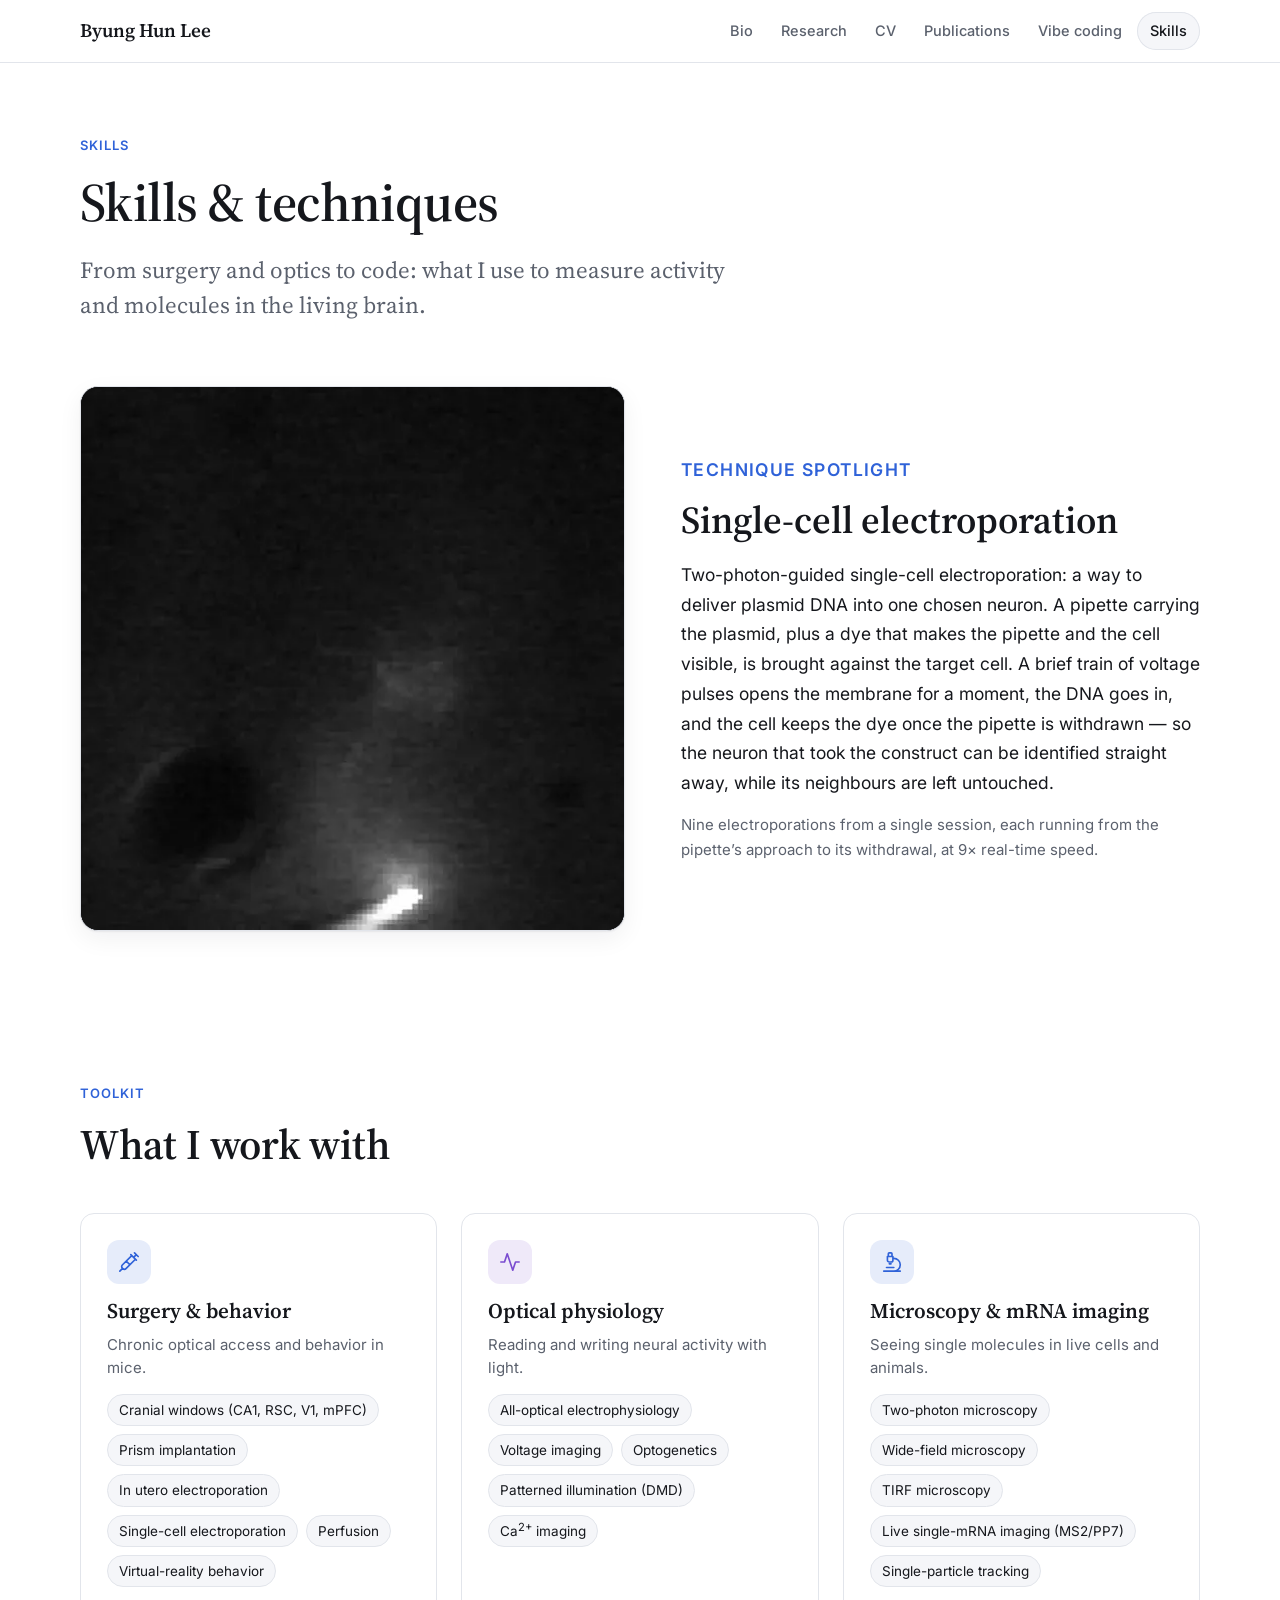
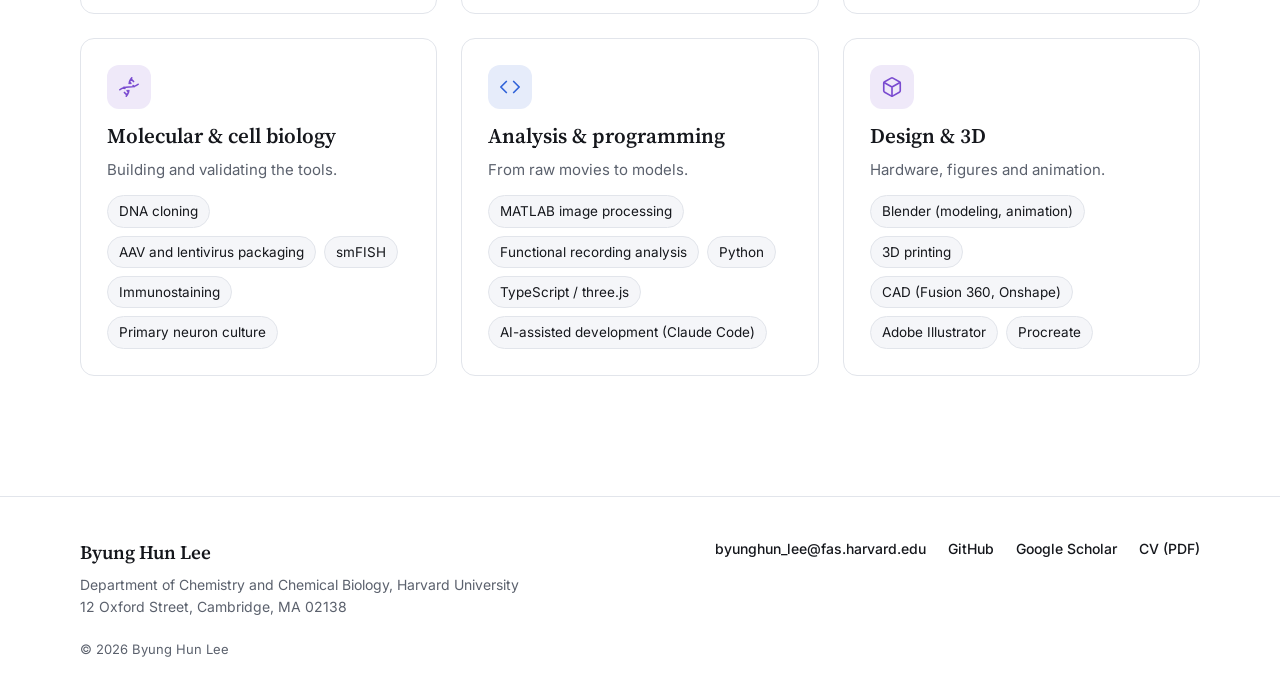
<file: skills/index.html>
<!doctype html>
<html lang="en">
<head>
  <meta charset="utf-8">
  <meta name="viewport" content="width=device-width, initial-scale=1">
  <title>Skills · Byung Hun Lee</title>
  <meta name="description" content="Skills and techniques of Byung Hun Lee: in vivo surgery, all-optical electrophysiology, microscopy, molecular biology, analysis and 3D design.">
  <meta name="author" content="Byung Hun Lee">
  <link rel="canonical" href="https://bhlee1117.github.io/skills/">
  <meta name="color-scheme" content="light dark">
  <meta name="theme-color" content="#ffffff" media="(prefers-color-scheme: light)">
  <meta name="theme-color" content="#0e1014" media="(prefers-color-scheme: dark)">

  <meta property="og:type" content="profile">
  <meta property="og:title" content="Skills · Byung Hun Lee">
  <meta property="og:description" content="Skills and techniques of Byung Hun Lee: in vivo surgery, all-optical electrophysiology, microscopy, molecular biology, analysis and 3D design.">
  <meta property="og:url" content="https://bhlee1117.github.io/skills/">
  <meta property="og:image" content="https://bhlee1117.github.io/assets/img/og-image.jpg">
  <meta name="twitter:card" content="summary_large_image">

  <link rel="icon" href="/assets/img/favicon.svg" type="image/svg+xml">
  <link rel="preconnect" href="https://fonts.googleapis.com">
  <link rel="preconnect" href="https://fonts.gstatic.com" crossorigin>
  <link href="https://fonts.googleapis.com/css2?family=Inter:wght@400;500;600&family=Source+Serif+4:opsz,wght@8..60,400;8..60,600&display=swap" rel="stylesheet">
  <link rel="stylesheet" href="/assets/css/style.css">
</head>
<body>
  <a class="skip" href="#main">Skip to content</a>

  <header class="site-header">
    <nav class="nav container" aria-label="Primary">
      <a class="brand" href="/">Byung Hun Lee</a>
      <ul class="tabs">
        <li><a href="/">Bio</a></li>
        <li><a href="/research/">Research</a></li>
        <li><a href="/cv/">CV</a></li>
        <li><a href="/publications/">Publications</a></li>
        <li><a href="/projects/">Vibe coding</a></li>
        <li><a href="/skills/" aria-current="page">Skills</a></li>
      </ul>
    </nav>
  </header>

  <main id="main">
    <section class="page-head">
      <div class="container">
        <p class="eyebrow">Skills</p>
        <h1>Skills &amp; techniques</h1>
        <p class="lead">From surgery and optics to code: what I use to measure activity and molecules in the living brain.</p>
      </div>
    </section>

    <section class="section tight" id="spotlight">
      <div class="container">
        <figure class="feature-media">
          <div class="media-frame square">
            <video class="loop-video" autoplay muted loop playsinline preload="metadata" poster="/assets/video/sce-9x-poster.webp"
                   aria-label="Nine single-cell electroporations played one after another at 9× speed: in each, a pipette carrying plasmid DNA approaches a neuron, the cell fills, and the pipette is withdrawn.">
              <source src="/assets/video/sce-9x.mp4" type="video/mp4">
            </video>
          </div>
          <figcaption>
            <p class="eyebrow">Technique spotlight</p>
            <h2>Single-cell electroporation</h2>
            <p>Two-photon-guided single-cell electroporation: a way to deliver plasmid DNA into one chosen neuron. A pipette carrying the plasmid, plus a dye that makes the pipette and the cell visible, is brought against the target cell. A brief train of voltage pulses opens the membrane for a moment, the DNA goes in, and the cell keeps the dye once the pipette is withdrawn — so the neuron that took the construct can be identified straight away, while its neighbours are left untouched.</p>
            <p class="media-note">Nine electroporations from a single session, each running from the pipette’s approach to its withdrawal, at 9× real-time speed.</p>
          </figcaption>
        </figure>
      </div>
    </section>

    <section class="section tight">
      <div class="container">
        <header class="section-head">
          <p class="eyebrow">Toolkit</p>
          <h2>What I work with</h2>
        </header>
        <div class="skills">
        <article class="skill">
          <span class="skill-icon"><svg aria-hidden="true" viewBox="0 0 24 24"><path d="m18 2 4 4M17 7l3-3M19 9 8.7 19.3a2.4 2.4 0 0 1-3.4 0l-.6-.6a2.4 2.4 0 0 1 0-3.4L15 5M9 11l4 4M5 19l-3 3M14 4l6 6"/></svg></span>
          <h2>Surgery &amp; behavior</h2>
          <p>Chronic optical access and behavior in mice.</p>
          <ul class="chips"><li>Cranial windows (CA1, RSC, V1, mPFC)</li><li>Prism implantation</li><li>In utero electroporation</li><li>Single-cell electroporation</li><li>Perfusion</li><li>Virtual-reality behavior</li></ul>
        </article>
        <article class="skill">
          <span class="skill-icon"><svg aria-hidden="true" viewBox="0 0 24 24"><path d="M22 12h-4l-3 9L9 3l-3 9H2"/></svg></span>
          <h2>Optical physiology</h2>
          <p>Reading and writing neural activity with light.</p>
          <ul class="chips"><li>All-optical electrophysiology</li><li>Voltage imaging</li><li>Optogenetics</li><li>Patterned illumination (DMD)</li><li>Ca<sup>2+</sup> imaging</li></ul>
        </article>
        <article class="skill">
          <span class="skill-icon"><svg aria-hidden="true" viewBox="0 0 24 24"><path d="M6 18h8M3 22h18M14 22a7 7 0 1 0 0-14h-1M9 14h2M9 12a2 2 0 0 1-2-2V6h6v4a2 2 0 0 1-2 2zM12 6V3a1 1 0 0 0-1-1H9a1 1 0 0 0-1 1v3"/></svg></span>
          <h2>Microscopy &amp; mRNA imaging</h2>
          <p>Seeing single molecules in live cells and animals.</p>
          <ul class="chips"><li>Two-photon microscopy</li><li>Wide-field microscopy</li><li>TIRF microscopy</li><li>Live single-mRNA imaging (MS2/PP7)</li><li>Single-particle tracking</li></ul>
        </article>
        <article class="skill">
          <span class="skill-icon"><svg aria-hidden="true" viewBox="0 0 24 24"><path d="M2 15c6.667-6 13.333 0 20-6M9 22c1.8-2 2.5-4 2.8-6M15 2c-1.8 2-2.5 4-2.8 6M17 6l-2.9-2.9M7 18l2.9 2.9M10 16l1.5 1.5M14 8l-1.5-1.5M6.5 12.5l1 1M16.5 10.5l1 1"/></svg></span>
          <h2>Molecular &amp; cell biology</h2>
          <p>Building and validating the tools.</p>
          <ul class="chips"><li>DNA cloning</li><li>AAV and lentivirus packaging</li><li>smFISH</li><li>Immunostaining</li><li>Primary neuron culture</li></ul>
        </article>
        <article class="skill">
          <span class="skill-icon"><svg aria-hidden="true" viewBox="0 0 24 24"><path d="m16 18 6-6-6-6M8 6l-6 6 6 6"/></svg></span>
          <h2>Analysis &amp; programming</h2>
          <p>From raw movies to models.</p>
          <ul class="chips"><li>MATLAB image processing</li><li>Functional recording analysis</li><li>Python</li><li>TypeScript / three.js</li><li>AI-assisted development (Claude Code)</li></ul>
        </article>
        <article class="skill">
          <span class="skill-icon"><svg aria-hidden="true" viewBox="0 0 24 24"><path d="M21 16V8a2 2 0 0 0-1-1.7l-7-4a2 2 0 0 0-2 0l-7 4A2 2 0 0 0 3 8v8a2 2 0 0 0 1 1.7l7 4a2 2 0 0 0 2 0l7-4a2 2 0 0 0 1-1.7z"/><path d="M3.3 7 12 12l8.7-5M12 22V12"/></svg></span>
          <h2>Design &amp; 3D</h2>
          <p>Hardware, figures and animation.</p>
          <ul class="chips"><li>Blender (modeling, animation)</li><li>3D printing</li><li>CAD (Fusion 360, Onshape)</li><li>Adobe Illustrator</li><li>Procreate</li></ul>
        </article>
        </div>
      </div>
    </section>
  </main>

  <footer class="site-footer">
    <div class="container footer-grid">
      <div>
        <a class="brand" href="/">Byung Hun Lee</a>
        <p>Department of Chemistry and Chemical Biology, Harvard University<br>12 Oxford Street, Cambridge, MA 02138</p>
      </div>
      <ul class="footer-links">
        <li><a href="mailto:byunghun_lee@fas.harvard.edu">byunghun_lee@fas.harvard.edu</a></li>
        <li><a href="https://github.com/bhlee1117" rel="noopener">GitHub</a></li>
        <li><a href="https://scholar.google.com/citations?user=bluHPzY7HD0C" rel="noopener">Google Scholar</a></li>
        <li><a href="/assets/cv/Byung_Hun_Lee_CV.pdf">CV (PDF)</a></li>
      </ul>
    </div>
    <div class="container footer-meta">© <span id="year">2026</span> Byung Hun Lee</div>
  </footer>

  <script src="/assets/js/main.js" defer></script>
</body>
</html>
</file>
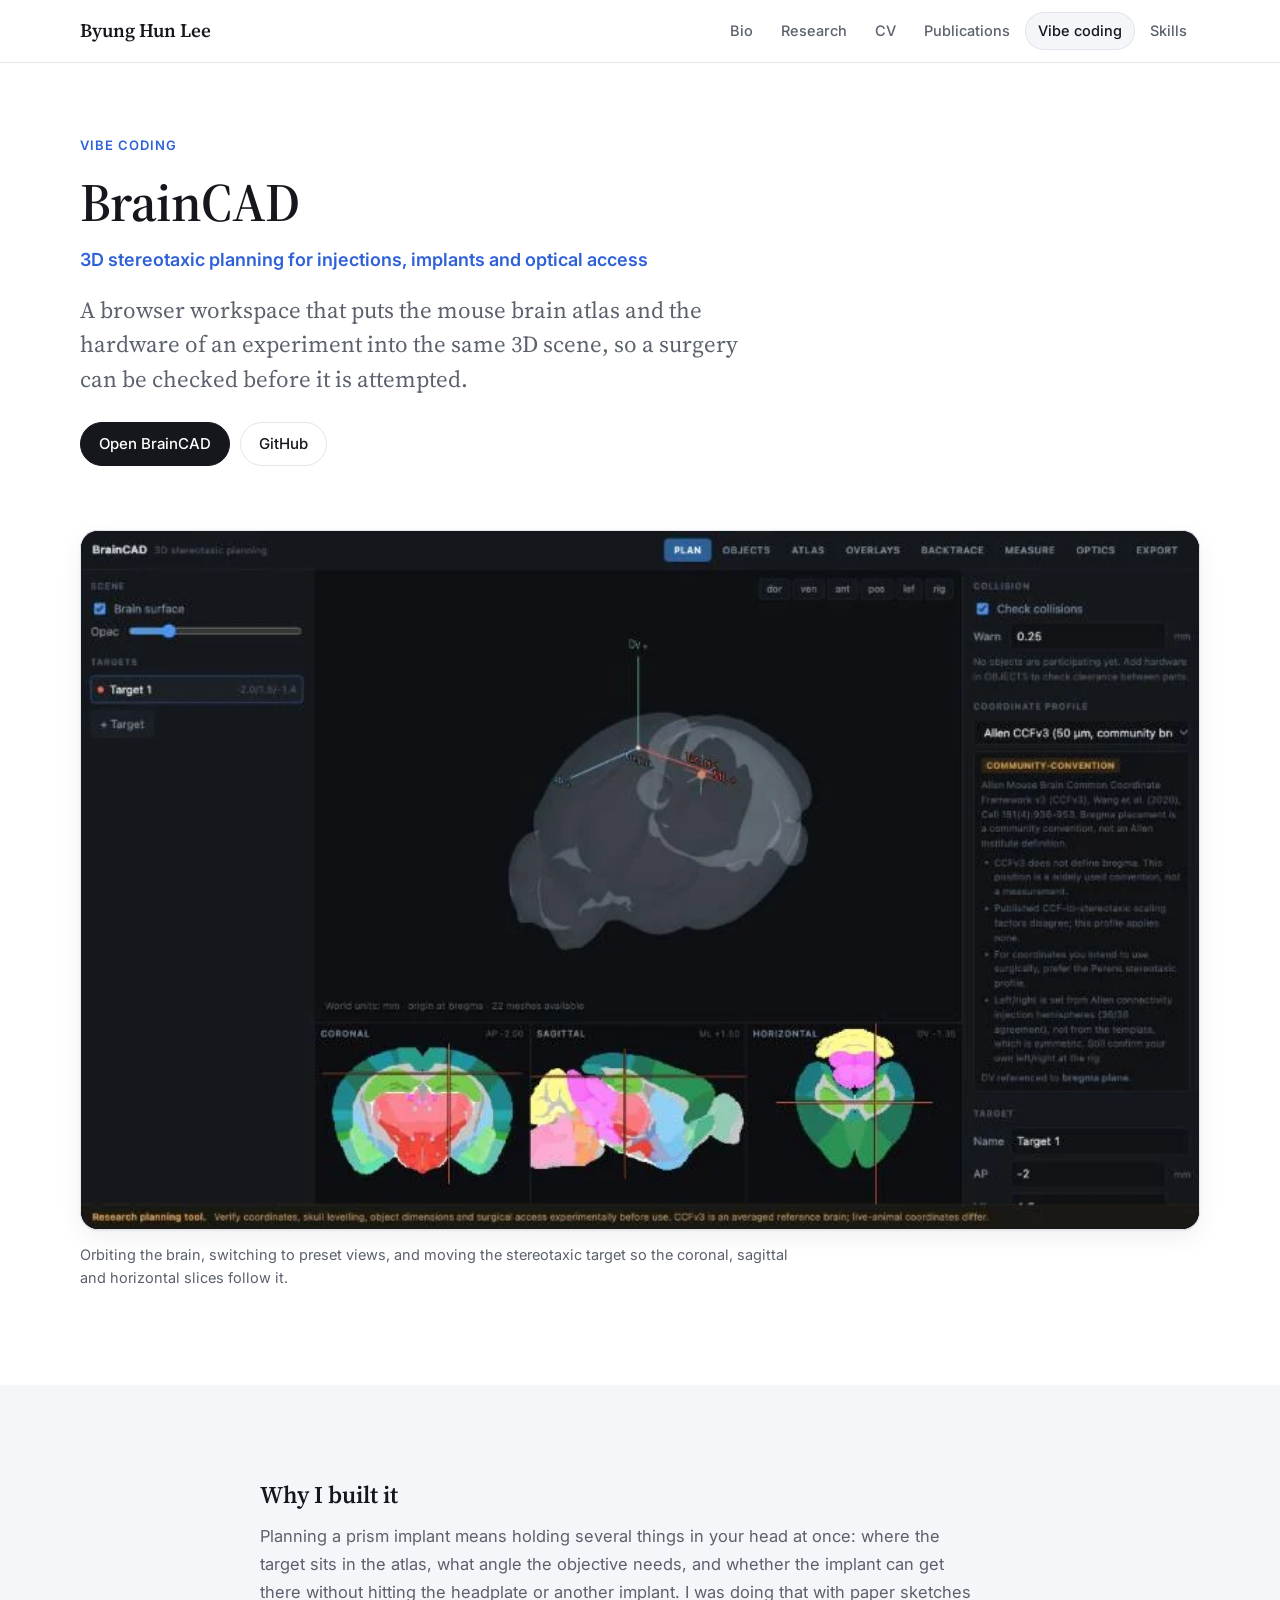
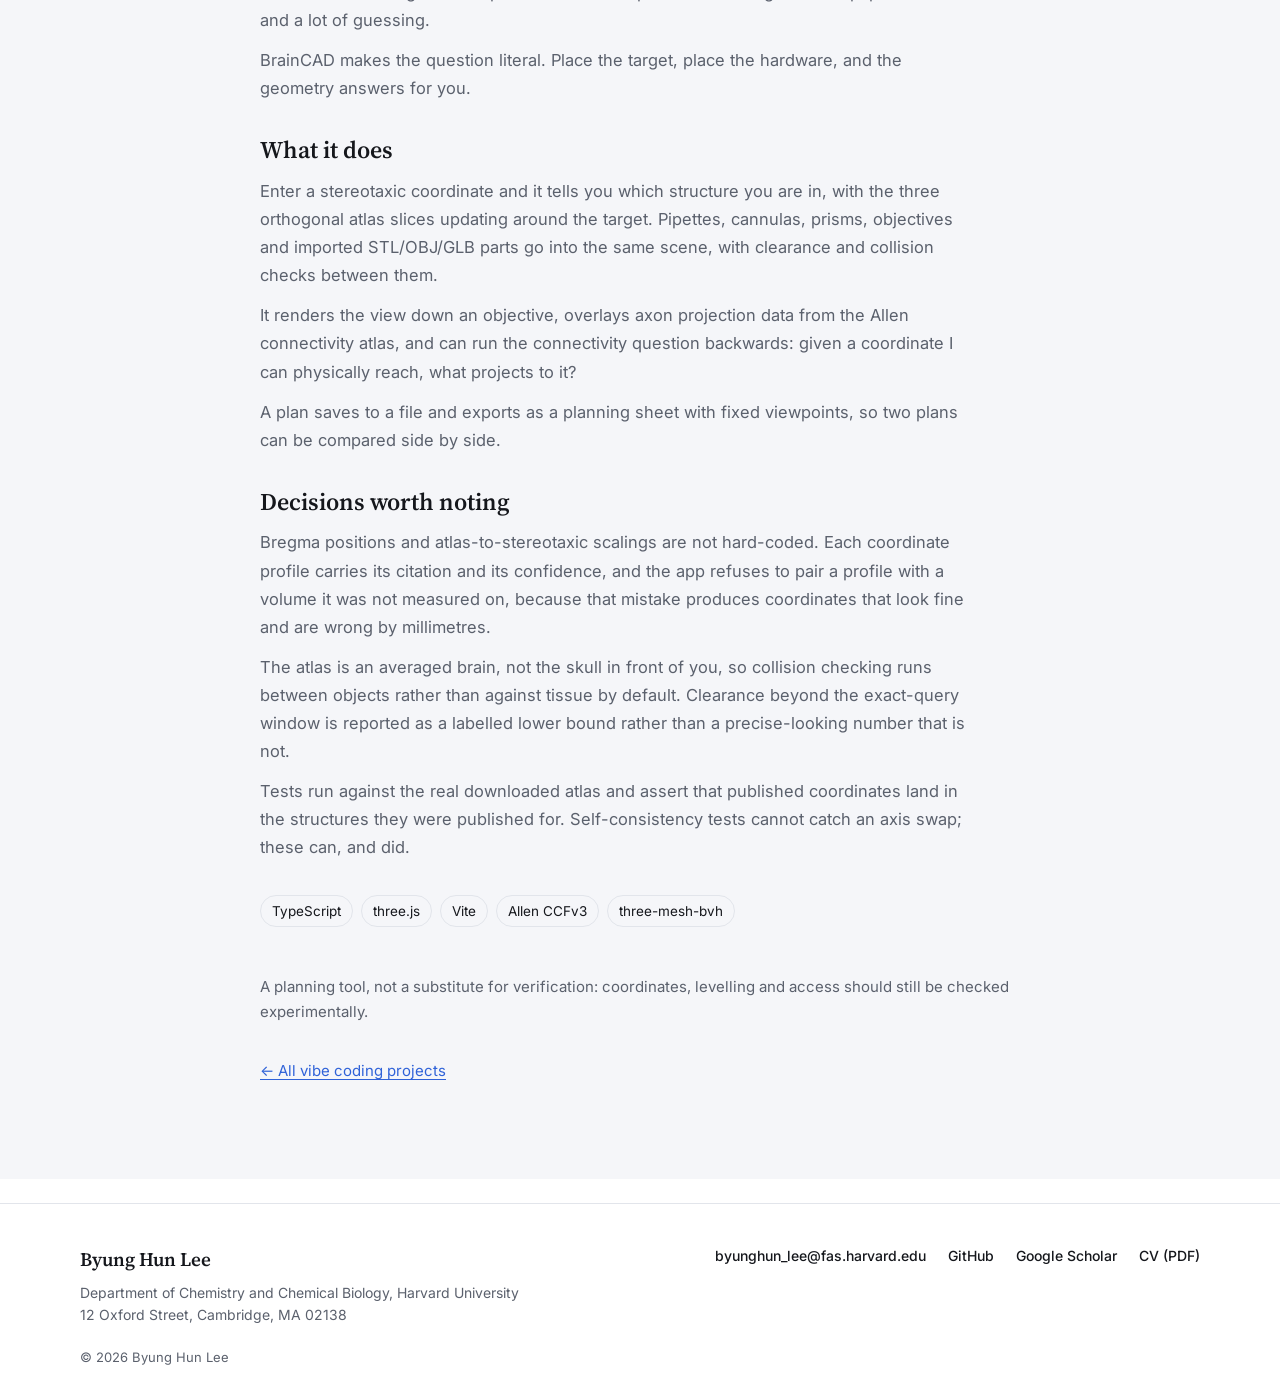
<file: projects/braincad/index.html>
<!doctype html>
<html lang="en">
<head>
  <meta charset="utf-8">
  <meta name="viewport" content="width=device-width, initial-scale=1">
  <title>BrainCAD · Byung Hun Lee</title>
  <meta name="description" content="A browser workspace that puts the mouse brain atlas and the hardware of an experiment into the same 3D scene, so a surgery can be checked before it is attempted.">
  <meta name="author" content="Byung Hun Lee">
  <link rel="canonical" href="https://bhlee1117.github.io/projects/braincad/">
  <meta name="color-scheme" content="light dark">
  <meta name="theme-color" content="#ffffff" media="(prefers-color-scheme: light)">
  <meta name="theme-color" content="#0e1014" media="(prefers-color-scheme: dark)">

  <meta property="og:type" content="profile">
  <meta property="og:title" content="BrainCAD · Byung Hun Lee">
  <meta property="og:description" content="A browser workspace that puts the mouse brain atlas and the hardware of an experiment into the same 3D scene, so a surgery can be checked before it is attempted.">
  <meta property="og:url" content="https://bhlee1117.github.io/projects/braincad/">
  <meta property="og:image" content="https://bhlee1117.github.io/assets/img/og-image.jpg">
  <meta name="twitter:card" content="summary_large_image">

  <link rel="icon" href="/assets/img/favicon.svg" type="image/svg+xml">
  <link rel="preconnect" href="https://fonts.googleapis.com">
  <link rel="preconnect" href="https://fonts.gstatic.com" crossorigin>
  <link href="https://fonts.googleapis.com/css2?family=Inter:wght@400;500;600&family=Source+Serif+4:opsz,wght@8..60,400;8..60,600&display=swap" rel="stylesheet">
  <link rel="stylesheet" href="/assets/css/style.css">
</head>
<body>
  <a class="skip" href="#main">Skip to content</a>

  <header class="site-header">
    <nav class="nav container" aria-label="Primary">
      <a class="brand" href="/">Byung Hun Lee</a>
      <ul class="tabs">
        <li><a href="/">Bio</a></li>
        <li><a href="/research/">Research</a></li>
        <li><a href="/cv/">CV</a></li>
        <li><a href="/publications/">Publications</a></li>
        <li><a href="/projects/" aria-current="page">Vibe coding</a></li>
        <li><a href="/skills/">Skills</a></li>
      </ul>
    </nav>
  </header>

  <main id="main">
    <section class="page-head">
      <div class="container">
        <p class="eyebrow"><a href="/projects/">Vibe coding</a></p>
        <h1>BrainCAD</h1>
        <p class="project-tagline big">3D stereotaxic planning for injections, implants and optical access</p>
        <p class="lead">A browser workspace that puts the mouse brain atlas and the hardware of an experiment into the same 3D scene, so a surgery can be checked before it is attempted.</p>
        <div class="page-actions"><a class="button" href="https://bhlee1117.github.io/BrainCAD/" rel="noopener">Open BrainCAD</a><a class="button ghost" href="https://github.com/bhlee1117/BrainCAD" rel="noopener">GitHub</a></div>
      </div>
    </section>

    <section class="section tight">
      <div class="container">
        <figure class="wide-media">
        <div class="media-frame" style="aspect-ratio: 16 / 10">
          <video class="loop-video" autoplay muted loop playsinline preload="metadata" poster="/assets/img/projects/braincad.webp" aria-label="BrainCAD in use: orbiting the 3D mouse brain, switching preset views, and moving the target so the atlas slice views update.">
            <source src="/assets/video/braincad-demo.mp4" type="video/mp4">
          </video>
        </div>
          <figcaption>Orbiting the brain, switching to preset views, and moving the stereotaxic target so the coronal, sagittal and horizontal slices follow it.</figcaption>
        </figure>
      </div>
    </section>

    <section class="section alt">
      <div class="container narrow detail-prose">
      <section class="detail-block">
        <h2>Why I built it</h2>
          <p>Planning a prism implant means holding several things in your head at once: where the target sits in the atlas, what angle the objective needs, and whether the implant can get there without hitting the headplate or another implant. I was doing that with paper sketches and a lot of guessing.</p>
          <p>BrainCAD makes the question literal. Place the target, place the hardware, and the geometry answers for you.</p>
      </section>
      <section class="detail-block">
        <h2>What it does</h2>
          <p>Enter a stereotaxic coordinate and it tells you which structure you are in, with the three orthogonal atlas slices updating around the target. Pipettes, cannulas, prisms, objectives and imported STL/OBJ/GLB parts go into the same scene, with clearance and collision checks between them.</p>
          <p>It renders the view down an objective, overlays axon projection data from the Allen connectivity atlas, and can run the connectivity question backwards: given a coordinate I can physically reach, what projects to it?</p>
          <p>A plan saves to a file and exports as a planning sheet with fixed viewpoints, so two plans can be compared side by side.</p>
      </section>
      <section class="detail-block">
        <h2>Decisions worth noting</h2>
          <p>Bregma positions and atlas-to-stereotaxic scalings are not hard-coded. Each coordinate profile carries its citation and its confidence, and the app refuses to pair a profile with a volume it was not measured on, because that mistake produces coordinates that look fine and are wrong by millimetres.</p>
          <p>The atlas is an averaged brain, not the skull in front of you, so collision checking runs between objects rather than against tissue by default. Clearance beyond the exact-query window is reported as a labelled lower bound rather than a precise-looking number that is not.</p>
          <p>Tests run against the real downloaded atlas and assert that published coordinates land in the structures they were published for. Self-consistency tests cannot catch an axis swap; these can, and did.</p>
      </section>
        <ul class="chips" aria-label="Built with"><li>TypeScript</li><li>three.js</li><li>Vite</li><li>Allen CCFv3</li><li>three-mesh-bvh</li></ul>
        <p class="media-note">A planning tool, not a substitute for verification: coordinates, levelling and access should still be checked experimentally.</p>
        <p class="back-link"><a href="/projects/">← All vibe coding projects</a></p>
      </div>
    </section>
  </main>

  <footer class="site-footer">
    <div class="container footer-grid">
      <div>
        <a class="brand" href="/">Byung Hun Lee</a>
        <p>Department of Chemistry and Chemical Biology, Harvard University<br>12 Oxford Street, Cambridge, MA 02138</p>
      </div>
      <ul class="footer-links">
        <li><a href="mailto:byunghun_lee@fas.harvard.edu">byunghun_lee@fas.harvard.edu</a></li>
        <li><a href="https://github.com/bhlee1117" rel="noopener">GitHub</a></li>
        <li><a href="https://scholar.google.com/citations?user=bluHPzY7HD0C" rel="noopener">Google Scholar</a></li>
        <li><a href="/assets/cv/Byung_Hun_Lee_CV.pdf">CV (PDF)</a></li>
      </ul>
    </div>
    <div class="container footer-meta">© <span id="year">2026</span> Byung Hun Lee</div>
  </footer>

  <script src="/assets/js/main.js" defer></script>
</body>
</html>
</file>
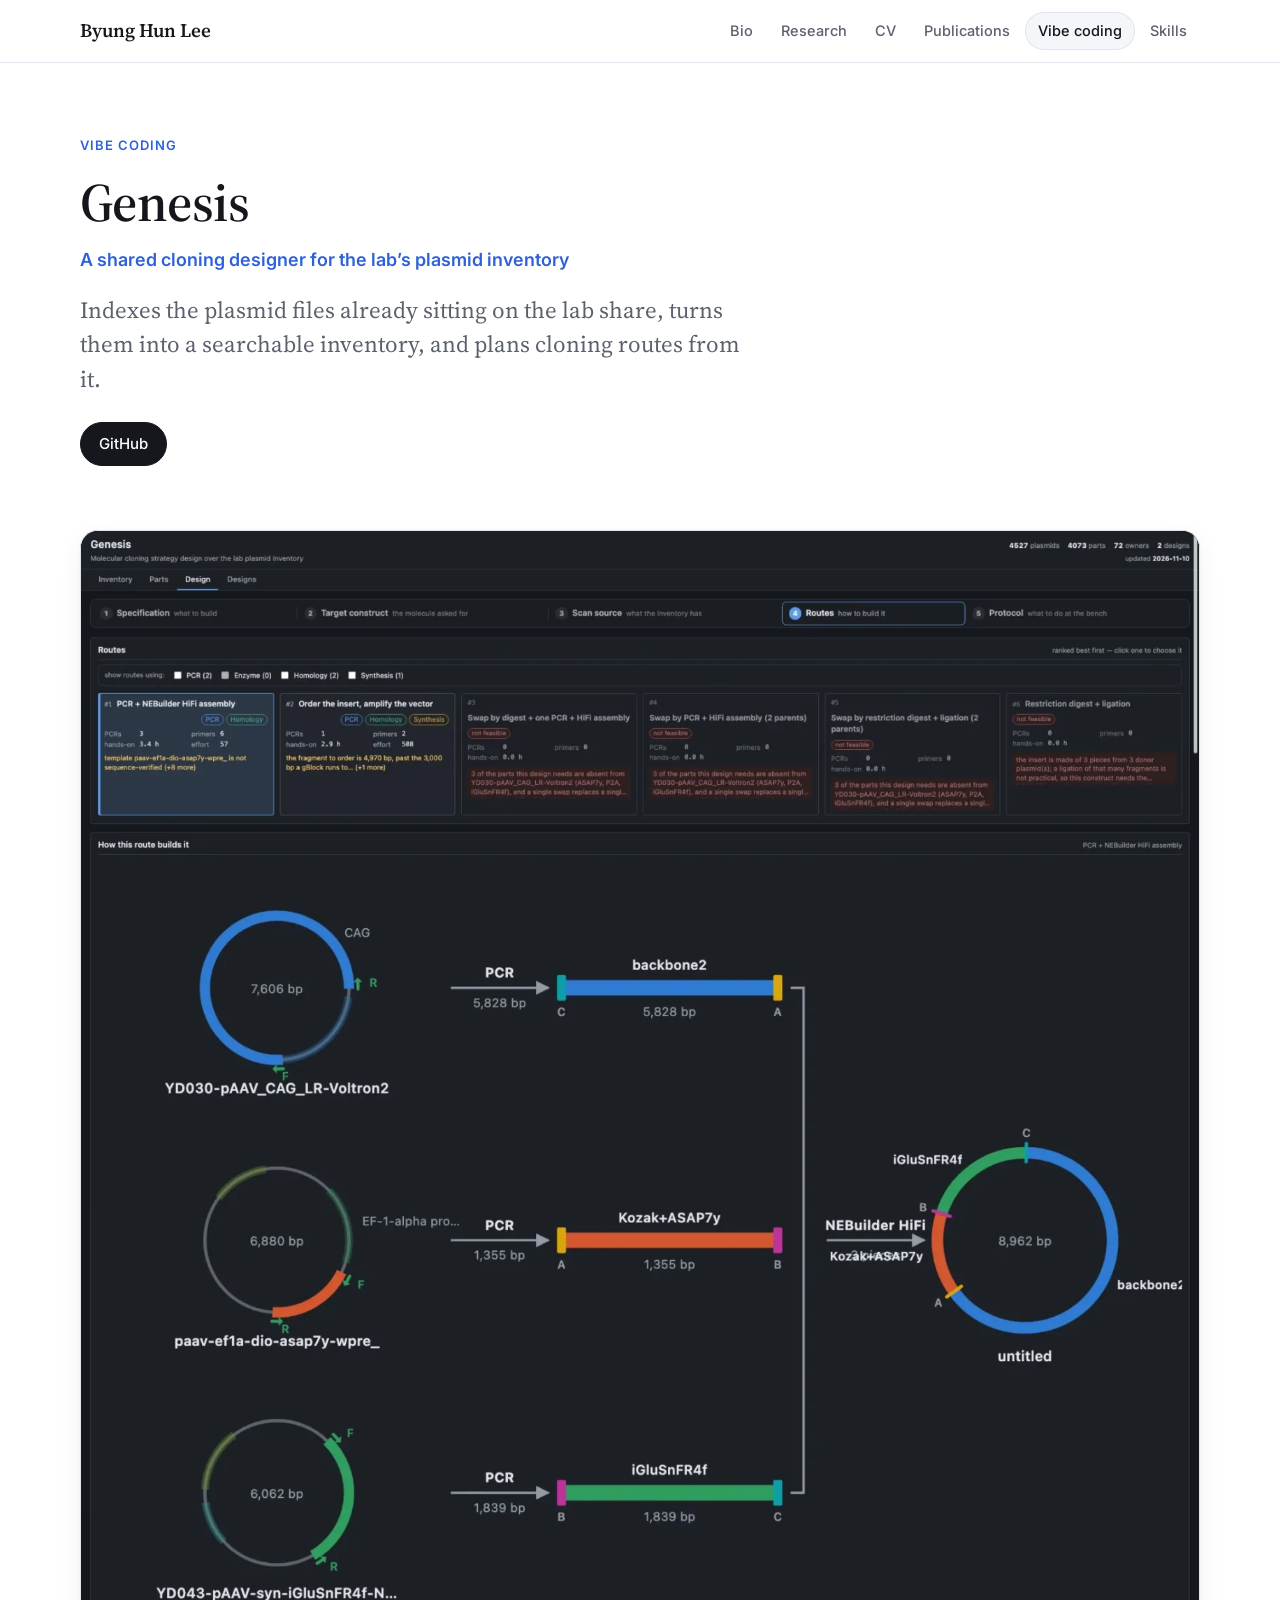
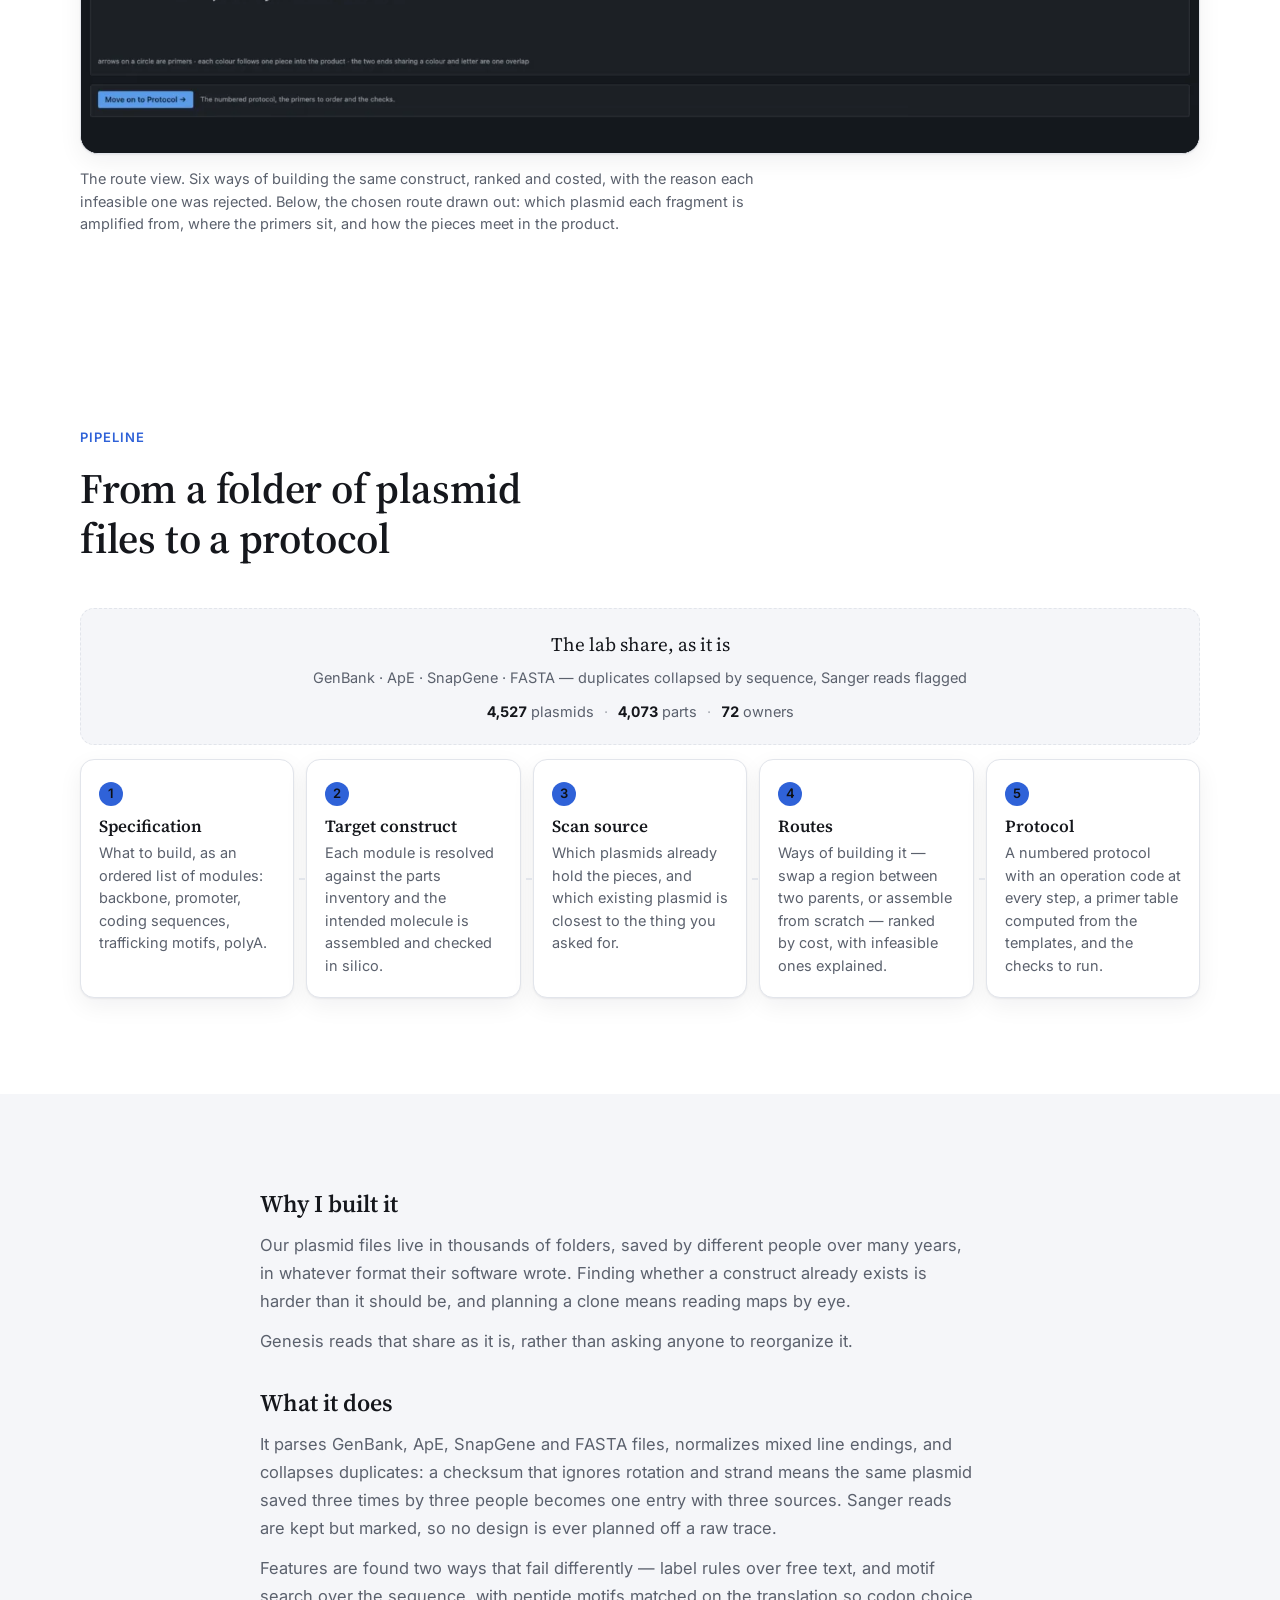
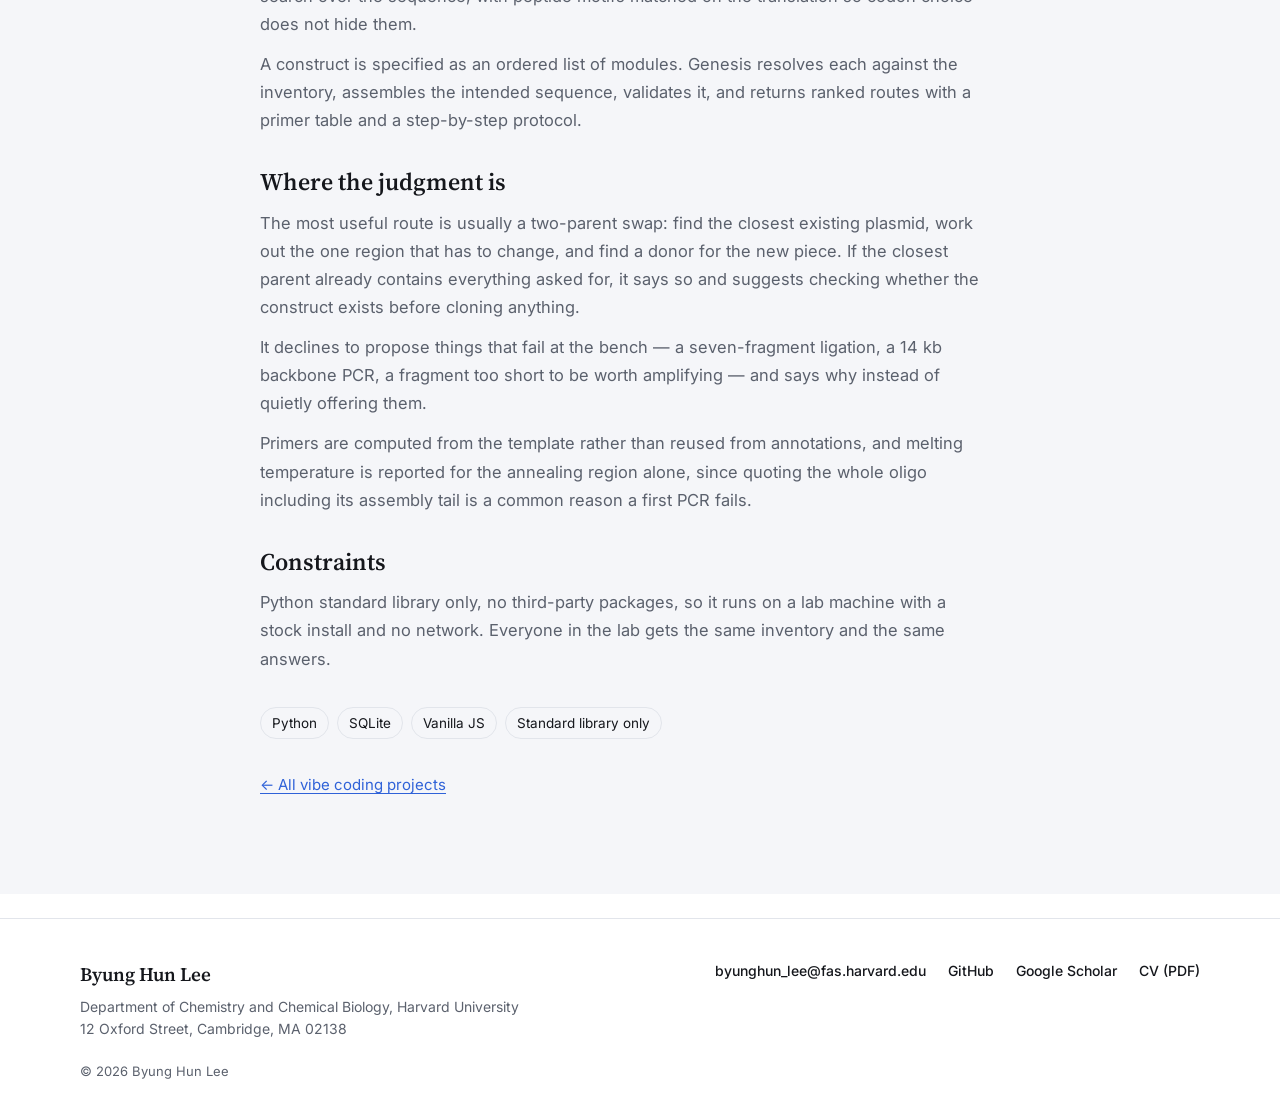
<file: projects/genesis/index.html>
<!doctype html>
<html lang="en">
<head>
  <meta charset="utf-8">
  <meta name="viewport" content="width=device-width, initial-scale=1">
  <title>Genesis · Byung Hun Lee</title>
  <meta name="description" content="Indexes the plasmid files already sitting on the lab share, turns them into a searchable inventory, and plans cloning routes from it.">
  <meta name="author" content="Byung Hun Lee">
  <link rel="canonical" href="https://bhlee1117.github.io/projects/genesis/">
  <meta name="color-scheme" content="light dark">
  <meta name="theme-color" content="#ffffff" media="(prefers-color-scheme: light)">
  <meta name="theme-color" content="#0e1014" media="(prefers-color-scheme: dark)">

  <meta property="og:type" content="profile">
  <meta property="og:title" content="Genesis · Byung Hun Lee">
  <meta property="og:description" content="Indexes the plasmid files already sitting on the lab share, turns them into a searchable inventory, and plans cloning routes from it.">
  <meta property="og:url" content="https://bhlee1117.github.io/projects/genesis/">
  <meta property="og:image" content="https://bhlee1117.github.io/assets/img/og-image.jpg">
  <meta name="twitter:card" content="summary_large_image">

  <link rel="icon" href="/assets/img/favicon.svg" type="image/svg+xml">
  <link rel="preconnect" href="https://fonts.googleapis.com">
  <link rel="preconnect" href="https://fonts.gstatic.com" crossorigin>
  <link href="https://fonts.googleapis.com/css2?family=Inter:wght@400;500;600&family=Source+Serif+4:opsz,wght@8..60,400;8..60,600&display=swap" rel="stylesheet">
  <link rel="stylesheet" href="/assets/css/style.css">
</head>
<body>
  <a class="skip" href="#main">Skip to content</a>

  <header class="site-header">
    <nav class="nav container" aria-label="Primary">
      <a class="brand" href="/">Byung Hun Lee</a>
      <ul class="tabs">
        <li><a href="/">Bio</a></li>
        <li><a href="/research/">Research</a></li>
        <li><a href="/cv/">CV</a></li>
        <li><a href="/publications/">Publications</a></li>
        <li><a href="/projects/" aria-current="page">Vibe coding</a></li>
        <li><a href="/skills/">Skills</a></li>
      </ul>
    </nav>
  </header>

  <main id="main">
    <section class="page-head">
      <div class="container">
        <p class="eyebrow"><a href="/projects/">Vibe coding</a></p>
        <h1>Genesis</h1>
        <p class="project-tagline big">A shared cloning designer for the lab’s plasmid inventory</p>
        <p class="lead">Indexes the plasmid files already sitting on the lab share, turns them into a searchable inventory, and plans cloning routes from it.</p>
        <div class="page-actions"><a class="button" href="https://github.com/bhlee1117/Genesis" rel="noopener">GitHub</a></div>
      </div>
    </section>

    <section class="section tight">
      <div class="container">
        <figure class="wide-media">
        <div class="media-frame" style="aspect-ratio: 1794 / 1960">
          <img src="/assets/img/projects/genesis.webp" width="1794" height="1960" loading="lazy"
               alt="The Genesis route view: six ranked cloning routes across the top, and below them a diagram of the chosen route — three source plasmids, the fragment each contributes, and the assembled product.">
        </div>
          <figcaption>The route view. Six ways of building the same construct, ranked and costed, with the reason each infeasible one was rejected. Below, the chosen route drawn out: which plasmid each fragment is amplified from, where the primers sit, and how the pieces meet in the product.</figcaption>
        </figure>
      </div>
    </section>

    <section class="section">
      <div class="container">
        <header class="section-head">
          <p class="eyebrow">Pipeline</p>
          <h2>From a folder of plasmid files to a protocol</h2>
        </header>
        <div class="pipe-source">
          <p class="pipe-source-title">The lab share, as it is</p>
          <p class="pipe-source-sub">GenBank · ApE · SnapGene · FASTA — duplicates collapsed by sequence, Sanger reads flagged</p>
          <p class="pipe-source-figs"><strong>4,527</strong> plasmids<span>·</span><strong>4,073</strong> parts<span>·</span><strong>72</strong> owners</p>
        </div>
        <ol class="pipeline">
          <li><span class="pipe-n">1</span><h3>Specification</h3><p>What to build, as an ordered list of modules: backbone, promoter, coding sequences, trafficking motifs, polyA.</p></li>
          <li><span class="pipe-n">2</span><h3>Target construct</h3><p>Each module is resolved against the parts inventory and the intended molecule is assembled and checked in silico.</p></li>
          <li><span class="pipe-n">3</span><h3>Scan source</h3><p>Which plasmids already hold the pieces, and which existing plasmid is closest to the thing you asked for.</p></li>
          <li><span class="pipe-n">4</span><h3>Routes</h3><p>Ways of building it — swap a region between two parents, or assemble from scratch — ranked by cost, with infeasible ones explained.</p></li>
          <li><span class="pipe-n">5</span><h3>Protocol</h3><p>A numbered protocol with an operation code at every step, a primer table computed from the templates, and the checks to run.</p></li>
        </ol>
      </div>
    </section>

    <section class="section alt">
      <div class="container narrow detail-prose">
      <section class="detail-block">
        <h2>Why I built it</h2>
          <p>Our plasmid files live in thousands of folders, saved by different people over many years, in whatever format their software wrote. Finding whether a construct already exists is harder than it should be, and planning a clone means reading maps by eye.</p>
          <p>Genesis reads that share as it is, rather than asking anyone to reorganize it.</p>
      </section>
      <section class="detail-block">
        <h2>What it does</h2>
          <p>It parses GenBank, ApE, SnapGene and FASTA files, normalizes mixed line endings, and collapses duplicates: a checksum that ignores rotation and strand means the same plasmid saved three times by three people becomes one entry with three sources. Sanger reads are kept but marked, so no design is ever planned off a raw trace.</p>
          <p>Features are found two ways that fail differently — label rules over free text, and motif search over the sequence, with peptide motifs matched on the translation so codon choice does not hide them.</p>
          <p>A construct is specified as an ordered list of modules. Genesis resolves each against the inventory, assembles the intended sequence, validates it, and returns ranked routes with a primer table and a step-by-step protocol.</p>
      </section>
      <section class="detail-block">
        <h2>Where the judgment is</h2>
          <p>The most useful route is usually a two-parent swap: find the closest existing plasmid, work out the one region that has to change, and find a donor for the new piece. If the closest parent already contains everything asked for, it says so and suggests checking whether the construct exists before cloning anything.</p>
          <p>It declines to propose things that fail at the bench — a seven-fragment ligation, a 14 kb backbone PCR, a fragment too short to be worth amplifying — and says why instead of quietly offering them.</p>
          <p>Primers are computed from the template rather than reused from annotations, and melting temperature is reported for the annealing region alone, since quoting the whole oligo including its assembly tail is a common reason a first PCR fails.</p>
      </section>
      <section class="detail-block">
        <h2>Constraints</h2>
          <p>Python standard library only, no third-party packages, so it runs on a lab machine with a stock install and no network. Everyone in the lab gets the same inventory and the same answers.</p>
      </section>
        <ul class="chips" aria-label="Built with"><li>Python</li><li>SQLite</li><li>Vanilla JS</li><li>Standard library only</li></ul>
        
        <p class="back-link"><a href="/projects/">← All vibe coding projects</a></p>
      </div>
    </section>
  </main>

  <footer class="site-footer">
    <div class="container footer-grid">
      <div>
        <a class="brand" href="/">Byung Hun Lee</a>
        <p>Department of Chemistry and Chemical Biology, Harvard University<br>12 Oxford Street, Cambridge, MA 02138</p>
      </div>
      <ul class="footer-links">
        <li><a href="mailto:byunghun_lee@fas.harvard.edu">byunghun_lee@fas.harvard.edu</a></li>
        <li><a href="https://github.com/bhlee1117" rel="noopener">GitHub</a></li>
        <li><a href="https://scholar.google.com/citations?user=bluHPzY7HD0C" rel="noopener">Google Scholar</a></li>
        <li><a href="/assets/cv/Byung_Hun_Lee_CV.pdf">CV (PDF)</a></li>
      </ul>
    </div>
    <div class="container footer-meta">© <span id="year">2026</span> Byung Hun Lee</div>
  </footer>

  <script src="/assets/js/main.js" defer></script>
</body>
</html>
</file>
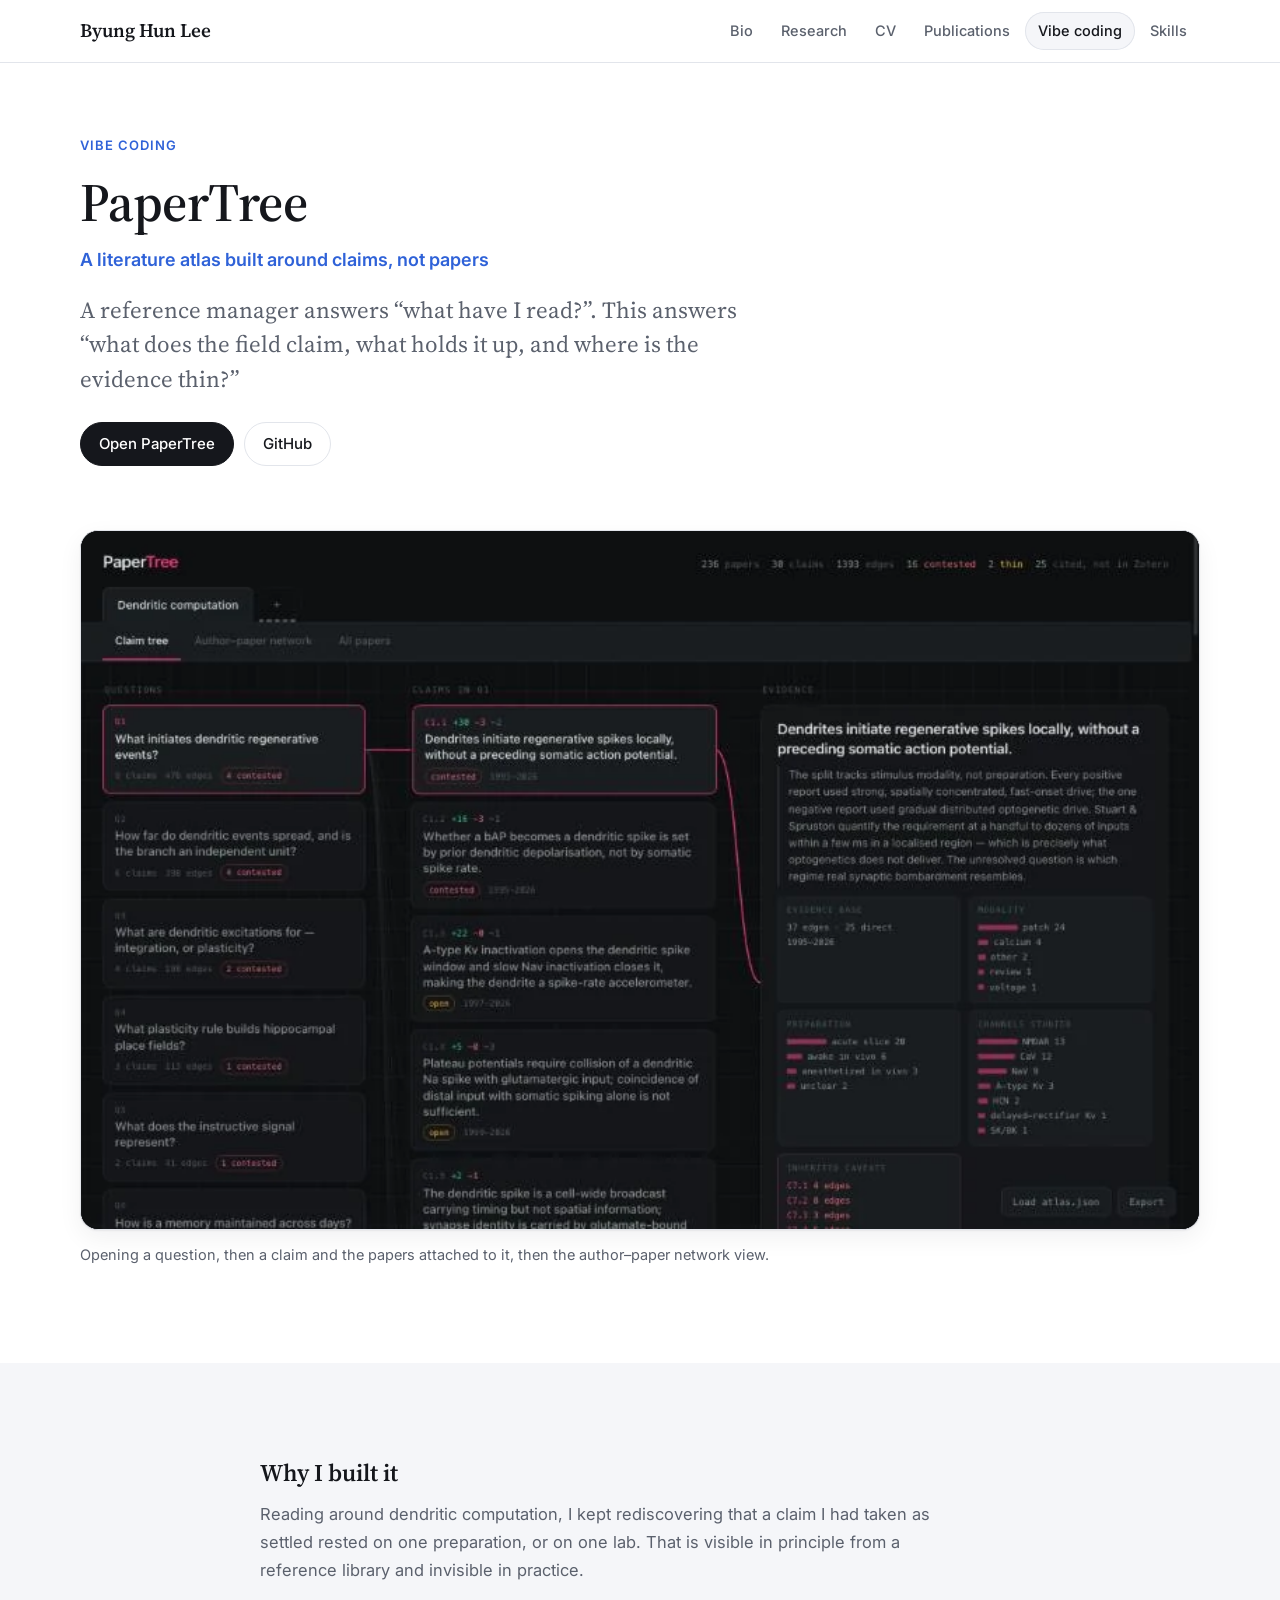
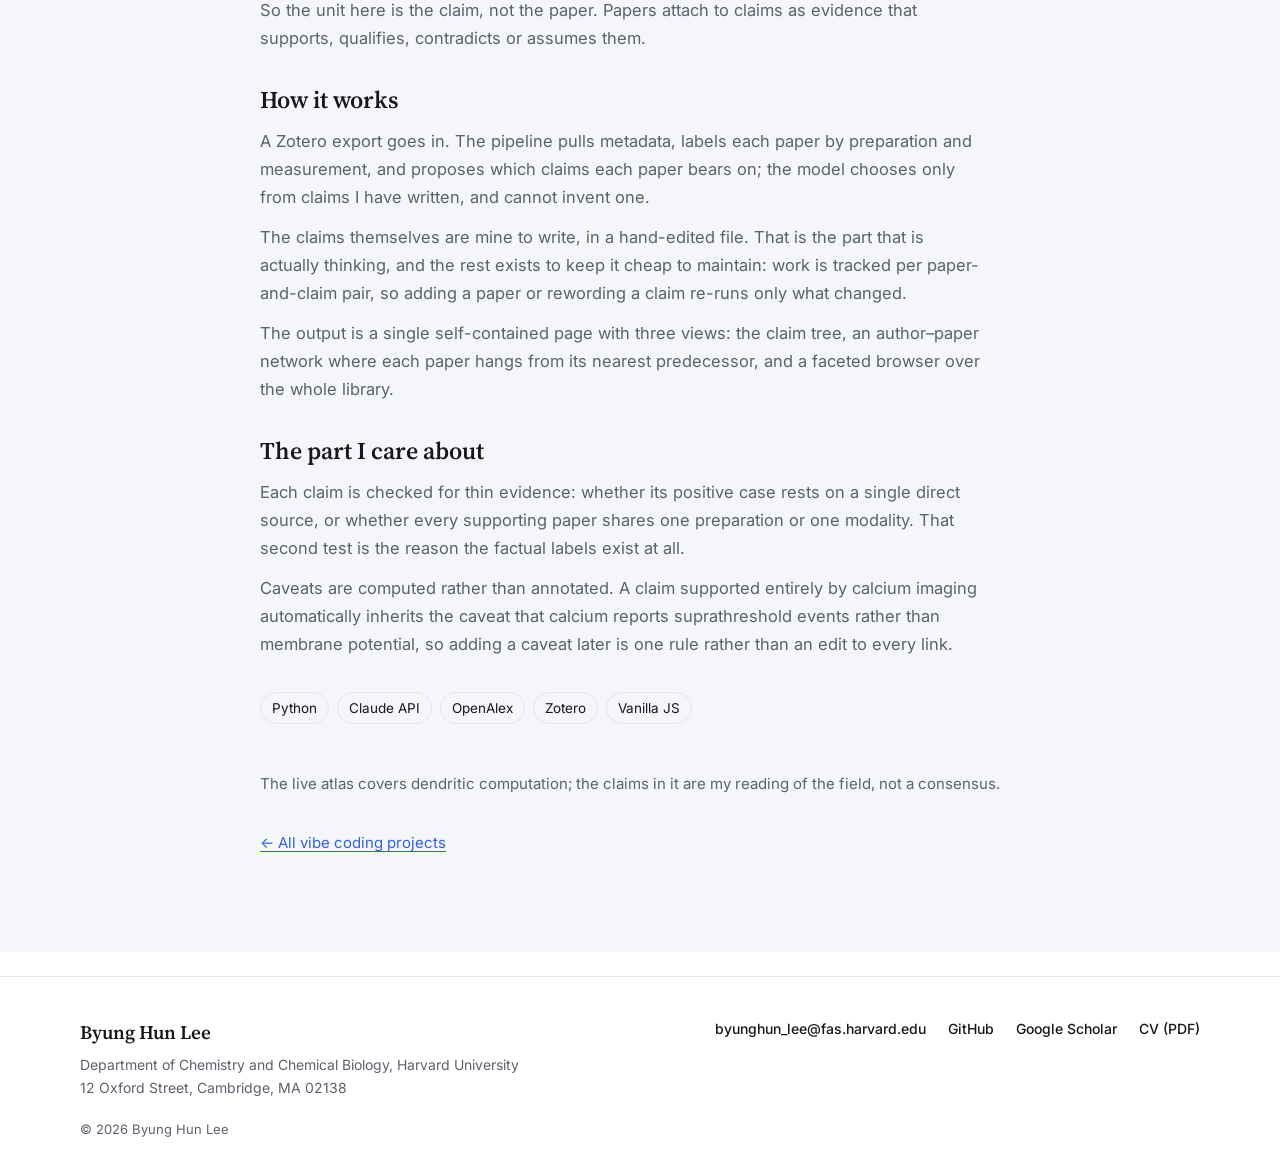
<file: projects/papertree/index.html>
<!doctype html>
<html lang="en">
<head>
  <meta charset="utf-8">
  <meta name="viewport" content="width=device-width, initial-scale=1">
  <title>PaperTree · Byung Hun Lee</title>
  <meta name="description" content="A reference manager answers what have I read. This one answers what the field claims, what holds it up, and where the evidence is thin.">
  <meta name="author" content="Byung Hun Lee">
  <link rel="canonical" href="https://bhlee1117.github.io/projects/papertree/">
  <meta name="color-scheme" content="light dark">
  <meta name="theme-color" content="#ffffff" media="(prefers-color-scheme: light)">
  <meta name="theme-color" content="#0e1014" media="(prefers-color-scheme: dark)">

  <meta property="og:type" content="profile">
  <meta property="og:title" content="PaperTree · Byung Hun Lee">
  <meta property="og:description" content="A reference manager answers what have I read. This one answers what the field claims, what holds it up, and where the evidence is thin.">
  <meta property="og:url" content="https://bhlee1117.github.io/projects/papertree/">
  <meta property="og:image" content="https://bhlee1117.github.io/assets/img/og-image.jpg">
  <meta name="twitter:card" content="summary_large_image">

  <link rel="icon" href="/assets/img/favicon.svg" type="image/svg+xml">
  <link rel="preconnect" href="https://fonts.googleapis.com">
  <link rel="preconnect" href="https://fonts.gstatic.com" crossorigin>
  <link href="https://fonts.googleapis.com/css2?family=Inter:wght@400;500;600&family=Source+Serif+4:opsz,wght@8..60,400;8..60,600&display=swap" rel="stylesheet">
  <link rel="stylesheet" href="/assets/css/style.css">
</head>
<body>
  <a class="skip" href="#main">Skip to content</a>

  <header class="site-header">
    <nav class="nav container" aria-label="Primary">
      <a class="brand" href="/">Byung Hun Lee</a>
      <ul class="tabs">
        <li><a href="/">Bio</a></li>
        <li><a href="/research/">Research</a></li>
        <li><a href="/cv/">CV</a></li>
        <li><a href="/publications/">Publications</a></li>
        <li><a href="/projects/" aria-current="page">Vibe coding</a></li>
        <li><a href="/skills/">Skills</a></li>
      </ul>
    </nav>
  </header>

  <main id="main">
    <section class="page-head">
      <div class="container">
        <p class="eyebrow"><a href="/projects/">Vibe coding</a></p>
        <h1>PaperTree</h1>
        <p class="project-tagline big">A literature atlas built around claims, not papers</p>
        <p class="lead">A reference manager answers “what have I read?”. This answers “what does the field claim, what holds it up, and where is the evidence thin?”</p>
        <div class="page-actions"><a class="button" href="https://bhlee1117.github.io/PaperTree/" rel="noopener">Open PaperTree</a><a class="button ghost" href="https://github.com/bhlee1117/PaperTree" rel="noopener">GitHub</a></div>
      </div>
    </section>

    <section class="section tight">
      <div class="container">
        <figure class="wide-media">
        <div class="media-frame" style="aspect-ratio: 16 / 10">
          <video class="loop-video" autoplay muted loop playsinline preload="metadata" poster="/assets/img/projects/papertree.webp" aria-label="PaperTree in use: opening questions, claims and their evidence, then the author–paper network.">
            <source src="/assets/video/papertree-demo.mp4" type="video/mp4">
          </video>
        </div>
          <figcaption>Opening a question, then a claim and the papers attached to it, then the author–paper network view.</figcaption>
        </figure>
      </div>
    </section>

    <section class="section alt">
      <div class="container narrow detail-prose">
      <section class="detail-block">
        <h2>Why I built it</h2>
          <p>Reading around dendritic computation, I kept rediscovering that a claim I had taken as settled rested on one preparation, or on one lab. That is visible in principle from a reference library and invisible in practice.</p>
          <p>So the unit here is the claim, not the paper. Papers attach to claims as evidence that supports, qualifies, contradicts or assumes them.</p>
      </section>
      <section class="detail-block">
        <h2>How it works</h2>
          <p>A Zotero export goes in. The pipeline pulls metadata, labels each paper by preparation and measurement, and proposes which claims each paper bears on; the model chooses only from claims I have written, and cannot invent one.</p>
          <p>The claims themselves are mine to write, in a hand-edited file. That is the part that is actually thinking, and the rest exists to keep it cheap to maintain: work is tracked per paper-and-claim pair, so adding a paper or rewording a claim re-runs only what changed.</p>
          <p>The output is a single self-contained page with three views: the claim tree, an author–paper network where each paper hangs from its nearest predecessor, and a faceted browser over the whole library.</p>
      </section>
      <section class="detail-block">
        <h2>The part I care about</h2>
          <p>Each claim is checked for thin evidence: whether its positive case rests on a single direct source, or whether every supporting paper shares one preparation or one modality. That second test is the reason the factual labels exist at all.</p>
          <p>Caveats are computed rather than annotated. A claim supported entirely by calcium imaging automatically inherits the caveat that calcium reports suprathreshold events rather than membrane potential, so adding a caveat later is one rule rather than an edit to every link.</p>
      </section>
        <ul class="chips" aria-label="Built with"><li>Python</li><li>Claude API</li><li>OpenAlex</li><li>Zotero</li><li>Vanilla JS</li></ul>
        <p class="media-note">The live atlas covers dendritic computation; the claims in it are my reading of the field, not a consensus.</p>
        <p class="back-link"><a href="/projects/">← All vibe coding projects</a></p>
      </div>
    </section>
  </main>

  <footer class="site-footer">
    <div class="container footer-grid">
      <div>
        <a class="brand" href="/">Byung Hun Lee</a>
        <p>Department of Chemistry and Chemical Biology, Harvard University<br>12 Oxford Street, Cambridge, MA 02138</p>
      </div>
      <ul class="footer-links">
        <li><a href="mailto:byunghun_lee@fas.harvard.edu">byunghun_lee@fas.harvard.edu</a></li>
        <li><a href="https://github.com/bhlee1117" rel="noopener">GitHub</a></li>
        <li><a href="https://scholar.google.com/citations?user=bluHPzY7HD0C" rel="noopener">Google Scholar</a></li>
        <li><a href="/assets/cv/Byung_Hun_Lee_CV.pdf">CV (PDF)</a></li>
      </ul>
    </div>
    <div class="container footer-meta">© <span id="year">2026</span> Byung Hun Lee</div>
  </footer>

  <script src="/assets/js/main.js" defer></script>
</body>
</html>
</file>
<file: assets/css/style.css>
/* ---------- Tokens ---------- */
:root {
  --bg: #ffffff;
  --surface: #f5f6f9;
  --card: #ffffff;
  --text: #15171c;
  --muted: #5b616d;
  --line: #e2e5eb;
  --accent: #2f62d8;     /* functional activity — blue */
  --accent-2: #7a4bd0;   /* gene expression — violet */
  --paper: #ffffff;      /* figures always sit on white */
  --trace-v: #1f2229;
  --trace-cs: #e3241b;
  --trace-stim: #0096ff;
  --shadow: 0 1px 2px rgb(16 20 30 / .06), 0 8px 24px rgb(16 20 30 / .06);
  --radius: 14px;
  --serif: "Source Serif 4", Georgia, "Times New Roman", serif;
  --sans: "Inter", system-ui, -apple-system, "Segoe UI", Roboto, sans-serif;
  color-scheme: light;
}
@media (prefers-color-scheme: dark) {
  :root:not([data-theme="light"]) {
    --bg: #0e1014;
    --surface: #14181e;
    --card: #181c23;
    --text: #e8eaef;
    --muted: #9ea5b1;
    --line: #272c35;
    --accent: #7ea4ff;
    --accent-2: #b598ff;
    --trace-v: #c9cdd6;
    --trace-cs: #ff5a52;
    --trace-stim: #3fb0ff;
    --shadow: 0 1px 2px rgb(0 0 0 / .4), 0 8px 24px rgb(0 0 0 / .35);
    color-scheme: dark;
  }
}
:root[data-theme="dark"] {
  --bg: #0e1014;
  --surface: #14181e;
  --card: #181c23;
  --text: #e8eaef;
  --muted: #9ea5b1;
  --line: #272c35;
  --accent: #7ea4ff;
  --accent-2: #b598ff;
  --trace-v: #c9cdd6;
  --trace-cs: #ff5a52;
  --trace-stim: #3fb0ff;
  --shadow: 0 1px 2px rgb(0 0 0 / .4), 0 8px 24px rgb(0 0 0 / .35);
  color-scheme: dark;
}

/* ---------- Base ---------- */
*, *::before, *::after { box-sizing: border-box; }
html { scroll-behavior: smooth; scroll-padding-top: 72px; -webkit-text-size-adjust: 100%; }
@media (prefers-reduced-motion: reduce) { html { scroll-behavior: auto; } }
body {
  margin: 0;
  background: var(--bg);
  color: var(--text);
  font: 400 17px/1.65 var(--sans);
  -webkit-font-smoothing: antialiased;
  text-rendering: optimizeLegibility;
}
img { max-width: 100%; height: auto; display: block; }
sup, sub { line-height: 0; }
a { color: var(--accent); text-decoration-thickness: 1px; text-underline-offset: 3px; }
a:hover { color: var(--accent-2); }
h1, h2, h3 { font-family: var(--serif); font-weight: 600; line-height: 1.2; margin: 0; text-wrap: balance; }
p { margin: 0; }
.container { width: min(1120px, 100% - 32px); margin-inline: auto; }
.container.narrow { width: min(760px, 100% - 32px); }
.muted { color: var(--muted); }
.skip { position: absolute; left: -999px; top: 8px; background: var(--card); padding: 8px 12px; border-radius: 8px; z-index: 100; }
.skip:focus { left: 16px; }
:focus-visible { outline: 2px solid var(--accent); outline-offset: 3px; border-radius: 4px; }

/* ---------- Header ---------- */
.site-header {
  position: sticky; top: 0; z-index: 20;
  background: color-mix(in srgb, var(--bg) 82%, transparent);
  backdrop-filter: saturate(1.4) blur(10px);
  -webkit-backdrop-filter: saturate(1.4) blur(10px);
  border-bottom: 1px solid var(--line);
}
.nav { display: flex; align-items: center; justify-content: space-between; height: 62px; gap: 24px; }
.brand { font-family: var(--serif); font-weight: 600; font-size: 19px; color: var(--text); text-decoration: none; white-space: nowrap; }
.tabs { display: flex; gap: 2px; list-style: none; margin: 0; padding: 0; }
.tabs a {
  display: block; padding: 7px 13px; border-radius: 999px; white-space: nowrap;
  color: var(--muted); font-size: 14.5px; font-weight: 500; text-decoration: none;
  transition: color .15s ease, background .15s ease;
}
.tabs a:hover { color: var(--text); background: var(--surface); }
.tabs a[aria-current="page"] { color: var(--text); background: var(--surface); box-shadow: inset 0 0 0 1px var(--line); }
@media (max-width: 900px) {
  html { scroll-padding-top: 112px; }
  .nav { flex-direction: column; align-items: stretch; height: auto; gap: 0; padding-top: 12px; }
  .tabs {
    overflow-x: auto; scrollbar-width: none; margin: 8px -16px 0; padding: 0 16px 10px;
    -webkit-mask-image: linear-gradient(to right, #000 calc(100% - 28px), transparent);
    mask-image: linear-gradient(to right, #000 calc(100% - 28px), transparent);
  }
  .tabs::-webkit-scrollbar { display: none; }
  .tabs a { padding: 6px 12px; font-size: 14px; }
}

/* ---------- Hero ---------- */
.hero { padding: 72px 0 0; position: relative; overflow: hidden; }
.hero-grid { display: grid; grid-template-columns: 1.35fr 1fr; gap: 64px; align-items: center; }
.eyebrow {
  font-size: 13px; font-weight: 600; letter-spacing: .08em; text-transform: uppercase;
  color: var(--accent); margin-bottom: 14px;
}
.hero h1 { font-size: clamp(40px, 5.6vw, 64px); letter-spacing: -.01em; }
.hero h1 .suffix { color: var(--muted); font-weight: 400; }
.nowrap { white-space: nowrap; }
.affiliation { margin-top: 18px; color: var(--muted); font-size: 16px; line-height: 1.55; }
.affiliation a { color: var(--text); font-weight: 500; text-decoration: none; border-bottom: 1px solid var(--line); }
.affiliation a:hover { border-color: var(--accent); }
.statement {
  margin-top: 32px; font-family: var(--serif); font-size: clamp(22px, 2.5vw, 28px); line-height: 1.4;
  max-width: 32ch; text-wrap: pretty;
}
.hero-links { display: flex; flex-wrap: wrap; gap: 12px; list-style: none; padding: 0; margin: 36px 0 0; }
.button {
  display: inline-flex; align-items: center; gap: 8px; height: 44px; padding: 0 18px; border-radius: 999px;
  background: var(--text); color: var(--bg); font-weight: 500; font-size: 15px; text-decoration: none;
  border: 1px solid var(--text); transition: transform .15s ease, background .15s ease;
}
.button:hover { color: var(--bg); transform: translateY(-1px); }
.button.ghost { background: transparent; color: var(--text); border-color: var(--line); }
.button.ghost:hover { border-color: var(--text); color: var(--text); }
.button svg { width: 18px; height: 18px; fill: none; stroke: currentColor; stroke-width: 1.7; stroke-linecap: round; stroke-linejoin: round; }

.portrait { margin: 0; justify-self: end; width: 100%; max-width: 400px; }
.portrait img { border-radius: 22px; aspect-ratio: 4 / 5; object-fit: cover; box-shadow: var(--shadow); }

/* Fig. 5E voltage trace (real data, vector paths from the figure) */
.trace { margin: 64px 0 0; padding-bottom: 8px; }
.trace svg {
  width: 100%; height: auto; display: block; overflow: visible;
  clip-path: inset(-4px 100% -4px 0);
  animation: sweep 4.5s linear .3s forwards;
}
.trace path { fill: none; stroke-linejoin: round; stroke-linecap: round; vector-effect: non-scaling-stroke; }
.trace .v { stroke: var(--trace-v); stroke-width: 1; }
.trace .cs path { stroke: var(--trace-cs); stroke-width: 1.15; }
.trace .stim { stroke: var(--trace-stim); stroke-width: 1.6; }
.trace .bar { stroke: var(--muted); stroke-width: 2; stroke-linecap: butt; }
@keyframes sweep { to { clip-path: inset(-4px 0 -4px 0); } }
@media (prefers-reduced-motion: reduce) { .trace svg { animation: none; clip-path: none; } }
.trace-cap {
  display: flex; flex-wrap: wrap; align-items: center; gap: 6px 18px;
  margin-top: 14px; font-size: 13.5px; color: var(--muted); line-height: 1.5;
}
.trace-cap .key { display: inline-flex; align-items: center; gap: 7px; white-space: nowrap; }
.trace-cap .sw { display: inline-block; width: 16px; height: 2px; border-radius: 2px; }
.trace-cap .sw.v { background: var(--trace-v); }
.trace-cap .sw.cs { background: var(--trace-cs); }
.trace-cap .sw.stim { background: var(--trace-stim); }
.trace-note { flex-basis: 100%; }
@media (min-width: 900px) { .trace-note { flex-basis: auto; margin-left: auto; } }

@media (max-width: 860px) {
  .hero { padding-top: 40px; }
  .hero-grid { grid-template-columns: 1fr; gap: 36px; }
  .portrait { justify-self: start; max-width: 240px; order: -1; }
  .trace { margin-top: 40px; }
}

/* ---------- Sections ---------- */
.section { padding: 96px 0; }
.section.alt { background: var(--surface); }
.section-head { margin-bottom: 44px; max-width: 720px; }
.section-head h2 { font-size: clamp(30px, 3.6vw, 42px); letter-spacing: -.005em; }
@media (max-width: 640px) { .section { padding: 64px 0; } .section-head { margin-bottom: 32px; } }

/* Questions */
.questions { list-style: none; padding: 0; margin: 0 0 56px; display: grid; grid-template-columns: 1fr 1fr; gap: 24px; }
.questions li {
  display: flex; gap: 18px; padding: 28px; background: var(--card); border: 1px solid var(--line);
  border-radius: var(--radius);
}
.q-num {
  flex: none; width: 40px; height: 40px; border-radius: 50%; display: grid; place-items: center;
  font: 600 17px/1 var(--serif); color: #fff;
  background: linear-gradient(135deg, var(--accent), var(--accent-2));
}
.questions p { font-family: var(--serif); font-size: 20px; line-height: 1.45; }
@media (max-width: 760px) { .questions { grid-template-columns: 1fr; } .questions li { padding: 22px; } .questions p { font-size: 18px; } }

/* Figures */
.figure { margin: 0; }
.figure .zoom {
  display: block; width: 100%; padding: 16px; border: 1px solid var(--line); border-radius: var(--radius);
  background: var(--paper); cursor: zoom-in; transition: box-shadow .2s ease, transform .2s ease;
}
.figure .zoom:hover { box-shadow: var(--shadow); }
.figure img { width: 100%; }
.figure figcaption { margin-top: 12px; font-size: 14.5px; color: var(--muted); line-height: 1.5; }
.figure.wide .zoom { padding: clamp(12px, 3vw, 32px); }
.figure.wide figcaption { text-align: center; }

/* Experience cards */
.cards { display: grid; grid-template-columns: 1fr 1fr; gap: 28px; }
.card {
  background: var(--card); border: 1px solid var(--line); border-radius: calc(var(--radius) + 4px);
  padding: 14px; display: flex; flex-direction: column;
}
.card .figure .zoom { border: none; border-radius: var(--radius); }
.card .figure img { aspect-ratio: 1.72; object-fit: contain; }
.card-body { padding: 18px 12px 12px; }
.card-num { font: 600 13px/1 var(--sans); letter-spacing: .1em; color: var(--accent); margin-bottom: 10px; }
.card h3 { font-size: 23px; margin-bottom: 12px; }
.card-body p:not(.card-num):not(.card-link) { color: var(--muted); font-size: 16px; }
.card-link { margin-top: 14px; font-size: 15px; font-weight: 600; }
.card-link a { text-decoration: none; }
.card-link a:hover { text-decoration: underline; }
@media (max-width: 860px) { .cards { grid-template-columns: 1fr; } }

/* Future program */
.program { display: grid; grid-template-columns: minmax(0, 1fr); gap: 24px; padding: 40px 0; border-top: 1px solid var(--line); }
.program:first-of-type { border-top: none; padding-top: 0; }
.program:last-of-type { padding-bottom: 0; }
.program-text { display: grid; grid-template-columns: 5fr 7fr; column-gap: 48px; align-items: start; }
.program-text .card-num { grid-column: 1 / -1; }
.program-text h3 { font-size: clamp(24px, 2.6vw, 30px); }
.program-text p:last-child { color: var(--muted); font-size: 17px; }
.figure-pair { display: grid; grid-template-columns: 1.15fr 1fr; gap: 24px; align-items: start; }
@media (max-width: 860px) {
  .program-text { grid-template-columns: 1fr; row-gap: 12px; }
  .figure-pair { grid-template-columns: 1fr; }
}

/* Education timeline */
.timeline { list-style: none; margin: 0; padding: 0; }
.timeline li { position: relative; padding: 0 0 32px 40px; }
.timeline li:last-child { padding-bottom: 0; }
.timeline li:not(:last-child)::after {
  content: ""; position: absolute; left: 7px; top: 26px; bottom: 0; width: 2px;
  background: linear-gradient(var(--accent), var(--accent-2)); opacity: .45; border-radius: 2px;
}
.timeline li::before {
  content: ""; position: absolute; left: 0; top: 6px; width: 16px; height: 16px; border-radius: 50%;
  background: var(--bg); border: 3px solid var(--accent);
}
.timeline li:nth-child(2)::before { border-color: color-mix(in srgb, var(--accent) 50%, var(--accent-2)); }
.timeline li:nth-child(3)::before { border-color: var(--accent-2); }
.section.alt .timeline li::before { background: var(--surface); }
.timeline h3 { font-size: 22px; margin-bottom: 4px; }
.timeline p { color: var(--muted); }

/* Contact */
.contact-line { font-family: var(--serif); font-size: clamp(22px, 3vw, 30px); margin-bottom: 14px; overflow-wrap: anywhere; }
.contact-line a { text-decoration: none; border-bottom: 2px solid color-mix(in srgb, var(--accent) 35%, transparent); }
.contact-line a:hover { border-color: var(--accent-2); }

/* Footer */
.site-footer { border-top: 1px solid var(--line); padding: 40px 0 32px; margin-top: 24px; color: var(--muted); font-size: 14px; }

/* Lightbox */
.lightbox {
  width: min(1400px, 96vw); max-width: none; max-height: 92vh; padding: 20px; border: none; border-radius: 16px;
  background: #fff; box-shadow: 0 30px 80px rgb(0 0 0 / .45);
}
.lightbox::backdrop { background: rgb(8 10 14 / .78); backdrop-filter: blur(3px); }
.lightbox img { width: 100%; max-height: calc(92vh - 40px); object-fit: contain; }
.lightbox .close {
  position: absolute; top: 10px; right: 10px; width: 40px; height: 40px; border-radius: 50%; border: none;
  background: rgb(0 0 0 / .06); color: #15171c; font-size: 26px; line-height: 1; cursor: pointer;
}
.lightbox .close:hover { background: rgb(0 0 0 / .12); }

/* Movie (YouTube facade) */
.video { margin: 40px 0 0; }
.video[hidden] { display: none; }
.video-frame {
  position: relative; aspect-ratio: 16 / 9; border-radius: calc(var(--radius) + 4px); overflow: hidden;
  background: #0b1020; border: 1px solid var(--line);
}
.video-frame iframe, .video-play { position: absolute; inset: 0; width: 100%; height: 100%; border: 0; }
.video-play { padding: 0; cursor: pointer; background: none; }
.video-play img { width: 100%; height: 100%; object-fit: cover; transition: transform .4s ease, filter .3s ease; }
.video-play:hover img { transform: scale(1.015); filter: brightness(1.08); }
.play-icon {
  position: absolute; left: 50%; top: 50%; width: 76px; height: 76px; margin: -38px 0 0 -38px; border-radius: 50%;
  display: grid; place-items: center; background: rgb(255 255 255 / .92); box-shadow: 0 8px 30px rgb(0 0 0 / .35);
  transition: transform .2s ease;
}
.play-icon svg { width: 30px; height: 30px; fill: #15171c; margin-left: 4px; }
.video-play:hover .play-icon { transform: scale(1.06); }
.video figcaption { margin-top: 14px; font-size: 15px; color: var(--muted); line-height: 1.55; }
.video figcaption strong { color: var(--text); font-weight: 600; }
.yt-link { white-space: nowrap; margin-left: 6px; }
@media (max-width: 640px) { .play-icon { width: 60px; height: 60px; margin: -30px 0 0 -30px; } .play-icon svg { width: 24px; height: 24px; } }

/* ---------- Sub-page header ---------- */
.page-head { padding: 72px 0 8px; }
.page-head h1 { font-size: clamp(36px, 5vw, 54px); letter-spacing: -.01em; }
.lead { margin-top: 18px; font-family: var(--serif); font-size: clamp(19px, 2.2vw, 23px); line-height: 1.5; color: var(--muted); max-width: 62ch; }
.page-actions { display: flex; flex-wrap: wrap; gap: 12px; margin-top: 28px; }
.section.tight { padding-top: 56px; }
@media (max-width: 640px) { .page-head { padding-top: 44px; } }

/* ---------- Bio ---------- */
.bio-grid { display: grid; grid-template-columns: minmax(0, 1.5fr) minmax(0, 1fr); gap: 64px; align-items: start; }
.prose p { font-size: 18px; line-height: 1.75; }
.prose p + p { margin-top: 18px; }
.side-card { background: var(--card); border: 1px solid var(--line); border-radius: var(--radius); padding: 26px; }
.side-card + .side-card { margin-top: 20px; }
.side-card h2 { font-size: 20px; margin-bottom: 16px; }
.facts { list-style: none; margin: 0; padding: 0; display: grid; gap: 14px; }
.facts li { display: grid; grid-template-columns: 76px 1fr; gap: 12px; font-size: 15px; line-height: 1.5; }
.facts .when { color: var(--muted); font-variant-numeric: tabular-nums; }
.facts .what span { display: block; color: var(--muted); font-size: 14px; }
.news { list-style: none; margin: 0; padding: 0; display: grid; gap: 0; }
.news li { display: grid; grid-template-columns: 88px 1fr; gap: 20px; padding: 18px 0; border-top: 1px solid var(--line); }
.news li:first-child { border-top: none; padding-top: 0; }
.news .when { color: var(--muted); font-size: 14.5px; font-variant-numeric: tabular-nums; padding-top: 2px; }
.news .what { font-size: 16.5px; line-height: 1.55; }
.news .what a { color: var(--text); text-decoration-color: color-mix(in srgb, var(--accent) 45%, transparent); }
.news .what a:hover { color: var(--accent); }
.news .what em { color: var(--muted); font-style: italic; }
@media (max-width: 860px) { .bio-grid { grid-template-columns: 1fr; gap: 40px; } }
@media (max-width: 520px) { .news li { grid-template-columns: 1fr; gap: 4px; } }

/* ---------- CV ---------- */
.cv-block { display: grid; grid-template-columns: 220px minmax(0, 1fr); gap: 20px 48px; padding: 44px 0; border-top: 1px solid var(--line); }
.cv-block:first-child { border-top: none; padding-top: 8px; }
.cv-block > h2 { font-size: 22px; }
.cv-list { list-style: none; margin: 0; padding: 0; display: grid; gap: 22px; }
.cv-item { display: grid; grid-template-columns: 150px minmax(0, 1fr); gap: 4px 24px; }
.cv-when { color: var(--muted); font-size: 14.5px; font-variant-numeric: tabular-nums; padding-top: 2px; }
.cv-what h3 { font-family: var(--sans); font-size: 17px; font-weight: 600; line-height: 1.4; text-wrap: pretty; }
.cv-what h3 a { color: inherit; text-decoration: none; }
.cv-what h3 a:hover { color: var(--accent); text-decoration: underline; text-underline-offset: 3px; }
.cv-updated { margin: 10px 0 0; color: var(--muted); font-size: 15px; }
.cv-what p { color: var(--muted); font-size: 15.5px; margin-top: 2px; }
.cv-bullets { margin: 0; padding-left: 20px; display: grid; gap: 14px; }
.cv-bullets li { font-size: 16px; line-height: 1.65; }
.cv-bullets li strong { font-weight: 600; }
.cv-sub { font: 600 13px/1 var(--sans); letter-spacing: .08em; text-transform: uppercase; color: var(--accent); margin: 30px 0 14px; }
.cv-sub:first-child { margin-top: 0; }
@media (max-width: 860px) { .cv-block { grid-template-columns: 1fr; gap: 20px; } }
@media (max-width: 520px) { .cv-item { grid-template-columns: 1fr; } }

/* ---------- Publications ---------- */
.pub-stats { display: flex; flex-wrap: wrap; gap: 10px; margin-top: 26px; list-style: none; padding: 0; }
.pub-stats li { padding: 7px 14px; border-radius: 999px; border: 1px solid var(--line); background: var(--card); font-size: 14.5px; color: var(--muted); }
.pub-stats strong { color: var(--text); font-weight: 600; }
.pub-group { padding: 44px 0; border-top: 1px solid var(--line); }
.pub-group:first-child { border-top: none; padding-top: 8px; }
.pub-group > h2 { font-size: 24px; margin-bottom: 26px; }
.pub-list { list-style: none; margin: 0; padding: 0; display: grid; gap: 26px; }
.pub { display: grid; grid-template-columns: 64px minmax(0, 1fr); gap: 4px 20px; }
.pub-year { color: var(--muted); font-size: 14.5px; font-variant-numeric: tabular-nums; padding-top: 3px; }
.pub-title { font-family: var(--serif); font-size: 19.5px; line-height: 1.38; font-weight: 600; }
.pub-title a { color: var(--text); text-decoration: none; }
.pub-title a:hover { color: var(--accent); text-decoration: underline; text-decoration-thickness: 1px; }
.pub-authors { margin-top: 6px; font-size: 15px; color: var(--muted); line-height: 1.55; }
.pub-authors strong { color: var(--text); font-weight: 600; }
.pub-venue { margin-top: 4px; font-size: 15px; }
.pub-venue em { font-style: italic; }
.pub-tags { display: flex; flex-wrap: wrap; gap: 8px; margin-top: 10px; }
.tag {
  display: inline-flex; align-items: center; gap: 6px; padding: 3px 10px; border-radius: 999px;
  font-size: 12.5px; font-weight: 600; line-height: 1.6; text-decoration: none;
  color: var(--muted); border: 1px solid var(--line); background: var(--card);
}
a.tag:hover { color: var(--accent); border-color: var(--accent); }
.tag.first { color: var(--accent-2); border-color: color-mix(in srgb, var(--accent-2) 35%, transparent); background: color-mix(in srgb, var(--accent-2) 8%, var(--card)); }
.note { margin-top: 22px; font-size: 14px; color: var(--muted); }
@media (max-width: 520px) { .pub { grid-template-columns: 1fr; } }

/* ---------- Projects ---------- */
.projects { display: grid; grid-template-columns: repeat(2, minmax(0, 1fr)); gap: 28px; }
.project {
  display: flex; flex-direction: column; background: var(--card); border: 1px solid var(--line);
  border-radius: calc(var(--radius) + 4px); overflow: hidden;
}
.project-shot { aspect-ratio: 16 / 10; overflow: hidden; border-bottom: 1px solid var(--line); background: #0d1117; }
.project-shot img { width: 100%; height: 100%; object-fit: cover; object-position: top left; }
.project-shot.text {
  display: grid; place-items: center; padding: 28px;
  background: linear-gradient(135deg, color-mix(in srgb, var(--accent) 16%, var(--card)), color-mix(in srgb, var(--accent-2) 16%, var(--card)));
}
.project-shot.text p { font-family: var(--serif); font-size: clamp(20px, 2.4vw, 26px); line-height: 1.35; text-align: center; max-width: 22ch; color: var(--text); }
.project-body { padding: 24px 26px 26px; display: flex; flex-direction: column; gap: 14px; flex: 1; }
.project-body h2 { font-size: 26px; }
.project-tagline { color: var(--accent); font-weight: 600; font-size: 15px; margin-top: -6px; }
.project-body > p { font-size: 16px; line-height: 1.65; }
.project-points { margin: 0; padding-left: 18px; display: grid; gap: 6px; color: var(--muted); font-size: 15px; }
.chips { display: flex; flex-wrap: wrap; gap: 8px; list-style: none; margin: 0; padding: 0; }
.chips li { padding: 4px 11px; border-radius: 999px; font-size: 13.5px; background: var(--surface); border: 1px solid var(--line); color: var(--text); }
.project-links { display: flex; flex-wrap: wrap; gap: 10px; margin-top: auto; padding-top: 6px; }
.button.small { height: 38px; padding: 0 15px; font-size: 14px; }
@media (max-width: 860px) { .projects { grid-template-columns: 1fr; } }

/* ---------- Skills ---------- */
.skills { display: grid; grid-template-columns: repeat(3, minmax(0, 1fr)); gap: 24px; }
.skill { background: var(--card); border: 1px solid var(--line); border-radius: var(--radius); padding: 26px; display: flex; flex-direction: column; gap: 14px; }
.skill-icon {
  width: 44px; height: 44px; border-radius: 12px; display: grid; place-items: center;
  background: color-mix(in srgb, var(--accent) 12%, var(--card)); color: var(--accent);
}
.skill:nth-child(even) .skill-icon { background: color-mix(in srgb, var(--accent-2) 12%, var(--card)); color: var(--accent-2); }
.skill-icon svg { width: 22px; height: 22px; fill: none; stroke: currentColor; stroke-width: 1.8; stroke-linecap: round; stroke-linejoin: round; }
.skill h2 { font-size: 21px; }
.skill > p { color: var(--muted); font-size: 15px; line-height: 1.55; margin-top: -4px; }
@media (max-width: 980px) { .skills { grid-template-columns: repeat(2, minmax(0, 1fr)); } }
@media (max-width: 640px) { .skills { grid-template-columns: 1fr; } }

/* ---------- Footer (multi-page) ---------- */
.footer-grid { display: flex; flex-wrap: wrap; justify-content: space-between; gap: 18px 40px; }
.footer-grid .brand { display: inline-block; margin-bottom: 6px; }
.footer-grid p { line-height: 1.6; }
.footer-links { list-style: none; margin: 0; padding: 0; display: flex; flex-wrap: wrap; gap: 8px 22px; align-items: flex-start; }
.footer-links a { color: var(--text); text-decoration: none; font-weight: 500; }
.footer-links a:hover { color: var(--accent); }
.footer-meta { margin-top: 20px; font-size: 13px; }

.prose-sm { font-size: 16.5px; line-height: 1.65; }

/* ---------- Looping media ---------- */
.media-frame { position: relative; border-radius: calc(var(--radius) + 4px); overflow: hidden; background: #0b0d12; border: 1px solid var(--line); box-shadow: var(--shadow); }
.media-frame.square { aspect-ratio: 1 / 1; }
.media-frame.wide { aspect-ratio: 16 / 9; }
.media-frame video { display: block; width: 100%; height: 100%; object-fit: cover; }
.feature-media { display: grid; grid-template-columns: minmax(0, 1.05fr) minmax(0, 1fr); gap: 56px; align-items: center; margin: 0; }
.feature-media figcaption h2 { font-size: clamp(28px, 3.2vw, 38px); margin-bottom: 16px; }
.feature-media figcaption p { font-size: 17.5px; line-height: 1.7; }
.media-note { margin-top: 14px; color: var(--muted); font-size: 15px !important; }
.media-band { padding: 40px 0 0; }
.wide-media { margin: 0; }
.wide-media figcaption { margin-top: 14px; font-size: 14.5px; color: var(--muted); line-height: 1.55; max-width: 80ch; }
.project-shot video { display: block; width: 100%; height: 100%; object-fit: cover; object-position: top left; }
@media (max-width: 860px) { .feature-media { grid-template-columns: 1fr; gap: 26px; } }
.section-lead { margin-top: 16px; color: var(--muted); font-size: 17.5px; line-height: 1.65; max-width: 64ch; }
.movie-stack { display: grid; gap: 40px; }
.movie-row { display: grid; gap: 28px; align-items: start; }
@media (min-width: 900px) { .movie-row { grid-template-columns: repeat(2, minmax(0, 1fr)); gap: 32px; } }

/* The optopatch trace, repeated inside a section */
.trace.in-section { margin: 0 0 8px; }
.trace.in-section svg { animation: none; clip-path: none; }

/* Project detail pages */
.project-shot { position: relative; }
.shot-link { position: absolute; inset: 0; z-index: 2; }
.project-body h2 a { color: inherit; text-decoration: none; }
.project-body h2 a:hover { color: var(--accent); text-decoration: underline; text-underline-offset: 4px; }
.page-head .eyebrow a { color: inherit; text-decoration: none; }
.page-head .eyebrow a:hover { color: var(--accent); }
.project-tagline.big { font-size: 18px; margin: 10px 0 0; }
.page-actions { display: flex; flex-wrap: wrap; gap: 10px; margin-top: 26px; }
.detail-prose { display: grid; gap: 34px; }
.detail-block h2 { font-size: 24px; margin-bottom: 12px; }
.detail-block p { color: var(--muted); font-size: 16.5px; line-height: 1.7; margin: 0 0 12px; max-width: 72ch; }
.detail-block p:last-child { margin-bottom: 0; }
.back-link { margin: 0; font-size: 15px; }
.spec-shot {
  border: 1px solid var(--line); border-radius: calc(var(--radius) + 4px); background: var(--card);
  box-shadow: var(--shadow); padding: 34px 28px; display: grid; gap: 18px; justify-items: center; text-align: center;
}
.spec-label { margin: 0; color: var(--muted); font-size: 15px; max-width: 60ch; }
.spec-chain { margin: 0; display: flex; flex-wrap: wrap; gap: 8px; justify-content: center; }
.spec-chain span {
  font-family: var(--serif); font-size: clamp(15px, 1.7vw, 19px); padding: 7px 13px;
  border: 1px solid var(--line); border-radius: 999px; background: var(--surface); color: var(--text);
}

/* Genesis pipeline schematic */
.pipe-source {
  border: 1px dashed var(--line); border-radius: var(--radius); background: var(--surface);
  padding: 20px 22px; text-align: center; margin-bottom: 14px;
}
.pipe-source-title { margin: 0; font-family: var(--serif); font-size: 19px; }
.pipe-source-sub { margin: 6px 0 0; color: var(--muted); font-size: 14.5px; }
.pipe-source-figs { margin: 10px 0 0; color: var(--muted); font-size: 14.5px; font-variant-numeric: tabular-nums; }
.pipe-source-figs strong { color: var(--text); }
.pipe-source-figs span { margin: 0 10px; opacity: .5; }
.pipeline { list-style: none; margin: 0; padding: 0; display: grid; gap: 14px; counter-reset: pipe; }
.pipeline li {
  position: relative; background: var(--card); border: 1px solid var(--line);
  border-radius: var(--radius); padding: 18px 18px 20px; box-shadow: var(--shadow);
}
.pipeline li::before {
  content: ""; position: absolute; left: 50%; top: -11px; width: 2px; height: 9px; background: var(--line);
}
.pipeline h3 { font-size: 17px; margin: 10px 0 6px; }
.pipeline p { margin: 0; color: var(--muted); font-size: 14.5px; line-height: 1.55; }
.pipe-n {
  display: inline-grid; place-items: center; width: 24px; height: 24px; border-radius: 50%;
  background: var(--accent); color: #fff; font-size: 13px; font-weight: 600;
}
:root[data-theme="dark"] .pipe-n, :root:not([data-theme="light"]) .pipe-n { color: #0e1014; }
@media (min-width: 900px) {
  .pipeline { grid-template-columns: repeat(5, minmax(0, 1fr)); gap: 12px; }
  .pipeline li::before { left: -8px; top: 50%; width: 6px; height: 2px; }
  .pipeline li:first-child::before { display: none; }
}
</file>
